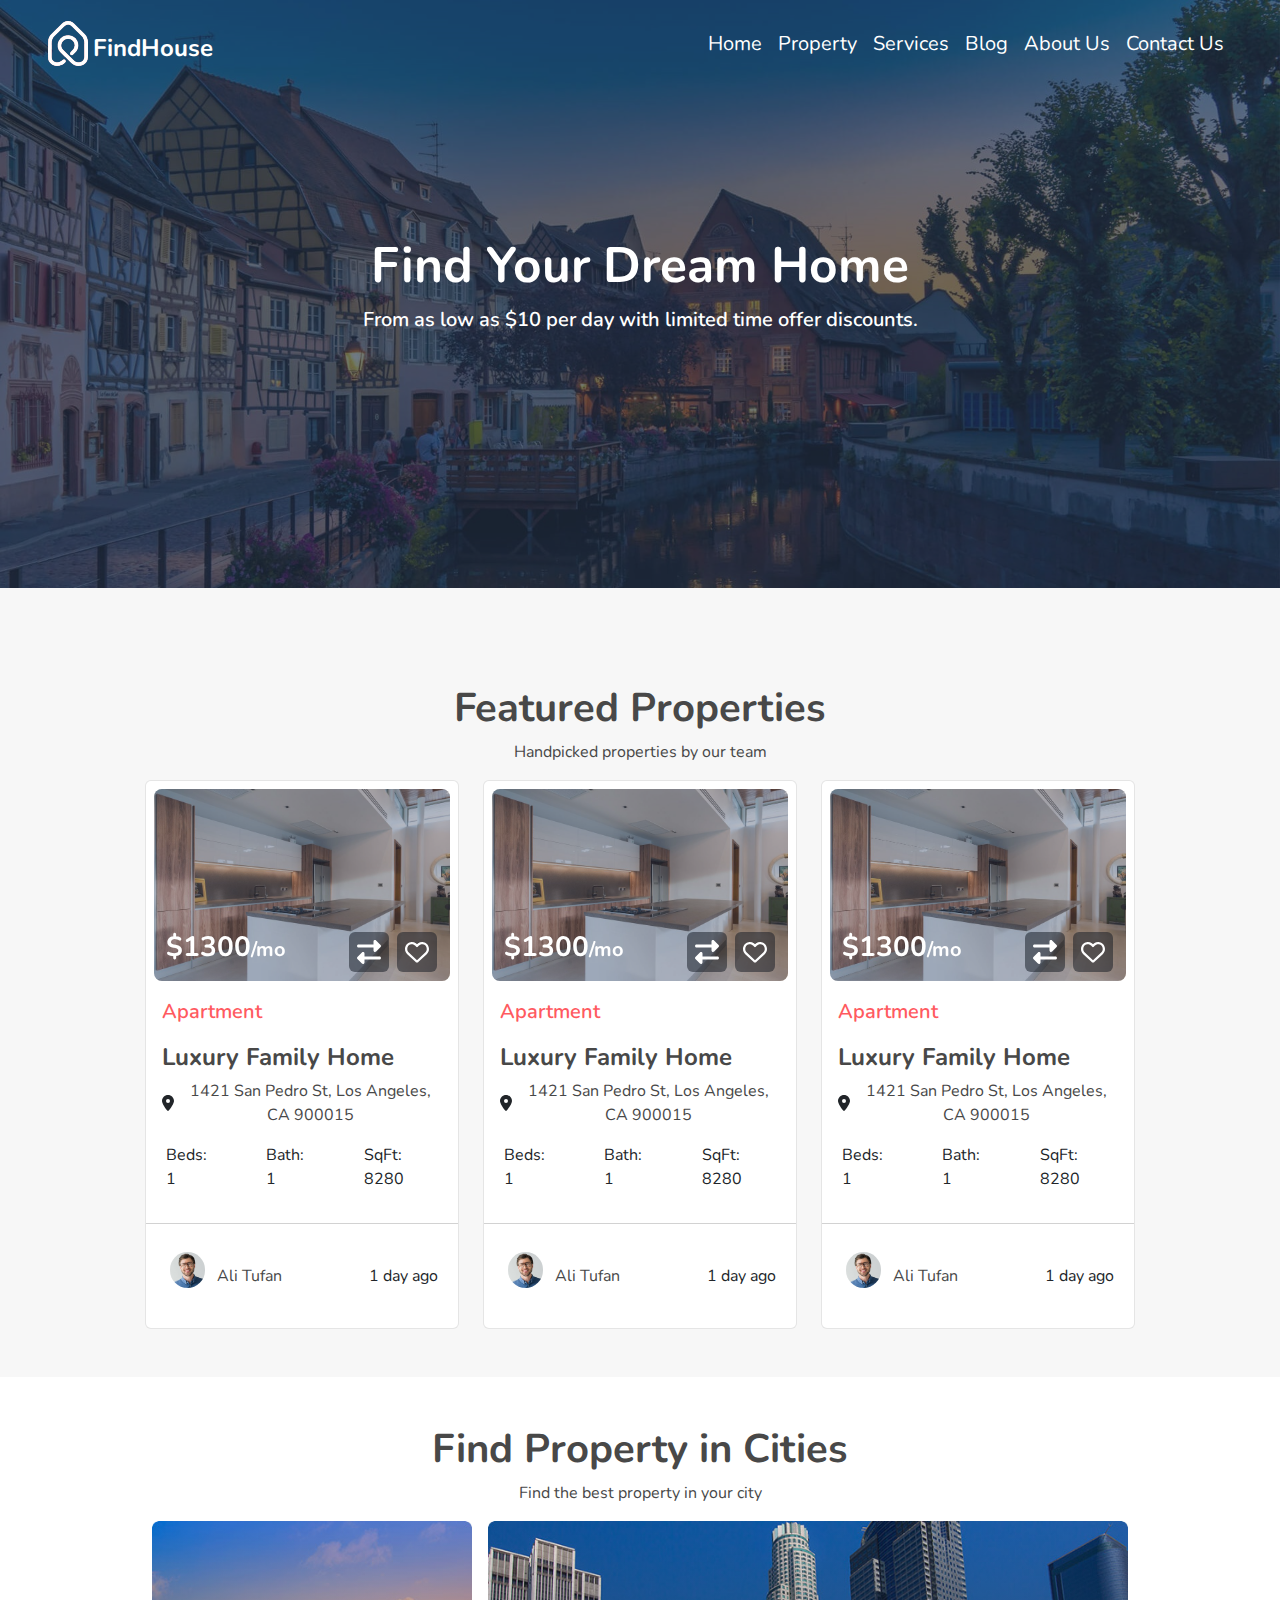
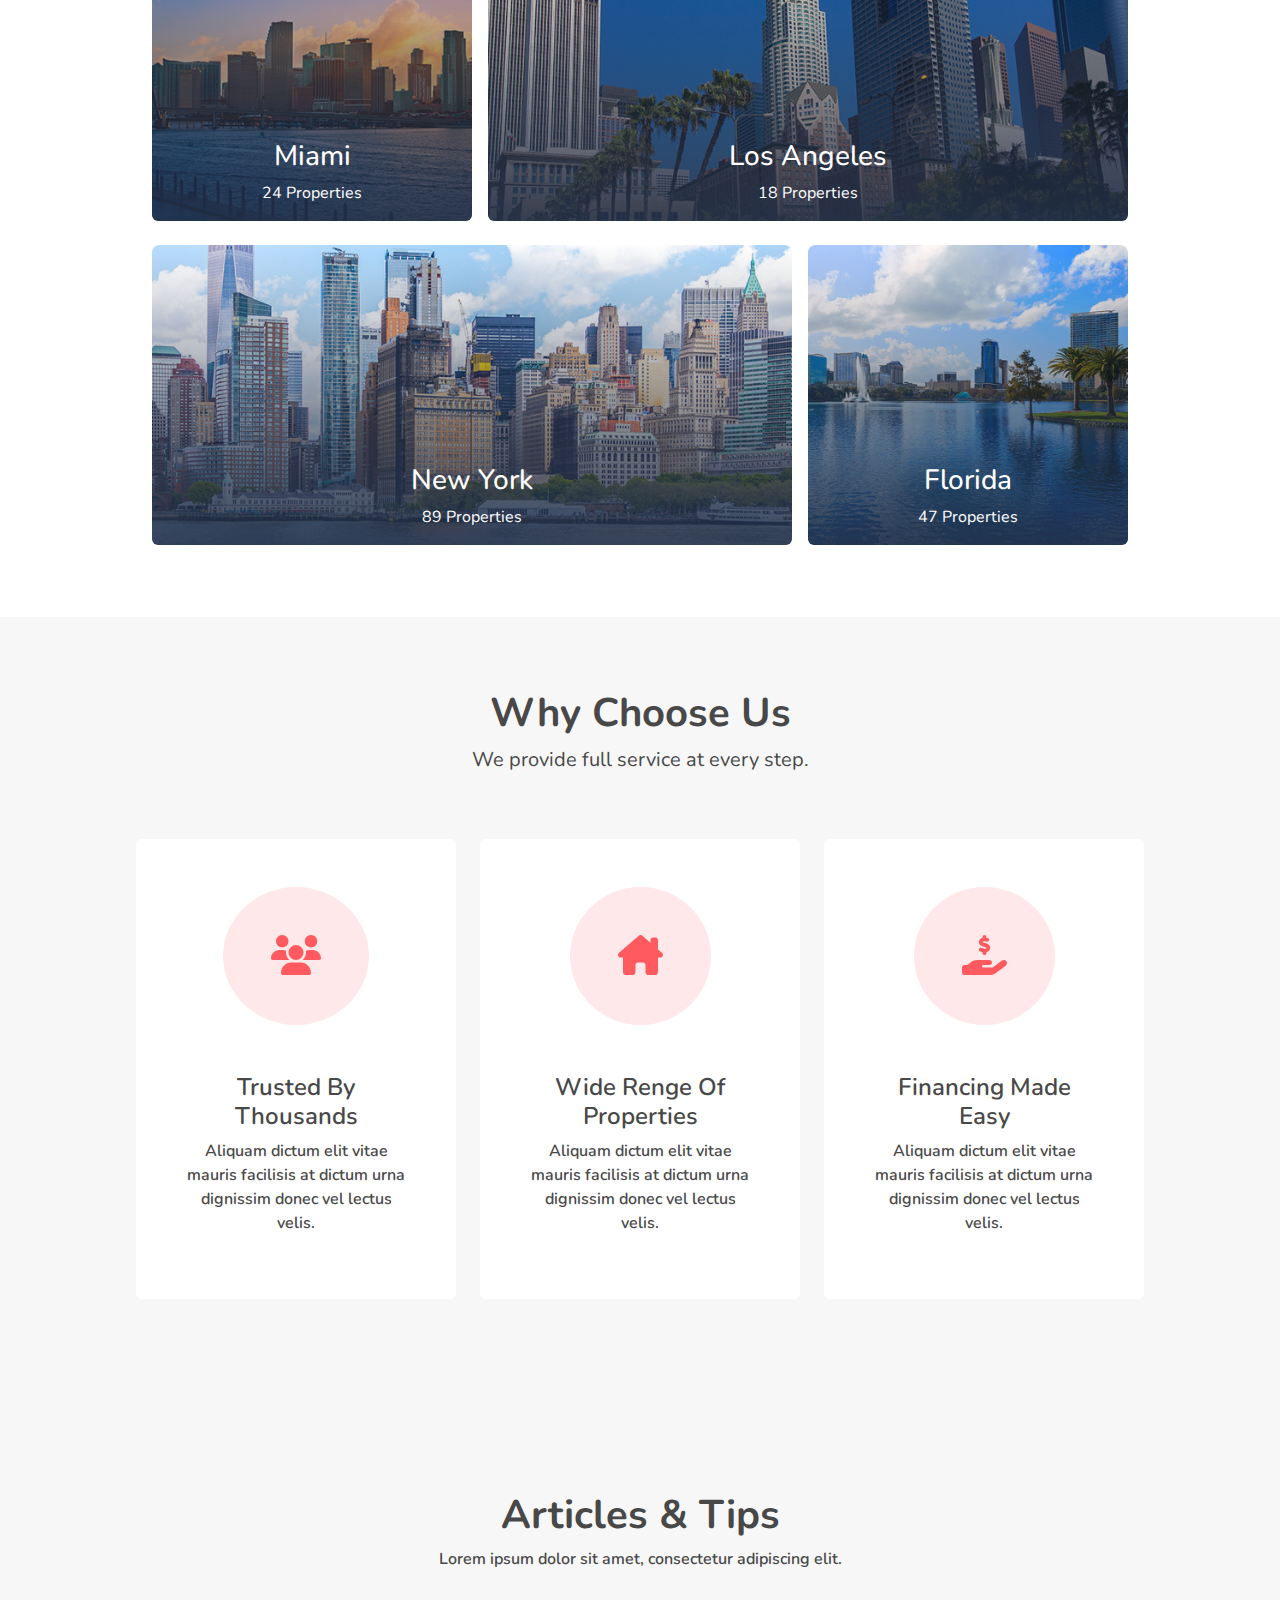
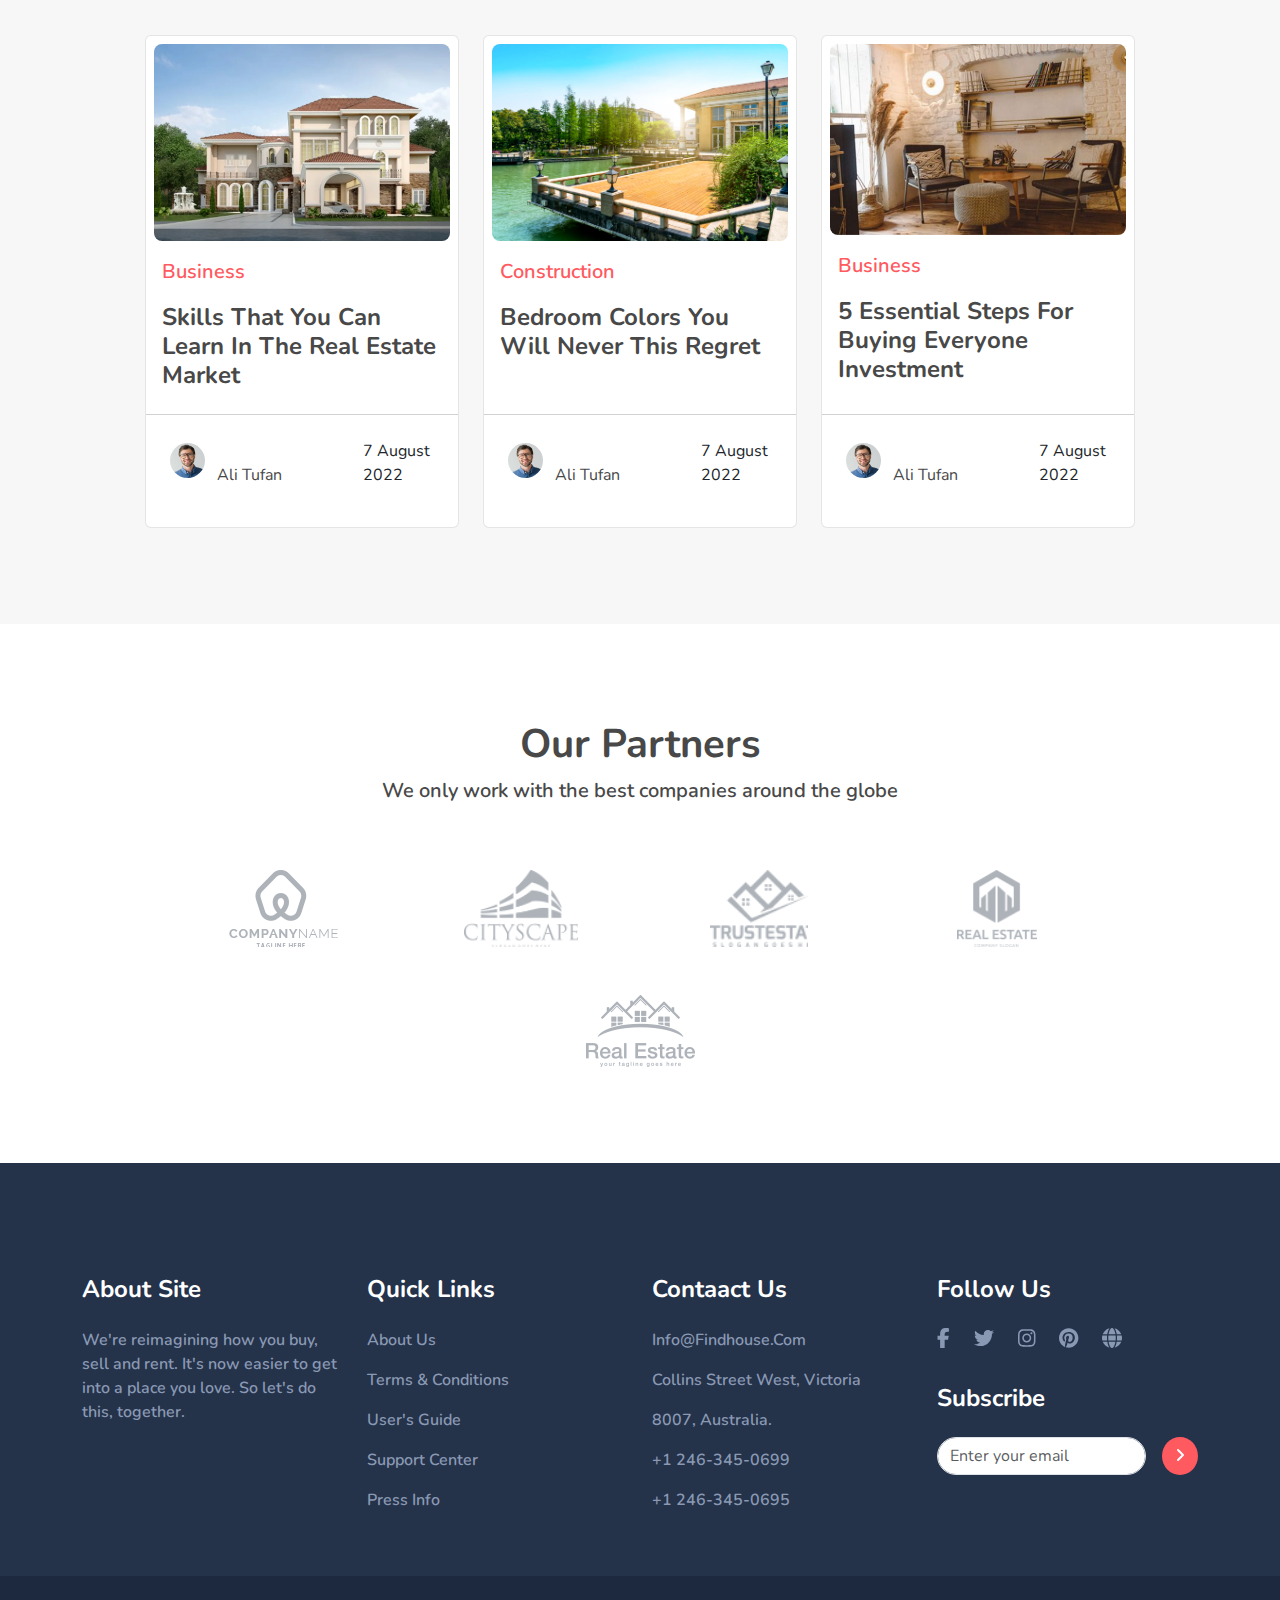
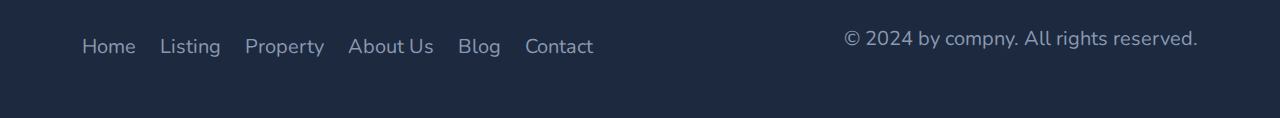
<file: index.html>
<!DOCTYPE html>
<html lang="en">
  <head>
    <!-- --------------------- meta tags --------------------- -->
    <meta charset="UTF-8" />
    <meta name="viewport" content="width=device-width, initial-scale=1.0" />

    <!-- -------------------- importing bootstrap css file --------------------- -->
    <link rel="stylesheet" href="./assets/css/bootstrap.min.css" />
    <!-- ------------------- importing fontsawesome css file ------------------- -->
    <link rel="stylesheet" href="./assets/css/all.min.css" />
    <!-- ------------------- importing custom css file ------------------- -->
    <link rel="stylesheet" href="./assets/css/style.css" />
    <!-- ------------------ importing custom layout css file ------------------- -->
    <link rel="stylesheet" href="./assets/css/custome-layout.css" />
    <!-- --------------------- importing animate css file ---------------------- -->
    <link rel="stylesheet" href="./assets/css/animation.css" />
    <!-- -------------------- importing responsive css file -------------------- -->
    <link rel="stylesheet" href="./assets/css/responsive.css" />

    <!-- --------------------------- website favicon --------------------------- -->
    <link rel="icon" href="./assets/images/logo.png" />
    <!-- ---------------------------- website title ---------------------------- -->
    <title>Real Estate</title>
  </head>
  <body>
    <!-- ------------------------------- navbar -------------------------------- -->
    <nav
      class="navbar navbar-expand-lg navbar-dark z-3 w-100 top-0 home-navbar position-sticky p-3 px-5 position-sticky top-0 bg-white"
      id="navbar"
    >
      <!-- ------------------- navbar brand for large devices -------------------- -->
      <a
        class="navbar-brand align-middle d-lg-block d-none"
        href="./index.html"
      >
        <img src="./assets/images/white-logo.png" alt="logo" />
        <span class="align-bottom fs-4 fw-bold"> FindHouse </span>
      </a>

      <!-- ------------------- navbar brand for small devices -------------------- -->
      <a class="navbar-brand align-middle d-lg-none" href="./index.html">
        <img src="./assets/images/logo.png" alt="logo" />
        <span class="align-bottom fs-4 fw-bold gray-text-color">
          FindHouse
        </span>
      </a>

      <!-- ------------------- navbar toggler button -------------------- -->
      <button
        class="navbar-toggler primary-bg primary-outline-focus"
        type="button"
        data-bs-toggle="collapse"
        data-bs-target="#navbarNav"
        aria-controls="navbarNav"
        aria-expanded="false"
        aria-label="Toggle navigation"
        id="navbarToggler"
      >
        <span class="navbar-toggler-icon"></span>
      </button>

      <!-- ------------------- navbar links -------------------- -->
      <div class="collapse navbar-collapse justify-content-end" id="navbarNav">
        <ul class="navbar-nav ml-auto text-capitalize fs-5">
          <!-- ------------------------------ nav item ------------------------------- -->
          <li class="nav-item">
            <a
              class="nav-link dark-secondary-color primary-color-hover"
              href="./index.html"
              >home</a
            >
          </li>
          <!-- ------------------------------ nav item ------------------------------- -->
          <li class="nav-item">
            <a
              class="nav-link dark-secondary-color primary-color-hover"
              href="#featuredProperties"
              >property</a
            >
          </li>
          <!-- ------------------------------ nav item ------------------------------- -->
          <li class="nav-item">
            <a
              class="nav-link dark-secondary-color primary-color-hover"
              href="#about"
              >services</a
            >
          </li>
          <!-- ------------------------------ nav item ------------------------------- -->
          <li class="nav-item">
            <a
              class="nav-link dark-secondary-color primary-color-hover"
              href="#contact"
              >blog</a
            >
          </li>
          <!-- ------------------------------ nav item ------------------------------- -->
          <li class="nav-item">
            <a
              class="nav-link dark-secondary-color primary-color-hover"
              href="./assets/html/about-us.html"
              >about us</a
            >
          </li>
          <!-- ------------------------------ nav item ------------------------------- -->
          <li class="nav-item">
            <a
              class="nav-link dark-secondary-color primary-color-hover"
              href="#contact"
              >contact us</a
            >
          </li>
        </ul>
      </div>
    </nav>

    <!-- -------------------- toast notification container --------------------- -->
    <div
      aria-live="polite"
      aria-atomic="true"
      class="position-sticky top-0 end-0 z-3"
    >
      <div class="toast-container top-0 end-0 p-3 z-3 overflow-hidden">
        <!-- ------------------------ subscribe email toast ------------------------ -->
        <div
          class="toast top-0 end-0 toast-loading"
          data-bs-delay="4550"
          role="alert"
          id="my-toast"
          aria-live="assertive"
          aria-atomic="true"
          data-autohide="false"
        >
          <div class="toast-header">
            <div class="d-flex flex-row align-items-center gap-4">
              <div>
                <i class="fa-solid fa-circle-check text-success fs-3"></i>
              </div>
              <div>
                <strong class="me-auto">Subscribed Successfully!!</strong>
              </div>
              <div class="ms-5">
                <button
                  type="button"
                  class="btn-close"
                  data-bs-dismiss="toast"
                  aria-label="Close"
                ></button>
              </div>
            </div>
          </div>
        </div>
      </div>
    </div>
    <!-- -------------------------- scroll up button --------------------------- -->
    <button
      class="btn secondary-bg rounded-circle scroll-up-btn position-fixed z-3 bottom-0 end-0 me-3 mb-3 d-none"
      id="scrollUpBtn"
    >
      <i class="fa-solid fa-arrow-up primary-color fs-3"></i>
    </button>

    <!-- ----------------------------- main image section ------------------------------ -->
    <section id="homeMainImage">
      <div class="container-fluid p-0 position-relative w-100">
        <!-- --------------------- main image div --------------------- -->
        <div class="position-relative w-100">
          <img src="./assets/images/1.jpg" alt="main-image" class="img-fluid" />
        </div>

        <!-- --------------------- overlay dark background div --------------------- -->
        <div class="overlay-dark-bg h-100 w-100 position-absolute top-0"></div>

        <!-- --------------------- main image content div --------------------- -->
        <div
          class="container position-absolute top-50 start-50 translate-middle w-100"
        >
          <div class="row text-center text-white">
            <h1 class="text-capitalize fw-bold">find your dream home</h1>
            <p class="fs-5 fw-semibold">
              From as low as $10 per day with limited time offer discounts.
            </p>
          </div>
        </div>
      </div>
    </section>

    <!-- --------------------- featured properties section --------------------- -->

    <section id="homeFeaturedProperties" class="light-gray-bg">
      <div class="container-fluid py-5">
        <!-- ----------------------------- header row ------------------------------ -->
        <div class="row text-center gray-text-color pt-5">
          <h1 class="fw-bold">Featured Properties</h1>
          <p>Handpicked properties by our team</p>
        </div>

        <!-- ----------------------------- properties row ------------------------------ -->
        <div class="row w-100 justify-content-center gap-4 mx-auto">
          <!-- ----------------------------- property card ------------------------------ -->
          <div
            class="card col-lg-3 col-sm-5 col-10 pt-2 p-0 gray-border border-0"
          >
            <!-- -------------------------- image card slider -------------------------- -->
            <div class="px-2">
              <div
                id="carouselExample"
                class="carousel slide position-relative overflow-hidden rounded-3"
              >
                <!-- ---------------------------- slider images ---------------------------- -->
                <div class="carousel-inner">
                  <!-- ---------------------------- slider image ----------------------------- -->
                  <div class="carousel-item active">
                    <img
                      src="./assets/images/8-850x550.jpg"
                      class="d-block w-100"
                      alt="property image"
                    />
                  </div>
                  <!-- ---------------------------- slider image ----------------------------- -->
                  <div class="carousel-item">
                    <img
                      src="./assets/images/9-850x550.jpg"
                      class="d-block w-100"
                      alt="property image"
                    />
                  </div>
                  <!-- ---------------------------- slider image ----------------------------- -->
                  <div class="carousel-item">
                    <img
                      src="./assets/images/12-1-850x550.jpg"
                      class="d-block w-100"
                      alt="property image"
                    />
                  </div>
                  <!-- ---------------------------- slider image ----------------------------- -->
                  <div class="carousel-item">
                    <img
                      src="./assets/images/13-850x550.jpg"
                      class="d-block w-100"
                      alt="property image"
                    />
                  </div>
                  <!-- ---------------------------- slider image ----------------------------- -->
                  <div class="carousel-item">
                    <img
                      src="./assets/images/14-850x550.jpg"
                      class="d-block w-100"
                      alt="property image"
                    />
                  </div>
                </div>

                <!-- -------------------------- slider control buttons -------------------------- -->
                <div
                  class="card-overlay container overlay-lighter-dark-bg w-100 h-100 z-1 top-0 position-absolute"
                >
                  <div class="row">
                    <!-- ----------------------------- prev button ----------------------------- -->
                    <button
                      class="carousel-control-prev"
                      type="button"
                      data-bs-target="#carouselExample"
                      data-bs-slide="prev"
                    >
                      <span
                        class="carousel-control-prev-icon"
                        aria-hidden="true"
                      ></span>
                      <span class="visually-hidden">Previous</span>
                    </button>

                    <!-- ----------------------------- next button ----------------------------- -->
                    <button
                      class="carousel-control-next"
                      type="button"
                      data-bs-target="#carouselExample"
                      data-bs-slide="next"
                    >
                      <span
                        class="carousel-control-next-icon"
                        aria-hidden="true"
                      ></span>
                      <span class="visually-hidden">Next</span>
                    </button>
                  </div>
                </div>

                <!-- --------------------- price , love , compare row ---------------------- -->

                <div class="container position-absolute bottom-0 z-1 w-100">
                  <div
                    class="row justify-content-start pb-2 gap-4 align-items-center"
                  >
                    <h3
                      class="col-5 col-sm-6 col-lg-7 text-white fw-bold align-bottom align-items-center"
                    >
                      $1300<span class="fs-5">/mo</span>
                    </h3>
                    <div
                      class="col-4 d-flex flex-row justify-content-end gap-2"
                    >
                      <i
                        class="fa-solid fa-right-left fs-4 bg-opacity-50 p-2 text-white black-50-bg rounded primary-bg-hover"
                      ></i>

                      <i
                        class="fa-regular fa-heart fs-4 bg-opacity-50 p-2 text-white black-50-bg rounded primary-bg-hover"
                      ></i>
                    </div>
                  </div>
                </div>
              </div>
            </div>

            <!-- ----------------------------- card body ----------------------------- -->
            <div class="card-body">
              <div class="card-title">
                <p class="primary-color fw-semibold fs-5">Apartment</p>
                <h4 class="gray-text-color fw-bold">Luxury Family Home</h4>
              </div>
              <div class="d-flex flex-row gap-1 align-items-center text-center">
                <i class="fa-solid fa-location-dot"></i>
                <p class="gray-text-color my-auto">
                  1421 San Pedro St, Los Angeles, CA 900015
                </p>
              </div>

              <div class="flex-row d-flex gap-5 mt-3 ps-1">
                <p>Beds: 1</p>
                <p>Bath: 1</p>
                <p>SqFt: 8280</p>
              </div>
            </div>

            <!-- ----------------------------- card footer ----------------------------- -->
            <div class="card-footer bg-transparent">
              <div class="row p-3 px-1">
                <!-- ----------------------------- profile row ----------------------------- -->
                <div class="d-flex flex-row col-8 gap-2">
                  <div class="col-3 rounded-circle p-1">
                    <img
                      src="./assets/images/5.jpg"
                      alt="profile"
                      class="rounded-circle w-100"
                    />
                  </div>
                  <div class="col-8 h-100 d-flex align-items-end pt-3">
                    <p class="text-capitalize gray-text-color">ali tufan</p>
                  </div>
                </div>
                <!-- --------------------------- posted time row --------------------------- -->
                <div class="d-flex col-4 align-items-end justify-content-end">
                  <p class="p-0">1 day ago</p>
                </div>
              </div>
            </div>
          </div>
          <!-- ----------------------------- property card ------------------------------ -->
          <div
            class="card col-lg-3 col-sm-5 col-10 pt-2 p-0 gray-border border-0"
          >
            <!-- -------------------------- image card slider -------------------------- -->
            <div class="px-2">
              <div
                id="carouselExample"
                class="carousel slide position-relative overflow-hidden rounded-3"
              >
                <!-- ---------------------------- slider images ---------------------------- -->
                <div class="carousel-inner">
                  <!-- ---------------------------- slider image ----------------------------- -->
                  <div class="carousel-item active">
                    <img
                      src="./assets/images/8-850x550.jpg"
                      class="d-block w-100"
                      alt="property image"
                    />
                  </div>
                  <!-- ---------------------------- slider image ----------------------------- -->
                  <div class="carousel-item">
                    <img
                      src="./assets/images/9-850x550.jpg"
                      class="d-block w-100"
                      alt="property image"
                    />
                  </div>
                  <!-- ---------------------------- slider image ----------------------------- -->
                  <div class="carousel-item">
                    <img
                      src="./assets/images/12-1-850x550.jpg"
                      class="d-block w-100"
                      alt="property image"
                    />
                  </div>
                  <!-- ---------------------------- slider image ----------------------------- -->
                  <div class="carousel-item">
                    <img
                      src="./assets/images/13-850x550.jpg"
                      class="d-block w-100"
                      alt="property image"
                    />
                  </div>
                  <!-- ---------------------------- slider image ----------------------------- -->
                  <div class="carousel-item">
                    <img
                      src="./assets/images/14-850x550.jpg"
                      class="d-block w-100"
                      alt="property image"
                    />
                  </div>
                </div>

                <!-- -------------------------- slider control buttons -------------------------- -->
                <div
                  class="card-overlay container overlay-lighter-dark-bg w-100 h-100 z-1 top-0 position-absolute"
                >
                  <div class="row">
                    <!-- ----------------------------- prev button ----------------------------- -->
                    <button
                      class="carousel-control-prev"
                      type="button"
                      data-bs-target="#carouselExample"
                      data-bs-slide="prev"
                    >
                      <span
                        class="carousel-control-prev-icon"
                        aria-hidden="true"
                      ></span>
                      <span class="visually-hidden">Previous</span>
                    </button>

                    <!-- ----------------------------- next button ----------------------------- -->
                    <button
                      class="carousel-control-next"
                      type="button"
                      data-bs-target="#carouselExample"
                      data-bs-slide="next"
                    >
                      <span
                        class="carousel-control-next-icon"
                        aria-hidden="true"
                      ></span>
                      <span class="visually-hidden">Next</span>
                    </button>
                  </div>
                </div>

                <!-- --------------------- price , love , compare row ---------------------- -->

                <div class="container position-absolute bottom-0 z-1 w-100">
                  <div
                    class="row justify-content-start pb-2 gap-4 align-items-center"
                  >
                    <h3
                      class="col-6 col-sm-6 col-lg-7 text-white fw-bold align-bottom align-items-center"
                    >
                      $1300<span class="fs-5">/mo</span>
                    </h3>
                    <div
                      class="col-4 d-flex flex-row justify-content-end gap-2"
                    >
                      <i
                        class="fa-solid fa-right-left fs-4 bg-opacity-50 p-2 text-white black-50-bg rounded primary-bg-hover"
                      ></i>

                      <i
                        class="fa-regular fa-heart fs-4 bg-opacity-50 p-2 text-white black-50-bg rounded primary-bg-hover"
                      ></i>
                    </div>
                  </div>
                </div>
              </div>
            </div>

            <!-- ----------------------------- card body ----------------------------- -->
            <div class="card-body">
              <div class="card-title">
                <p class="primary-color fw-semibold fs-5">Apartment</p>
                <h4 class="gray-text-color fw-bold">Luxury Family Home</h4>
              </div>
              <div class="d-flex flex-row gap-1 align-items-center text-center">
                <i class="fa-solid fa-location-dot"></i>
                <p class="gray-text-color my-auto">
                  1421 San Pedro St, Los Angeles, CA 900015
                </p>
              </div>

              <div class="flex-row d-flex gap-5 mt-3 ps-1">
                <p>Beds: 1</p>
                <p>Bath: 1</p>
                <p>SqFt: 8280</p>
              </div>
            </div>

            <!-- ----------------------------- card footer ----------------------------- -->
            <div class="card-footer bg-transparent">
              <div class="row p-3 px-1">
                <!-- ----------------------------- profile row ----------------------------- -->
                <div class="d-flex flex-row col-8 gap-2">
                  <div class="col-3 rounded-circle p-1">
                    <img
                      src="./assets/images/5.jpg"
                      alt="profile"
                      class="rounded-circle w-100"
                    />
                  </div>
                  <div class="col-8 h-100 d-flex align-items-end pt-3">
                    <p class="text-capitalize gray-text-color">ali tufan</p>
                  </div>
                </div>
                <!-- --------------------------- posted time row --------------------------- -->
                <div class="d-flex col-4 align-items-end justify-content-end">
                  <p class="p-0">1 day ago</p>
                </div>
              </div>
            </div>
          </div>
          <!-- ----------------------------- property card ------------------------------ -->
          <div
            class="card col-lg-3 col-sm-5 col-10 pt-2 p-0 gray-border border-0"
          >
            <!-- -------------------------- image card slider -------------------------- -->
            <div class="px-2">
              <div
                id="carouselExample"
                class="carousel slide position-relative overflow-hidden rounded-3"
              >
                <!-- ---------------------------- slider images ---------------------------- -->
                <div class="carousel-inner">
                  <!-- ---------------------------- slider image ----------------------------- -->
                  <div class="carousel-item active">
                    <img
                      src="./assets/images/8-850x550.jpg"
                      class="d-block w-100"
                      alt="property image"
                    />
                  </div>
                  <!-- ---------------------------- slider image ----------------------------- -->
                  <div class="carousel-item">
                    <img
                      src="./assets/images/9-850x550.jpg"
                      class="d-block w-100"
                      alt="property image"
                    />
                  </div>
                  <!-- ---------------------------- slider image ----------------------------- -->
                  <div class="carousel-item">
                    <img
                      src="./assets/images/12-1-850x550.jpg"
                      class="d-block w-100"
                      alt="property image"
                    />
                  </div>
                  <!-- ---------------------------- slider image ----------------------------- -->
                  <div class="carousel-item">
                    <img
                      src="./assets/images/13-850x550.jpg"
                      class="d-block w-100"
                      alt="property image"
                    />
                  </div>
                  <!-- ---------------------------- slider image ----------------------------- -->
                  <div class="carousel-item">
                    <img
                      src="./assets/images/14-850x550.jpg"
                      class="d-block w-100"
                      alt="property image"
                    />
                  </div>
                </div>

                <!-- -------------------------- slider control buttons -------------------------- -->
                <div
                  class="card-overlay container overlay-lighter-dark-bg w-100 h-100 z-1 top-0 position-absolute"
                >
                  <div class="row">
                    <!-- ----------------------------- prev button ----------------------------- -->
                    <button
                      class="carousel-control-prev"
                      type="button"
                      data-bs-target="#carouselExample"
                      data-bs-slide="prev"
                    >
                      <span
                        class="carousel-control-prev-icon"
                        aria-hidden="true"
                      ></span>
                      <span class="visually-hidden">Previous</span>
                    </button>

                    <!-- ----------------------------- next button ----------------------------- -->
                    <button
                      class="carousel-control-next"
                      type="button"
                      data-bs-target="#carouselExample"
                      data-bs-slide="next"
                    >
                      <span
                        class="carousel-control-next-icon"
                        aria-hidden="true"
                      ></span>
                      <span class="visually-hidden">Next</span>
                    </button>
                  </div>
                </div>

                <!-- --------------------- price , love , compare row ---------------------- -->

                <div class="container position-absolute bottom-0 z-1 w-100">
                  <div
                    class="row justify-content-start pb-2 gap-4 align-items-center"
                  >
                    <h3
                      class="col-6 col-sm-6 col-lg-7 text-white fw-bold align-bottom align-items-center"
                    >
                      $1300<span class="fs-5">/mo</span>
                    </h3>
                    <div
                      class="col-4 d-flex flex-row justify-content-end gap-2"
                    >
                      <i
                        class="fa-solid fa-right-left fs-4 bg-opacity-50 p-2 text-white black-50-bg rounded primary-bg-hover"
                      ></i>

                      <i
                        class="fa-regular fa-heart fs-4 bg-opacity-50 p-2 text-white black-50-bg rounded primary-bg-hover"
                      ></i>
                    </div>
                  </div>
                </div>
              </div>
            </div>

            <!-- ----------------------------- card body ----------------------------- -->
            <div class="card-body">
              <div class="card-title">
                <p class="primary-color fw-semibold fs-5">Apartment</p>
                <h4 class="gray-text-color fw-bold">Luxury Family Home</h4>
              </div>
              <div class="d-flex flex-row gap-1 align-items-center text-center">
                <i class="fa-solid fa-location-dot"></i>
                <p class="gray-text-color my-auto">
                  1421 San Pedro St, Los Angeles, CA 900015
                </p>
              </div>

              <div class="flex-row d-flex gap-5 mt-3 ps-1">
                <p>Beds: 1</p>
                <p>Bath: 1</p>
                <p>SqFt: 8280</p>
              </div>
            </div>

            <!-- ----------------------------- card footer ----------------------------- -->
            <div class="card-footer bg-transparent">
              <div class="row p-3 px-1">
                <!-- ----------------------------- profile row ----------------------------- -->
                <div class="d-flex flex-row col-8 gap-2">
                  <div class="col-3 rounded-circle p-1">
                    <img
                      src="./assets/images/5.jpg"
                      alt="profile"
                      class="rounded-circle w-100"
                    />
                  </div>
                  <div class="col-8 h-100 d-flex align-items-end pt-3">
                    <p class="text-capitalize gray-text-color">ali tufan</p>
                  </div>
                </div>
                <!-- --------------------------- posted time row --------------------------- -->
                <div class="d-flex col-4 align-items-end justify-content-end">
                  <p class="p-0">1 day ago</p>
                </div>
              </div>
            </div>
          </div>
        </div>
      </div>
    </section>

    <!-- ------------------- find property in cities section ------------------- -->

    <section id="homeFindPropertyInCities">
      <div class="container-fluid py-5">
        <!-- ----------------------------- header row ------------------------------ -->
        <div class="row">
          <h1 class="text-center fw-bold gray-text-color">
            Find Property in Cities
          </h1>
          <p class="text-center gray-text-color">
            Find the best property in your city
          </p>
        </div>

        <!-- ----------------------------- cities row ------------------------------ -->
        <div class="row justify-content-center gap-3 mb-4">
          <!-- ----------------------------- city card ------------------------------ -->
          <div
            class="col-10 col-lg-3 col-md-3 col-sm-11 position-relative overflow-hidden p-0 rounded city-card"
          >
            <img
              src="./assets/images/miami.jpg"
              alt="miami"
              class="w-100 h-100"
            />
            <div
              class="position-absolute bottom-0 d-flex flex-column align-items-center justify-content-end h-100 gradient-overlay w-100"
            >
              <h3 class="text-capitalize text-white text-center">miami</h3>
              <p class="text-capitalize text-white text-center">
                24 properties
              </p>
            </div>
          </div>
          <!-- ----------------------------- city card ------------------------------ -->
          <div
            class="col-10 col-lg-6 col-md-7 col-sm-11 position-relative overflow-hidden p-0 rounded city-card"
          >
            <img
              src="./assets/images/los.jpg"
              alt="miami"
              class="w-100 h-100"
            />
            <div
              class="position-absolute bottom-0 d-flex flex-column align-items-center justify-content-end h-100 gradient-overlay w-100"
            >
              <h3 class="text-capitalize text-white text-center">
                los angeles
              </h3>
              <p class="text-capitalize text-white text-center">
                18 properties
              </p>
            </div>
          </div>
        </div>

        <!-- ----------------------------- cities row ------------------------------ -->
        <div class="row justify-content-center gap-3 mb-4">
          <!-- ----------------------------- city card ------------------------------ -->
          <div
            class="col-10 col-lg-6 col-md-7 col-sm-11 position-relative overflow-hidden p-0 rounded city-card"
          >
            <img
              src="./assets/images/newyork.jpg"
              alt="miami"
              class="w-100 h-100"
            />
            <div
              class="position-absolute bottom-0 d-flex flex-column align-items-center justify-content-end h-100 gradient-overlay w-100"
            >
              <h3 class="text-capitalize text-white text-center">new york</h3>
              <p class="text-capitalize text-white text-center">
                89 properties
              </p>
            </div>
          </div>
          <!-- ----------------------------- city card ------------------------------ -->
          <div
            class="col-10 col-lg-3 col-md-3 col-sm-11 position-relative overflow-hidden p-0 rounded city-card"
          >
            <img
              src="./assets/images/florida.jpg"
              alt="miami"
              class="w-100 h-100"
            />
            <div
              class="position-absolute bottom-0 d-flex flex-column align-items-center justify-content-end h-100 gradient-overlay w-100"
            >
              <h3 class="text-capitalize text-white text-center">florida</h3>
              <p class="text-capitalize text-white text-center">
                47 properties
              </p>
            </div>
          </div>
        </div>
      </div>
    </section>

    <!-- --------------------------- why us section ---------------------------- -->
    <section id="homeWhyUs" class="light-gray-bg">
      <div class="container-fluid py-5">
        <!-- ----------------------------- header row ------------------------------ -->
        <div class="row mt-4">
          <h1 class="text-center fw-bold gray-text-color text-capitalize">
            why choose us
          </h1>
          <p class="text-center gray-text-color fs-5">
            We provide full service at every step.
          </p>
        </div>

        <!-- ----------------------------- why us row ------------------------------ -->
        <div class="row justify-content-center gap-4 py-5">
          <!-- -------------------------------- card --------------------------------- -->
          <div
            class="col-10 col-lg-3 col-sm-5 bg-white rounded d-flex flex-column justify-content-center align-items-center text-center p-5 gap-5"
          >
            <!-- ------------------------------ card top ------------------------------- -->
            <div class="rounded-circle lighter-primary-bg p-5">
              <i class="fa-solid fa-users fs-1 fw-bold primary-color"></i>
            </div>
            <!-- ------------------------------ card body ------------------------------- -->
            <div>
              <h4 class="fw-semibold gray-text-color">Trusted By Thousands</h4>
              <p class="fw-semibold gray-text-color">
                Aliquam dictum elit vitae mauris facilisis at dictum urna
                dignissim donec vel lectus velis.
              </p>
            </div>
          </div>
          <!-- -------------------------------- card --------------------------------- -->
          <div
            class="col-10 col-lg-3 col-sm-5 bg-white rounded d-flex flex-column justify-content-center align-items-center text-center p-5 gap-5"
          >
            <!-- ------------------------------ card top ------------------------------- -->
            <div class="rounded-circle lighter-primary-bg p-5">
              <i
                class="fa-solid fa-house-chimney fs-1 fw-bold primary-color"
              ></i>
            </div>
            <!-- ------------------------------ card body ------------------------------- -->
            <div>
              <h4 class="fw-semibold gray-text-color">
                Wide Renge Of Properties
              </h4>
              <p class="fw-semibold gray-text-color">
                Aliquam dictum elit vitae mauris facilisis at dictum urna
                dignissim donec vel lectus velis.
              </p>
            </div>
          </div>
          <!-- -------------------------------- card --------------------------------- -->
          <div
            class="col-10 col-lg-3 col-sm-5 bg-white rounded d-flex flex-column justify-content-center align-items-center text-center p-5 gap-5"
          >
            <!-- ------------------------------ card top ------------------------------- -->
            <div class="rounded-circle lighter-primary-bg p-5">
              <i
                class="fa-solid fa-hand-holding-dollar fs-1 fw-bold primary-color"
              ></i>
            </div>
            <!-- ------------------------------ card body ------------------------------- -->
            <div>
              <h4 class="fw-semibold gray-text-color">Financing Made Easy</h4>
              <p class="fw-semibold gray-text-color">
                Aliquam dictum elit vitae mauris facilisis at dictum urna
                dignissim donec vel lectus velis.
              </p>
            </div>
          </div>
        </div>
      </div>
    </section>

    <!-- ----------------------- Articles & Tips Section ----------------------- -->
    <section id="homeArticls" class="light-gray-bg">
      <div class="container-fluid py-5">
        <!-- ------------------------------ heder row ------------------------------ -->
        <div class="row text-center gray-text-color pt-5 mb-5">
          <h1 class="fw-bold">Articles & Tips</h1>
          <p class="fw-semibold fs-6">
            Lorem ipsum dolor sit amet, consectetur adipiscing elit.
          </p>
        </div>

        <!-- ----------------------------- Articles row ----------------------------- -->
        <div class="row justify-content-center gap-4 mx-auto mb-5">
          <!-- ----------------------------- Article card ------------------------------ -->
          <div
            class="card col-lg-3 col-sm-5 col-10 pt-2 p-0 gray-border border-0"
          >
            <!-- -------------------------- image card -------------------------- -->
            <div class="px-2">
              <div class="slide position-relative overflow-hidden rounded-3">
                <div class="carousel-item active">
                  <img
                    src="./assets/images/house-isolated-field-1.webp"
                    class="d-block w-100"
                    alt="property image"
                  />
                </div>
              </div>
            </div>

            <!-- ----------------------------- card body ----------------------------- -->
            <div class="card-body">
              <div class="card-title">
                <p class="primary-color fw-semibold fs-5 text-capitalize">
                  Business
                </p>
                <h4
                  class="gray-text-color fw-bold text-capitalize primary-color-hover"
                >
                  Skills That You Can Learn In The Real Estate Market
                </h4>
              </div>
            </div>

            <!-- ----------------------------- card footer ----------------------------- -->
            <div class="card-footer bg-transparent">
              <div class="row p-3 px-1">
                <!-- ----------------------------- profile row ----------------------------- -->
                <div class="d-flex flex-row col-8 gap-2">
                  <div class="col-3 rounded-circle p-1">
                    <img
                      src="./assets/images/5.jpg"
                      alt="profile"
                      class="rounded-circle w-100"
                    />
                  </div>
                  <div class="col-8 h-100 d-flex align-items-end pt-3">
                    <p class="text-capitalize gray-text-color">ali tufan</p>
                  </div>
                </div>
                <!-- --------------------------- posted time row --------------------------- -->
                <div class="d-flex col-4 align-items-end justify-content-end">
                  <p class="p-0">7 August 2022</p>
                </div>
              </div>
            </div>
          </div>
          <!-- ----------------------------- Article card ------------------------------ -->
          <div
            class="card col-lg-3 col-sm-5 col-10 pt-2 p-0 gray-border border-0"
          >
            <!-- -------------------------- image card -------------------------- -->
            <div class="px-2">
              <div class="slide position-relative overflow-hidden rounded-3">
                <div class="carousel-item active">
                  <img
                    src="./assets/images/9-characteristics-4.jpg"
                    class="d-block w-100"
                    alt="property image"
                  />
                </div>
              </div>
            </div>

            <!-- ----------------------------- card body ----------------------------- -->
            <div class="card-body">
              <div class="card-title">
                <p class="primary-color fw-semibold fs-5 text-capitalize">
                  Construction
                </p>
                <h4
                  class="gray-text-color fw-bold text-capitalize primary-color-hover"
                >
                  Bedroom Colors You will Never this Regret
                </h4>
              </div>
            </div>

            <!-- ----------------------------- card footer ----------------------------- -->
            <div class="card-footer bg-transparent">
              <div class="row p-3 px-1">
                <!-- ----------------------------- profile row ----------------------------- -->
                <div class="d-flex flex-row col-8 gap-2">
                  <div class="col-3 rounded-circle p-1">
                    <img
                      src="./assets/images/5.jpg"
                      alt="profile"
                      class="rounded-circle w-100"
                    />
                  </div>
                  <div class="col-8 h-100 d-flex align-items-end pt-3">
                    <p class="text-capitalize gray-text-color">ali tufan</p>
                  </div>
                </div>
                <!-- --------------------------- posted time row --------------------------- -->
                <div class="d-flex col-4 align-items-end justify-content-end">
                  <p class="p-0">7 August 2022</p>
                </div>
              </div>
            </div>
          </div>
          <!-- ----------------------------- Article card ------------------------------ -->
          <div
            class="card col-lg-3 col-sm-5 col-10 pt-2 p-0 gray-border border-0"
          >
            <!-- -------------------------- image card -------------------------- -->
            <div class="px-2">
              <div class="slide position-relative overflow-hidden rounded-3">
                <div class="carousel-item active">
                  <img
                    src="./assets/images/blog2-op5h9ukqohpvlj56kvz57kxf15eqhdeymxa36hjeck.jpg"
                    class="d-block w-100"
                    alt="property image"
                  />
                </div>
              </div>
            </div>

            <!-- ----------------------------- card body ----------------------------- -->
            <div class="card-body">
              <div class="card-title">
                <p class="primary-color fw-semibold fs-5 text-capitalize">
                  Business
                </p>
                <h4
                  class="gray-text-color fw-bold text-capitalize primary-color-hover"
                >
                  5 Essential Steps for Buying everyone Investment
                </h4>
              </div>
            </div>

            <!-- ----------------------------- card footer ----------------------------- -->
            <div class="card-footer bg-transparent">
              <div class="row p-3 px-1">
                <!-- ----------------------------- profile row ----------------------------- -->
                <div class="d-flex flex-row col-8 gap-2">
                  <div class="col-3 rounded-circle p-1">
                    <img
                      src="./assets/images/5.jpg"
                      alt="profile"
                      class="rounded-circle w-100"
                    />
                  </div>
                  <div class="col-8 h-100 d-flex align-items-end pt-3">
                    <p class="text-capitalize gray-text-color">ali tufan</p>
                  </div>
                </div>
                <!-- --------------------------- posted time row --------------------------- -->
                <div class="d-flex col-4 align-items-end justify-content-end">
                  <p class="p-0">7 August 2022</p>
                </div>
              </div>
            </div>
          </div>
        </div>
      </div>
    </section>

    <!-- ------------------------ Our Partners Section ------------------------- -->

    <section id="homeOurPartners">
      <div class="container py-5">
        <!-- ----------------------------- header row ------------------------------ -->
        <div class="row mb-5">
          <h1 class="text-center fw-bold gray-text-color pt-5">Our Partners</h1>
          <p class="text-center gray-text-color fs-5 fw-semibold">
            We only work with the best companies around the globe
          </p>
        </div>

        <!-- ----------------------------- partners row ----------------------------- -->
        <div class="row justify-content-center gap-5 mb-5">
          <!-- ----------------------------- partner card ----------------------------- -->
          <div
            class="col-5 col-sm-4 col-md-3 col-lg-2 jus d-flex justify-content-center"
          >
            <img
              src="./assets/images/brand01.png"
              alt="brand01"
              class="img-fluid"
            />
          </div>
          <!-- ----------------------------- partner card ----------------------------- -->
          <div
            class="col-5 col-sm-4 col-md-3 col-lg-2 jus d-flex justify-content-center"
          >
            <img
              src="./assets/images/brand03.png"
              alt="brand03"
              class="img-fluid"
            />
          </div>
          <!-- ----------------------------- partner card ----------------------------- -->
          <div
            class="col-5 col-sm-4 col-md-3 col-lg-2 jus d-flex justify-content-center"
          >
            <img
              src="./assets/images/brand04.png"
              alt="brand04"
              class="img-fluid"
            />
          </div>
          <!-- ----------------------------- partner card ----------------------------- -->
          <div
            class="col-5 col-sm-4 col-md-3 col-lg-2 jus d-flex justify-content-center"
          >
            <img
              src="./assets/images/brand05.png"
              alt="brand05"
              class="img-fluid"
            />
          </div>

          <!-- ----------------------------- partner card ----------------------------- -->
          <div
            class="col-5 col-sm-4 col-md-3 col-lg-2 jus d-flex justify-content-center"
          >
            <img
              src="./assets/images/brand06.png"
              alt="brand06"
              class="img-fluid"
            />
          </div>
        </div>
      </div>
    </section>

    <!-- --------------------------- footer section ---------------------------- -->
    <footer>
      <!-- ----------------------------- top footer ------------------------------ -->
      <div class="w-100 secondary-bg justify-content-center p-5">
        <div class="container pt-5">
          <div class="row pt-3">
            <!-- ----------------------------- about site ----------------------------- -->
            <div class="col-lg-3 col-sm-6 col-12">
              <h4 class="text-capitalize text-white fw-bold mb-4">
                about site
              </h4>
              <p class="light-gray-text-color fs-6 fw-semibold">
                We're reimagining how you buy, sell and rent. It's now easier to
                get into a place you love. So let's do this, together.
              </p>
            </div>

            <!-- ----------------------------- Quick Links ----------------------------- -->
            <div class="col-lg-3 col-sm-6 col-12">
              <h4 class="text-capitalize text-white fw-bold mb-4">
                Quick Links
              </h4>
              <ul class="list-unstyled">
                <li class="mb-3">
                  <a
                    href="./assets/html/about-us.html"
                    class="white-hover light-gray-text-color text-decoration-none text-capitalize fw-semibold"
                    >about us</a
                  >
                </li>
                <li class="mb-3">
                  <a
                    href="#"
                    class="white-hover light-gray-text-color text-decoration-none text-capitalize fw-semibold"
                    >terms & conditions</a
                  >
                </li>
                <li class="mb-3">
                  <a
                    href="#"
                    class="white-hover light-gray-text-color text-decoration-none text-capitalize fw-semibold"
                    >user's guide</a
                  >
                </li>
                <li class="mb-3">
                  <a
                    href="#"
                    class="white-hover light-gray-text-color text-decoration-none text-capitalize fw-semibold"
                    >support center</a
                  >
                </li>
                <li class="mb-3">
                  <a
                    href="#"
                    class="white-hover light-gray-text-color text-decoration-none text-capitalize fw-semibold"
                    >press info</a
                  >
                </li>
              </ul>
            </div>

            <!-- ----------------------------- contaact us ----------------------------- -->
            <div class="col-lg-3 col-sm-6 col-12">
              <h4 class="text-capitalize text-white fw-bold mb-4">
                contaact us
              </h4>
              <ul class="list-unstyled">
                <li class="mb-3">
                  <a
                    href="mailto:info@findhouse.com"
                    class="white-hover light-gray-text-color text-decoration-none text-capitalize fw-semibold"
                    >info@findhouse.com</a
                  >
                </li>
                <li class="mb-3">
                  <a
                    href="https://maps.app.goo.gl/Meojq2NbvPpwNX6F7"
                    class="white-hover light-gray-text-color text-decoration-none text-capitalize fw-semibold"
                    >Collins Street West, Victoria</a
                  >
                </li>
                <li class="mb-3">
                  <a
                    href="https://maps.app.goo.gl/Meojq2NbvPpwNX6F7"
                    class="white-hover light-gray-text-color text-decoration-none text-capitalize fw-semibold"
                    >8007, Australia.</a
                  >
                </li>
                <li class="mb-3">
                  <a
                    href="tel:+1 246-345-0699"
                    class="white-hover light-gray-text-color text-decoration-none text-capitalize fw-semibold"
                    >+1 246-345-0699</a
                  >
                </li>
                <li class="mb-3">
                  <a
                    href="tel:+1 246-345-0695"
                    class="white-hover light-gray-text-color text-decoration-none text-capitalize fw-semibold"
                    >+1 246-345-0695</a
                  >
                </li>
              </ul>
            </div>

            <!-- ----------------------------- social media ----------------------------- -->
            <div class="col-lg-3 col-sm-6 col-12">
              <h4 class="text-capitalize text-white fw-bold mb-4">follow us</h4>
              <ul class="list-unstyled flex-row d-flex gap-4">
                <li class="mb-3">
                  <a
                    href="mailto:info@findhouse.com"
                    class="white-hover light-gray-text-color text-decoration-none text-capitalize fw-semibold"
                  >
                    <i class="fs-5 fa-brands fa-facebook-f"></i
                  ></a>
                </li>
                <li class="mb-3">
                  <a
                    href="https://maps.app.goo.gl/Meojq2NbvPpwNX6F7"
                    class="white-hover light-gray-text-color text-decoration-none text-capitalize fw-semibold"
                    ><i class="fs-5 fa-brands fa-twitter"></i
                  ></a>
                </li>
                <li class="mb-3">
                  <a
                    href="https://maps.app.goo.gl/Meojq2NbvPpwNX6F7"
                    class="white-hover light-gray-text-color text-decoration-none text-capitalize fw-semibold"
                    ><i class="fs-5 fa-brands fa-instagram"></i
                  ></a>
                </li>
                <li class="mb-3">
                  <a
                    href="tel:+1 246-345-0699"
                    class="white-hover light-gray-text-color text-decoration-none text-capitalize fw-semibold"
                    ><i class="fs-5 fa-brands fa-pinterest"></i
                  ></a>
                </li>
                <li class="mb-3">
                  <a
                    href="tel:+1 246-345-0695"
                    class="white-hover light-gray-text-color text-decoration-none text-capitalize fw-semibold"
                    ><i class="fs-5 fa-solid fa-globe"></i
                  ></a>
                </li>
              </ul>

              <!-- ----------------------------- subscribe ----------------------------- -->
              <h4 class="text-capitalize text-white fw-bold mb-4">Subscribe</h4>
              <form
                id="subscribeForm"
                class="needs-validation d-flex f-row gap-3"
                novalidate
              >
                <div class="position-relative">
                  <input
                    type="email"
                    id="subscribeEmail"
                    class="form-control rounded-pill"
                    aria-describedby="validationServerEmailSubcribe"
                    required
                    placeholder="Enter your email"
                  />
                  <div
                    id="validationServerEmailSubcribe"
                    class="invalid-feedback position-absolute"
                  >
                    Please Enter Your Email.
                  </div>
                </div>
                <button
                  class="btn primary-bg text-white rounded-circle"
                  type="submit"
                  data-bs-target="#my-toast"
                >
                  <i class="fa-solid fa-angle-right"></i>
                </button>
              </form>
            </div>
          </div>
        </div>
      </div>

      <!-- ----------------------------- bottom footer ------------------------------ -->
      <div class="w-100 dark-secondary-bg p-5">
        <div class="container">
          <div class="row">
            <div
              class="d-flex flex-md-row flex-sm-column flex-column justify-content-between row-gap-5"
            >
              <div class="d-flex">
                <ul
                  class="list-unstyled d-flex flex-md-row flex-sm-column flex-column gap-4 my-auto"
                >
                  <li>
                    <a
                      href="./index.html"
                      class="white-hover light-gray-text-color text-decoration-none text-capitalize fs-5"
                      >home</a
                    >
                  </li>
                  <li>
                    <a
                      href="#"
                      class="white-hover light-gray-text-color text-decoration-none text-capitalize fs-5"
                      >listing</a
                    >
                  </li>
                  <li>
                    <a
                      href="#"
                      class="white-hover light-gray-text-color text-decoration-none text-capitalize fs-5"
                      >property</a
                    >
                  </li>
                  <li>
                    <a
                      href="./assets/html/about-us.html"
                      class="white-hover light-gray-text-color text-decoration-none text-capitalize fs-5"
                      >about us</a
                    >
                  </li>
                  <li>
                    <a
                      href="#"
                      class="white-hover light-gray-text-color text-decoration-none text-capitalize fs-5"
                      >blog</a
                    >
                  </li>
                  <li>
                    <a
                      href="#"
                      class="white-hover light-gray-text-color text-decoration-none text-capitalize fs-5"
                      >contact</a
                    >
                  </li>
                </ul>
              </div>
              <div>
                <p class="light-gray-text-color fs-5">
                  © 2024 by compny. All rights reserved.
                </p>
              </div>
            </div>
          </div>
        </div>
      </div>
    </footer>

    <!-- -------------------------- importing jquery --------------------------- -->
    <script src="./assets/js/jquery-3.7.1.min.js"></script>
    <!-- --------------------- importing bootstrap js file --------------------- -->
    <script src="./assets/js/bootstrap.min.js"></script>
    <!-- ------------------- importing fontsawesome js file ------------------- -->
    <script src="./assets/js/all.min.js"></script>
    <!-- ---------------------- importing custom js file ----------------------- -->
    <script src="./assets/js/index.js"></script>
  </body>
</html>
</file>
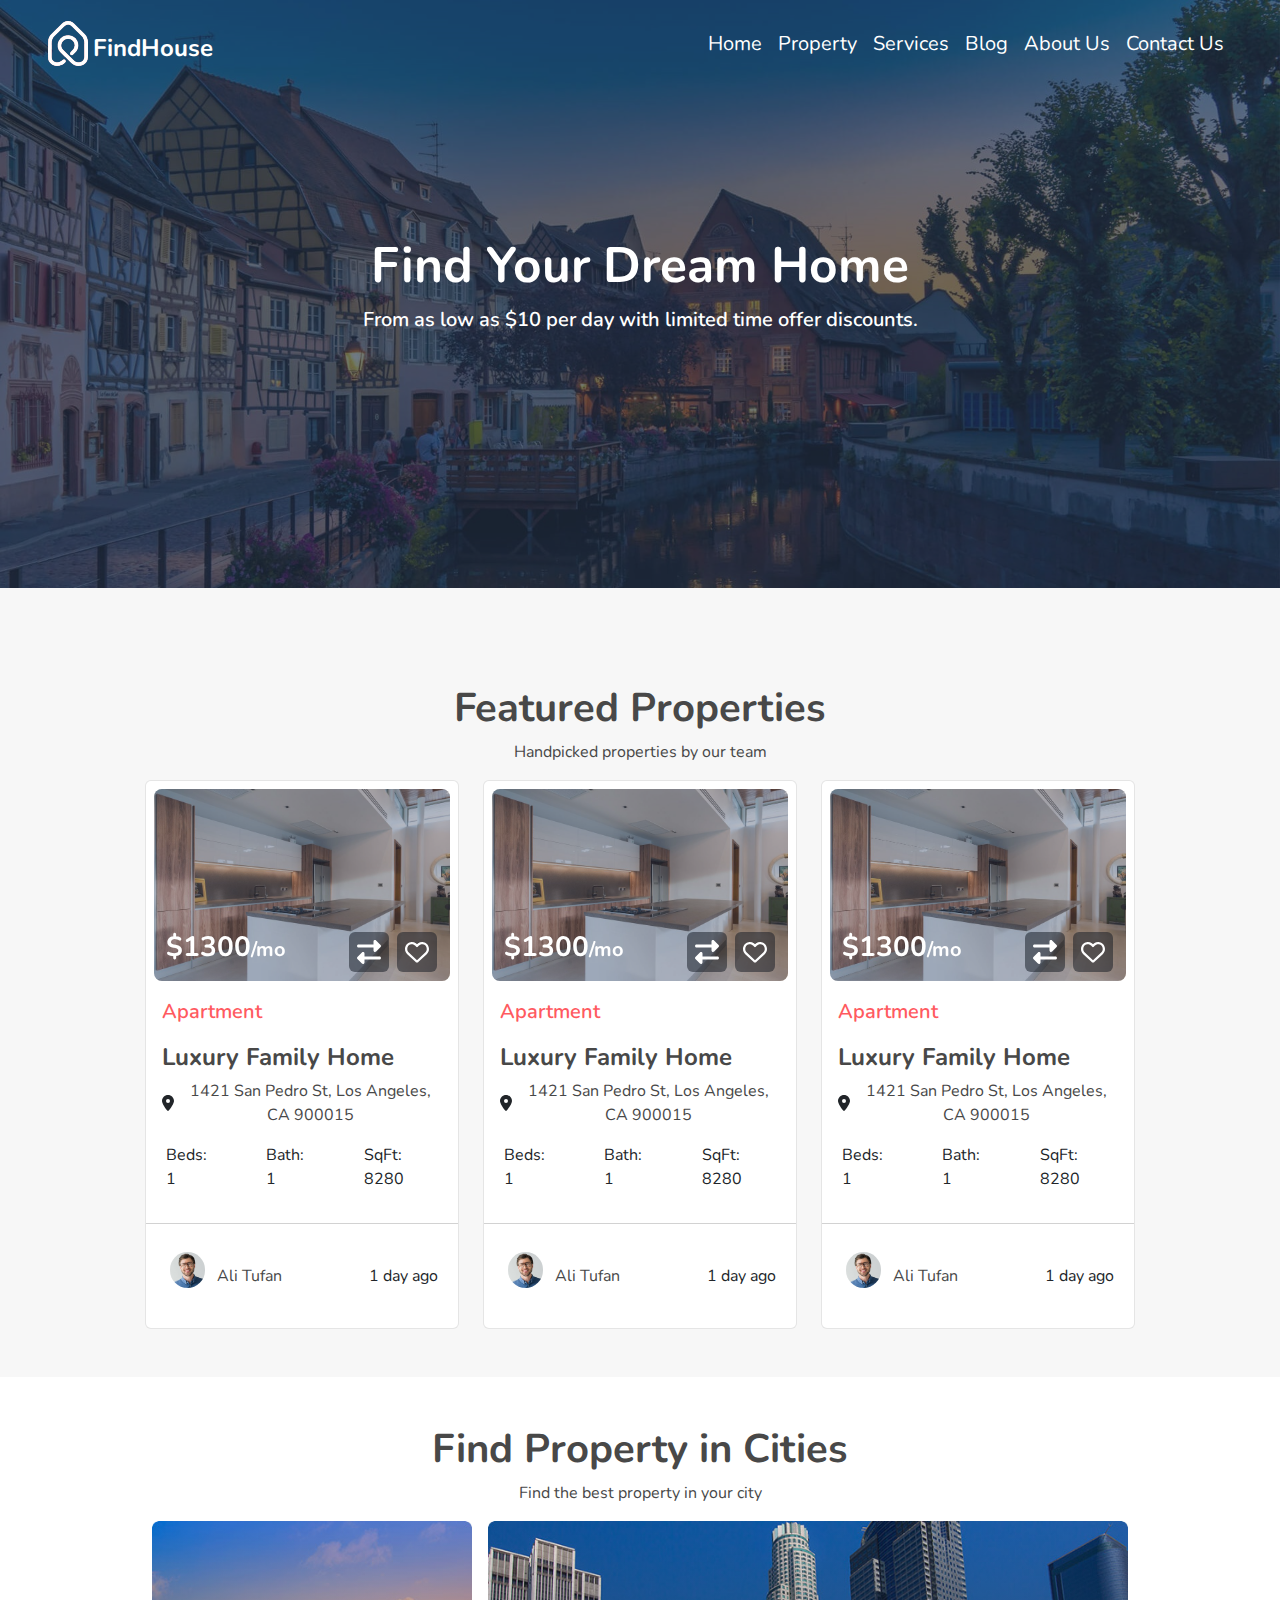
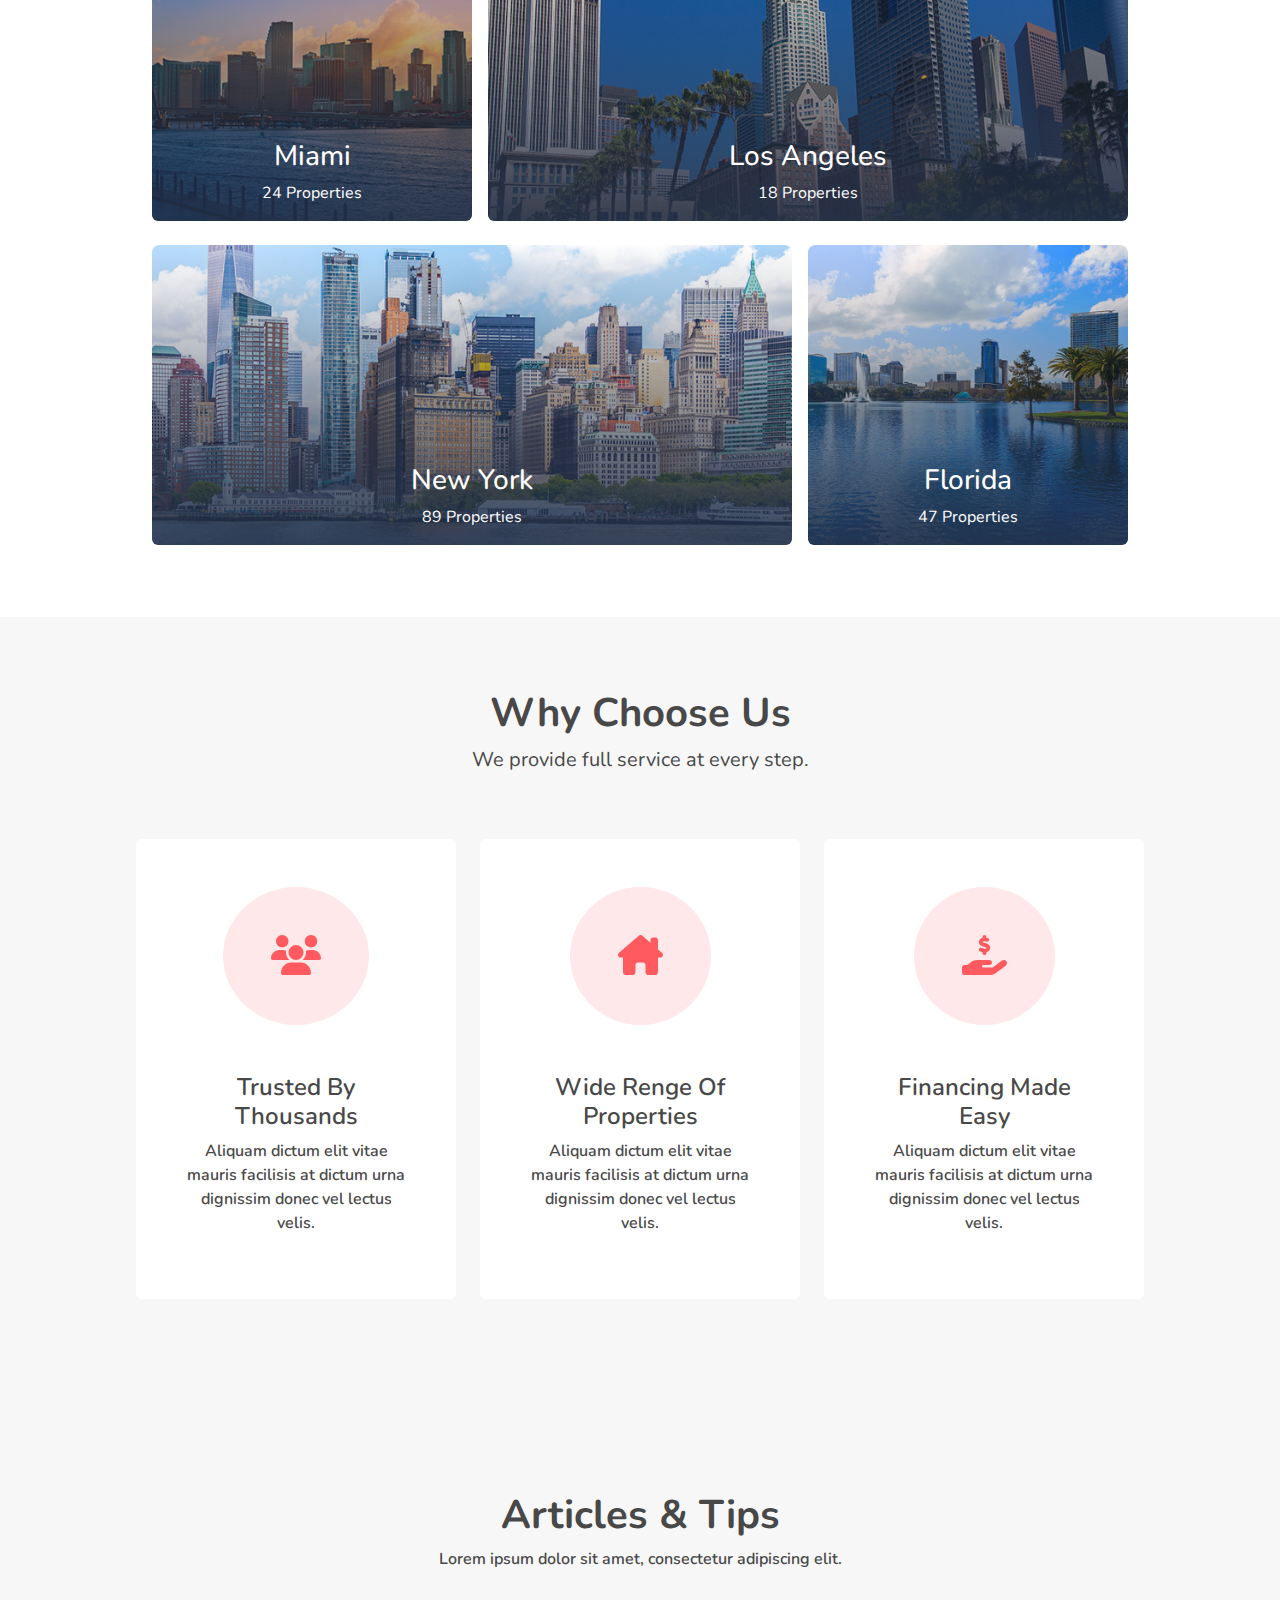
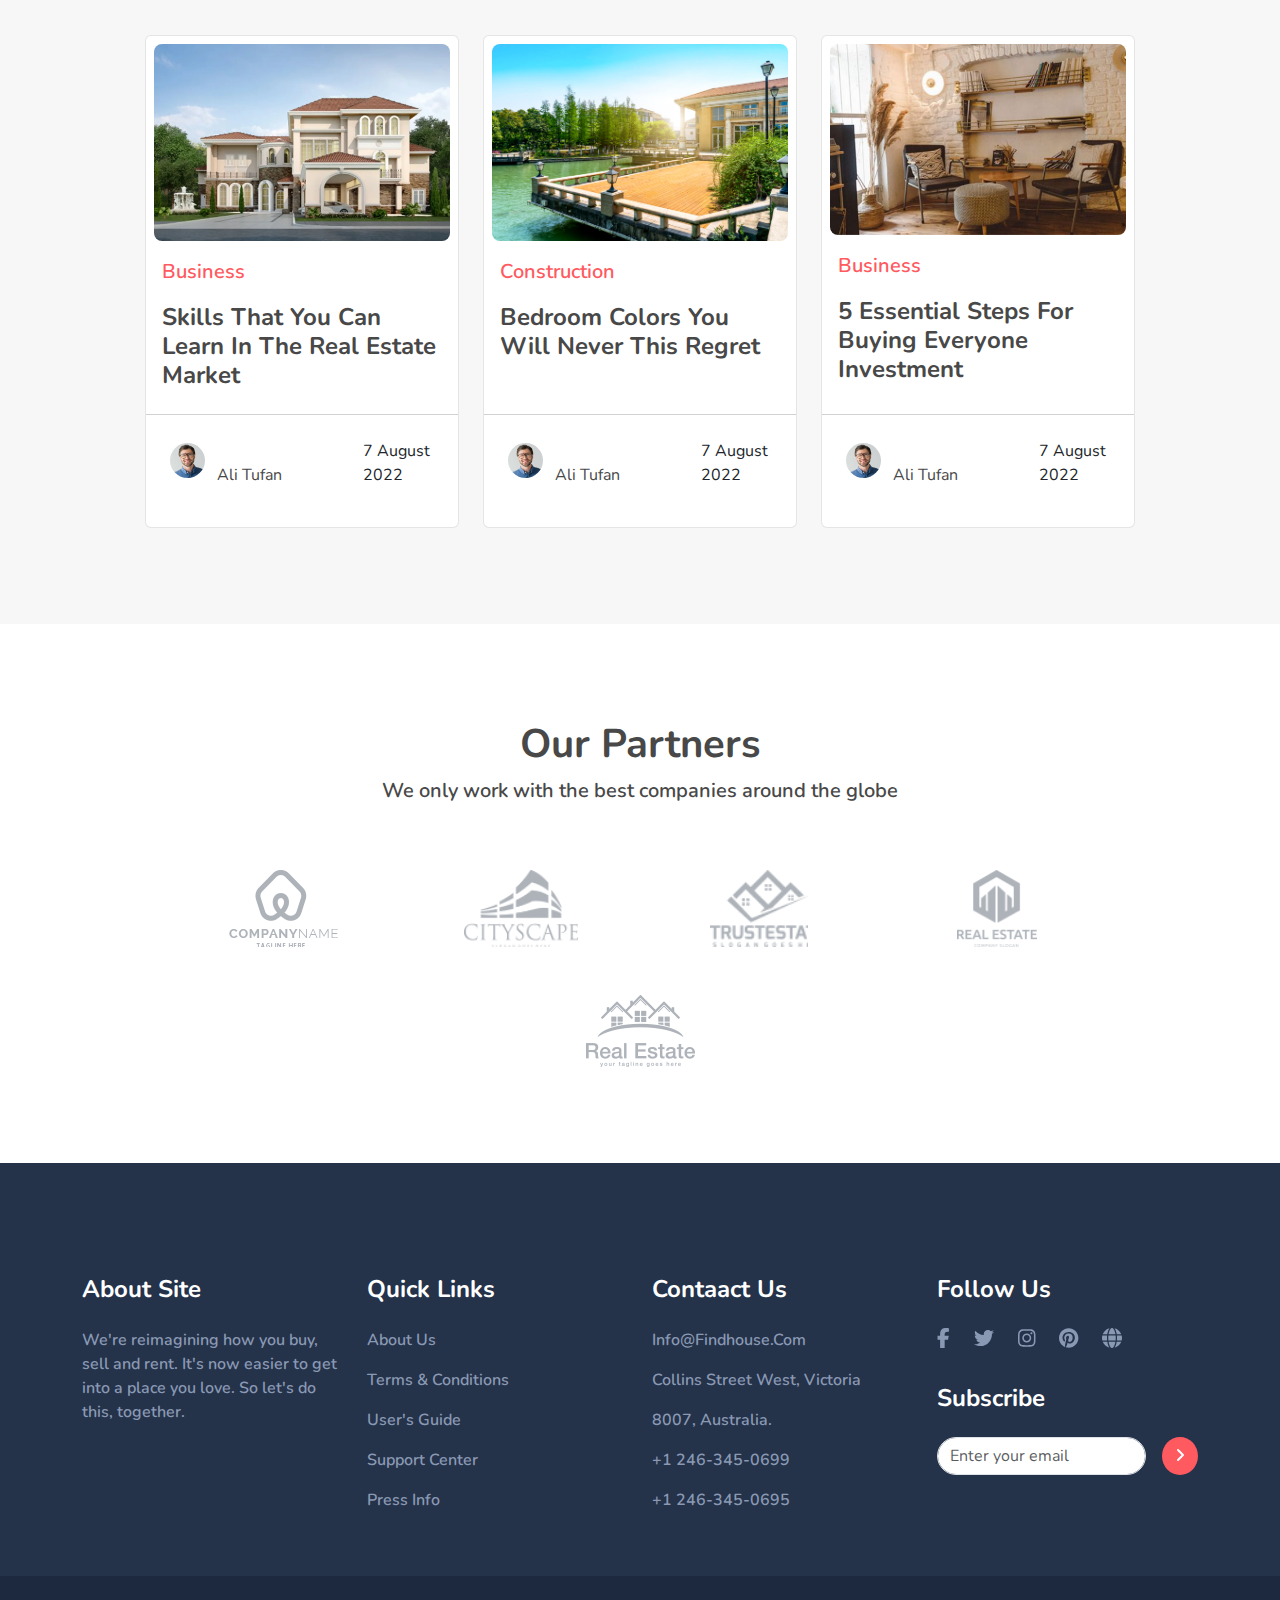
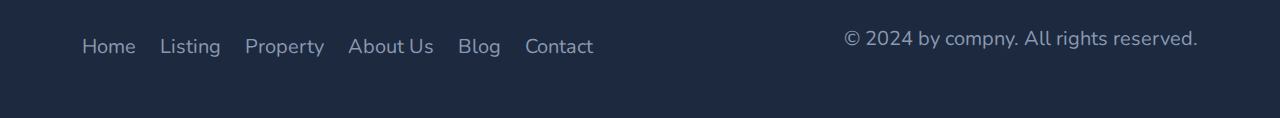
<file: DEPI-Project-Test/index.html>
<!DOCTYPE html>
<html lang="en">
  <head>
    <!-- --------------------- meta tags --------------------- -->
    <meta charset="UTF-8" />
    <meta name="viewport" content="width=device-width, initial-scale=1.0" />

    <!-- -------------------- importing bootstrap css file --------------------- -->
    <link rel="stylesheet" href="./assets/css/bootstrap.min.css" />
    <!-- ------------------- importing fontsawesome css file ------------------- -->
    <link rel="stylesheet" href="./assets/css/all.min.css" />
    <!-- ------------------- importing custom css file ------------------- -->
    <link rel="stylesheet" href="./assets/css/style.css" />
    <!-- ------------------ importing custom layout css file ------------------- -->
    <link rel="stylesheet" href="./assets/css/custome-layout.css" />
    <!-- --------------------- importing animate css file ---------------------- -->
    <link rel="stylesheet" href="./assets/css/animation.css" />
    <!-- -------------------- importing responsive css file -------------------- -->
    <link rel="stylesheet" href="./assets/css/responsive.css" />

    <!-- --------------------------- website favicon --------------------------- -->
    <link rel="icon" href="./assets/images/logo.png" />
    <!-- ---------------------------- website title ---------------------------- -->
    <title>Real Estate</title>
  </head>
  <body>
    <!-- ------------------------------- navbar -------------------------------- -->
    <nav
      class="navbar navbar-expand-lg navbar-dark z-3 w-100 top-0 home-navbar position-sticky p-3 px-5 position-sticky top-0 bg-white"
      id="navbar"
    >
      <!-- ------------------- navbar brand for large devices -------------------- -->
      <a
        class="navbar-brand align-middle d-lg-block d-none"
        href="./index.html"
      >
        <img src="./assets/images/white-logo.png" alt="logo" />
        <span class="align-bottom fs-4 fw-bold"> FindHouse </span>
      </a>

      <!-- ------------------- navbar brand for small devices -------------------- -->
      <a class="navbar-brand align-middle d-lg-none" href="./index.html">
        <img src="./assets/images/logo.png" alt="logo" />
        <span class="align-bottom fs-4 fw-bold gray-text-color">
          FindHouse
        </span>
      </a>

      <!-- ------------------- navbar toggler button -------------------- -->
      <button
        class="navbar-toggler primary-bg primary-outline-focus"
        type="button"
        data-bs-toggle="collapse"
        data-bs-target="#navbarNav"
        aria-controls="navbarNav"
        aria-expanded="false"
        aria-label="Toggle navigation"
        id="navbarToggler"
      >
        <span class="navbar-toggler-icon"></span>
      </button>

      <!-- ------------------- navbar links -------------------- -->
      <div class="collapse navbar-collapse justify-content-end" id="navbarNav">
        <ul class="navbar-nav ml-auto text-capitalize fs-5">
          <!-- ------------------------------ nav item ------------------------------- -->
          <li class="nav-item">
            <a
              class="nav-link dark-secondary-color primary-color-hover"
              href="./index.html"
              >home</a
            >
          </li>
          <!-- ------------------------------ nav item ------------------------------- -->
          <li class="nav-item">
            <a
              class="nav-link dark-secondary-color primary-color-hover"
              href="#featuredProperties"
              >property</a
            >
          </li>
          <!-- ------------------------------ nav item ------------------------------- -->
          <li class="nav-item">
            <a
              class="nav-link dark-secondary-color primary-color-hover"
              href="#about"
              >services</a
            >
          </li>
          <!-- ------------------------------ nav item ------------------------------- -->
          <li class="nav-item">
            <a
              class="nav-link dark-secondary-color primary-color-hover"
              href="#contact"
              >blog</a
            >
          </li>
          <!-- ------------------------------ nav item ------------------------------- -->
          <li class="nav-item">
            <a
              class="nav-link dark-secondary-color primary-color-hover"
              href="./assets/html/about-us.html"
              >about us</a
            >
          </li>
          <!-- ------------------------------ nav item ------------------------------- -->
          <li class="nav-item">
            <a
              class="nav-link dark-secondary-color primary-color-hover"
              href="#contact"
              >contact us</a
            >
          </li>
        </ul>
      </div>
    </nav>

    <!-- -------------------- toast notification container --------------------- -->
    <div
      aria-live="polite"
      aria-atomic="true"
      class="position-sticky top-0 end-0 z-3"
    >
      <div class="toast-container top-0 end-0 p-3 z-3 overflow-hidden">
        <!-- ------------------------ subscribe email toast ------------------------ -->
        <div
          class="toast top-0 end-0 toast-loading"
          data-bs-delay="4550"
          role="alert"
          id="my-toast"
          aria-live="assertive"
          aria-atomic="true"
          data-autohide="false"
        >
          <div class="toast-header">
            <div class="d-flex flex-row align-items-center gap-4">
              <div>
                <i class="fa-solid fa-circle-check text-success fs-3"></i>
              </div>
              <div>
                <strong class="me-auto">Subscribed Successfully!!</strong>
              </div>
              <div class="ms-5">
                <button
                  type="button"
                  class="btn-close"
                  data-bs-dismiss="toast"
                  aria-label="Close"
                ></button>
              </div>
            </div>
          </div>
        </div>
      </div>
    </div>
    <!-- -------------------------- scroll up button --------------------------- -->
    <button
      class="btn secondary-bg rounded-circle scroll-up-btn position-fixed z-3 bottom-0 end-0 me-3 mb-3 d-none"
      id="scrollUpBtn"
    >
      <i class="fa-solid fa-arrow-up primary-color fs-3"></i>
    </button>

    <!-- ----------------------------- main image section ------------------------------ -->
    <section id="homeMainImage">
      <div class="container-fluid p-0 position-relative w-100">
        <!-- --------------------- main image div --------------------- -->
        <div class="position-relative w-100">
          <img src="./assets/images/1.jpg" alt="main-image" class="img-fluid" />
        </div>

        <!-- --------------------- overlay dark background div --------------------- -->
        <div class="overlay-dark-bg h-100 w-100 position-absolute top-0"></div>

        <!-- --------------------- main image content div --------------------- -->
        <div
          class="container position-absolute top-50 start-50 translate-middle w-100"
        >
          <div class="row text-center text-white">
            <h1 class="text-capitalize fw-bold">find your dream home</h1>
            <p class="fs-5 fw-semibold">
              From as low as $10 per day with limited time offer discounts.
            </p>
          </div>
        </div>
      </div>
    </section>

    <!-- --------------------- featured properties section --------------------- -->

    <section id="homeFeaturedProperties" class="light-gray-bg">
      <div class="container-fluid py-5">
        <!-- ----------------------------- header row ------------------------------ -->
        <div class="row text-center gray-text-color pt-5">
          <h1 class="fw-bold">Featured Properties</h1>
          <p>Handpicked properties by our team</p>
        </div>

        <!-- ----------------------------- properties row ------------------------------ -->
        <div class="row w-100 justify-content-center gap-4 mx-auto">
          <!-- ----------------------------- property card ------------------------------ -->
          <div
            class="card col-lg-3 col-sm-5 col-10 pt-2 p-0 gray-border border-0"
          >
            <!-- -------------------------- image card slider -------------------------- -->
            <div class="px-2">
              <div
                id="carouselExample"
                class="carousel slide position-relative overflow-hidden rounded-3"
              >
                <!-- ---------------------------- slider images ---------------------------- -->
                <div class="carousel-inner">
                  <!-- ---------------------------- slider image ----------------------------- -->
                  <div class="carousel-item active">
                    <img
                      src="./assets/images/8-850x550.jpg"
                      class="d-block w-100"
                      alt="property image"
                    />
                  </div>
                  <!-- ---------------------------- slider image ----------------------------- -->
                  <div class="carousel-item">
                    <img
                      src="./assets/images/9-850x550.jpg"
                      class="d-block w-100"
                      alt="property image"
                    />
                  </div>
                  <!-- ---------------------------- slider image ----------------------------- -->
                  <div class="carousel-item">
                    <img
                      src="./assets/images/12-1-850x550.jpg"
                      class="d-block w-100"
                      alt="property image"
                    />
                  </div>
                  <!-- ---------------------------- slider image ----------------------------- -->
                  <div class="carousel-item">
                    <img
                      src="./assets/images/13-850x550.jpg"
                      class="d-block w-100"
                      alt="property image"
                    />
                  </div>
                  <!-- ---------------------------- slider image ----------------------------- -->
                  <div class="carousel-item">
                    <img
                      src="./assets/images/14-850x550.jpg"
                      class="d-block w-100"
                      alt="property image"
                    />
                  </div>
                </div>

                <!-- -------------------------- slider control buttons -------------------------- -->
                <div
                  class="card-overlay container overlay-lighter-dark-bg w-100 h-100 z-1 top-0 position-absolute"
                >
                  <div class="row">
                    <!-- ----------------------------- prev button ----------------------------- -->
                    <button
                      class="carousel-control-prev"
                      type="button"
                      data-bs-target="#carouselExample"
                      data-bs-slide="prev"
                    >
                      <span
                        class="carousel-control-prev-icon"
                        aria-hidden="true"
                      ></span>
                      <span class="visually-hidden">Previous</span>
                    </button>

                    <!-- ----------------------------- next button ----------------------------- -->
                    <button
                      class="carousel-control-next"
                      type="button"
                      data-bs-target="#carouselExample"
                      data-bs-slide="next"
                    >
                      <span
                        class="carousel-control-next-icon"
                        aria-hidden="true"
                      ></span>
                      <span class="visually-hidden">Next</span>
                    </button>
                  </div>
                </div>

                <!-- --------------------- price , love , compare row ---------------------- -->

                <div class="container position-absolute bottom-0 z-1 w-100">
                  <div
                    class="row justify-content-start pb-2 gap-4 align-items-center"
                  >
                    <h3
                      class="col-5 col-sm-6 col-lg-7 text-white fw-bold align-bottom align-items-center"
                    >
                      $1300<span class="fs-5">/mo</span>
                    </h3>
                    <div
                      class="col-4 d-flex flex-row justify-content-end gap-2"
                    >
                      <i
                        class="fa-solid fa-right-left fs-4 bg-opacity-50 p-2 text-white black-50-bg rounded primary-bg-hover"
                      ></i>

                      <i
                        class="fa-regular fa-heart fs-4 bg-opacity-50 p-2 text-white black-50-bg rounded primary-bg-hover"
                      ></i>
                    </div>
                  </div>
                </div>
              </div>
            </div>

            <!-- ----------------------------- card body ----------------------------- -->
            <div class="card-body">
              <div class="card-title">
                <p class="primary-color fw-semibold fs-5">Apartment</p>
                <h4 class="gray-text-color fw-bold">Luxury Family Home</h4>
              </div>
              <div class="d-flex flex-row gap-1 align-items-center text-center">
                <i class="fa-solid fa-location-dot"></i>
                <p class="gray-text-color my-auto">
                  1421 San Pedro St, Los Angeles, CA 900015
                </p>
              </div>

              <div class="flex-row d-flex gap-5 mt-3 ps-1">
                <p>Beds: 1</p>
                <p>Bath: 1</p>
                <p>SqFt: 8280</p>
              </div>
            </div>

            <!-- ----------------------------- card footer ----------------------------- -->
            <div class="card-footer bg-transparent">
              <div class="row p-3 px-1">
                <!-- ----------------------------- profile row ----------------------------- -->
                <div class="d-flex flex-row col-8 gap-2">
                  <div class="col-3 rounded-circle p-1">
                    <img
                      src="./assets/images/5.jpg"
                      alt="profile"
                      class="rounded-circle w-100"
                    />
                  </div>
                  <div class="col-8 h-100 d-flex align-items-end pt-3">
                    <p class="text-capitalize gray-text-color">ali tufan</p>
                  </div>
                </div>
                <!-- --------------------------- posted time row --------------------------- -->
                <div class="d-flex col-4 align-items-end justify-content-end">
                  <p class="p-0">1 day ago</p>
                </div>
              </div>
            </div>
          </div>
          <!-- ----------------------------- property card ------------------------------ -->
          <div
            class="card col-lg-3 col-sm-5 col-10 pt-2 p-0 gray-border border-0"
          >
            <!-- -------------------------- image card slider -------------------------- -->
            <div class="px-2">
              <div
                id="carouselExample"
                class="carousel slide position-relative overflow-hidden rounded-3"
              >
                <!-- ---------------------------- slider images ---------------------------- -->
                <div class="carousel-inner">
                  <!-- ---------------------------- slider image ----------------------------- -->
                  <div class="carousel-item active">
                    <img
                      src="./assets/images/8-850x550.jpg"
                      class="d-block w-100"
                      alt="property image"
                    />
                  </div>
                  <!-- ---------------------------- slider image ----------------------------- -->
                  <div class="carousel-item">
                    <img
                      src="./assets/images/9-850x550.jpg"
                      class="d-block w-100"
                      alt="property image"
                    />
                  </div>
                  <!-- ---------------------------- slider image ----------------------------- -->
                  <div class="carousel-item">
                    <img
                      src="./assets/images/12-1-850x550.jpg"
                      class="d-block w-100"
                      alt="property image"
                    />
                  </div>
                  <!-- ---------------------------- slider image ----------------------------- -->
                  <div class="carousel-item">
                    <img
                      src="./assets/images/13-850x550.jpg"
                      class="d-block w-100"
                      alt="property image"
                    />
                  </div>
                  <!-- ---------------------------- slider image ----------------------------- -->
                  <div class="carousel-item">
                    <img
                      src="./assets/images/14-850x550.jpg"
                      class="d-block w-100"
                      alt="property image"
                    />
                  </div>
                </div>

                <!-- -------------------------- slider control buttons -------------------------- -->
                <div
                  class="card-overlay container overlay-lighter-dark-bg w-100 h-100 z-1 top-0 position-absolute"
                >
                  <div class="row">
                    <!-- ----------------------------- prev button ----------------------------- -->
                    <button
                      class="carousel-control-prev"
                      type="button"
                      data-bs-target="#carouselExample"
                      data-bs-slide="prev"
                    >
                      <span
                        class="carousel-control-prev-icon"
                        aria-hidden="true"
                      ></span>
                      <span class="visually-hidden">Previous</span>
                    </button>

                    <!-- ----------------------------- next button ----------------------------- -->
                    <button
                      class="carousel-control-next"
                      type="button"
                      data-bs-target="#carouselExample"
                      data-bs-slide="next"
                    >
                      <span
                        class="carousel-control-next-icon"
                        aria-hidden="true"
                      ></span>
                      <span class="visually-hidden">Next</span>
                    </button>
                  </div>
                </div>

                <!-- --------------------- price , love , compare row ---------------------- -->

                <div class="container position-absolute bottom-0 z-1 w-100">
                  <div
                    class="row justify-content-start pb-2 gap-4 align-items-center"
                  >
                    <h3
                      class="col-6 col-sm-6 col-lg-7 text-white fw-bold align-bottom align-items-center"
                    >
                      $1300<span class="fs-5">/mo</span>
                    </h3>
                    <div
                      class="col-4 d-flex flex-row justify-content-end gap-2"
                    >
                      <i
                        class="fa-solid fa-right-left fs-4 bg-opacity-50 p-2 text-white black-50-bg rounded primary-bg-hover"
                      ></i>

                      <i
                        class="fa-regular fa-heart fs-4 bg-opacity-50 p-2 text-white black-50-bg rounded primary-bg-hover"
                      ></i>
                    </div>
                  </div>
                </div>
              </div>
            </div>

            <!-- ----------------------------- card body ----------------------------- -->
            <div class="card-body">
              <div class="card-title">
                <p class="primary-color fw-semibold fs-5">Apartment</p>
                <h4 class="gray-text-color fw-bold">Luxury Family Home</h4>
              </div>
              <div class="d-flex flex-row gap-1 align-items-center text-center">
                <i class="fa-solid fa-location-dot"></i>
                <p class="gray-text-color my-auto">
                  1421 San Pedro St, Los Angeles, CA 900015
                </p>
              </div>

              <div class="flex-row d-flex gap-5 mt-3 ps-1">
                <p>Beds: 1</p>
                <p>Bath: 1</p>
                <p>SqFt: 8280</p>
              </div>
            </div>

            <!-- ----------------------------- card footer ----------------------------- -->
            <div class="card-footer bg-transparent">
              <div class="row p-3 px-1">
                <!-- ----------------------------- profile row ----------------------------- -->
                <div class="d-flex flex-row col-8 gap-2">
                  <div class="col-3 rounded-circle p-1">
                    <img
                      src="./assets/images/5.jpg"
                      alt="profile"
                      class="rounded-circle w-100"
                    />
                  </div>
                  <div class="col-8 h-100 d-flex align-items-end pt-3">
                    <p class="text-capitalize gray-text-color">ali tufan</p>
                  </div>
                </div>
                <!-- --------------------------- posted time row --------------------------- -->
                <div class="d-flex col-4 align-items-end justify-content-end">
                  <p class="p-0">1 day ago</p>
                </div>
              </div>
            </div>
          </div>
          <!-- ----------------------------- property card ------------------------------ -->
          <div
            class="card col-lg-3 col-sm-5 col-10 pt-2 p-0 gray-border border-0"
          >
            <!-- -------------------------- image card slider -------------------------- -->
            <div class="px-2">
              <div
                id="carouselExample"
                class="carousel slide position-relative overflow-hidden rounded-3"
              >
                <!-- ---------------------------- slider images ---------------------------- -->
                <div class="carousel-inner">
                  <!-- ---------------------------- slider image ----------------------------- -->
                  <div class="carousel-item active">
                    <img
                      src="./assets/images/8-850x550.jpg"
                      class="d-block w-100"
                      alt="property image"
                    />
                  </div>
                  <!-- ---------------------------- slider image ----------------------------- -->
                  <div class="carousel-item">
                    <img
                      src="./assets/images/9-850x550.jpg"
                      class="d-block w-100"
                      alt="property image"
                    />
                  </div>
                  <!-- ---------------------------- slider image ----------------------------- -->
                  <div class="carousel-item">
                    <img
                      src="./assets/images/12-1-850x550.jpg"
                      class="d-block w-100"
                      alt="property image"
                    />
                  </div>
                  <!-- ---------------------------- slider image ----------------------------- -->
                  <div class="carousel-item">
                    <img
                      src="./assets/images/13-850x550.jpg"
                      class="d-block w-100"
                      alt="property image"
                    />
                  </div>
                  <!-- ---------------------------- slider image ----------------------------- -->
                  <div class="carousel-item">
                    <img
                      src="./assets/images/14-850x550.jpg"
                      class="d-block w-100"
                      alt="property image"
                    />
                  </div>
                </div>

                <!-- -------------------------- slider control buttons -------------------------- -->
                <div
                  class="card-overlay container overlay-lighter-dark-bg w-100 h-100 z-1 top-0 position-absolute"
                >
                  <div class="row">
                    <!-- ----------------------------- prev button ----------------------------- -->
                    <button
                      class="carousel-control-prev"
                      type="button"
                      data-bs-target="#carouselExample"
                      data-bs-slide="prev"
                    >
                      <span
                        class="carousel-control-prev-icon"
                        aria-hidden="true"
                      ></span>
                      <span class="visually-hidden">Previous</span>
                    </button>

                    <!-- ----------------------------- next button ----------------------------- -->
                    <button
                      class="carousel-control-next"
                      type="button"
                      data-bs-target="#carouselExample"
                      data-bs-slide="next"
                    >
                      <span
                        class="carousel-control-next-icon"
                        aria-hidden="true"
                      ></span>
                      <span class="visually-hidden">Next</span>
                    </button>
                  </div>
                </div>

                <!-- --------------------- price , love , compare row ---------------------- -->

                <div class="container position-absolute bottom-0 z-1 w-100">
                  <div
                    class="row justify-content-start pb-2 gap-4 align-items-center"
                  >
                    <h3
                      class="col-6 col-sm-6 col-lg-7 text-white fw-bold align-bottom align-items-center"
                    >
                      $1300<span class="fs-5">/mo</span>
                    </h3>
                    <div
                      class="col-4 d-flex flex-row justify-content-end gap-2"
                    >
                      <i
                        class="fa-solid fa-right-left fs-4 bg-opacity-50 p-2 text-white black-50-bg rounded primary-bg-hover"
                      ></i>

                      <i
                        class="fa-regular fa-heart fs-4 bg-opacity-50 p-2 text-white black-50-bg rounded primary-bg-hover"
                      ></i>
                    </div>
                  </div>
                </div>
              </div>
            </div>

            <!-- ----------------------------- card body ----------------------------- -->
            <div class="card-body">
              <div class="card-title">
                <p class="primary-color fw-semibold fs-5">Apartment</p>
                <h4 class="gray-text-color fw-bold">Luxury Family Home</h4>
              </div>
              <div class="d-flex flex-row gap-1 align-items-center text-center">
                <i class="fa-solid fa-location-dot"></i>
                <p class="gray-text-color my-auto">
                  1421 San Pedro St, Los Angeles, CA 900015
                </p>
              </div>

              <div class="flex-row d-flex gap-5 mt-3 ps-1">
                <p>Beds: 1</p>
                <p>Bath: 1</p>
                <p>SqFt: 8280</p>
              </div>
            </div>

            <!-- ----------------------------- card footer ----------------------------- -->
            <div class="card-footer bg-transparent">
              <div class="row p-3 px-1">
                <!-- ----------------------------- profile row ----------------------------- -->
                <div class="d-flex flex-row col-8 gap-2">
                  <div class="col-3 rounded-circle p-1">
                    <img
                      src="./assets/images/5.jpg"
                      alt="profile"
                      class="rounded-circle w-100"
                    />
                  </div>
                  <div class="col-8 h-100 d-flex align-items-end pt-3">
                    <p class="text-capitalize gray-text-color">ali tufan</p>
                  </div>
                </div>
                <!-- --------------------------- posted time row --------------------------- -->
                <div class="d-flex col-4 align-items-end justify-content-end">
                  <p class="p-0">1 day ago</p>
                </div>
              </div>
            </div>
          </div>
        </div>
      </div>
    </section>

    <!-- ------------------- find property in cities section ------------------- -->

    <section id="homeFindPropertyInCities">
      <div class="container-fluid py-5">
        <!-- ----------------------------- header row ------------------------------ -->
        <div class="row">
          <h1 class="text-center fw-bold gray-text-color">
            Find Property in Cities
          </h1>
          <p class="text-center gray-text-color">
            Find the best property in your city
          </p>
        </div>

        <!-- ----------------------------- cities row ------------------------------ -->
        <div class="row justify-content-center gap-3 mb-4">
          <!-- ----------------------------- city card ------------------------------ -->
          <div
            class="col-10 col-lg-3 col-md-3 col-sm-11 position-relative overflow-hidden p-0 rounded city-card"
          >
            <img
              src="./assets/images/miami.jpg"
              alt="miami"
              class="w-100 h-100"
            />
            <div
              class="position-absolute bottom-0 d-flex flex-column align-items-center justify-content-end h-100 gradient-overlay w-100"
            >
              <h3 class="text-capitalize text-white text-center">miami</h3>
              <p class="text-capitalize text-white text-center">
                24 properties
              </p>
            </div>
          </div>
          <!-- ----------------------------- city card ------------------------------ -->
          <div
            class="col-10 col-lg-6 col-md-7 col-sm-11 position-relative overflow-hidden p-0 rounded city-card"
          >
            <img
              src="./assets/images/los.jpg"
              alt="miami"
              class="w-100 h-100"
            />
            <div
              class="position-absolute bottom-0 d-flex flex-column align-items-center justify-content-end h-100 gradient-overlay w-100"
            >
              <h3 class="text-capitalize text-white text-center">
                los angeles
              </h3>
              <p class="text-capitalize text-white text-center">
                18 properties
              </p>
            </div>
          </div>
        </div>

        <!-- ----------------------------- cities row ------------------------------ -->
        <div class="row justify-content-center gap-3 mb-4">
          <!-- ----------------------------- city card ------------------------------ -->
          <div
            class="col-10 col-lg-6 col-md-7 col-sm-11 position-relative overflow-hidden p-0 rounded city-card"
          >
            <img
              src="./assets/images/newyork.jpg"
              alt="miami"
              class="w-100 h-100"
            />
            <div
              class="position-absolute bottom-0 d-flex flex-column align-items-center justify-content-end h-100 gradient-overlay w-100"
            >
              <h3 class="text-capitalize text-white text-center">new york</h3>
              <p class="text-capitalize text-white text-center">
                89 properties
              </p>
            </div>
          </div>
          <!-- ----------------------------- city card ------------------------------ -->
          <div
            class="col-10 col-lg-3 col-md-3 col-sm-11 position-relative overflow-hidden p-0 rounded city-card"
          >
            <img
              src="./assets/images/florida.jpg"
              alt="miami"
              class="w-100 h-100"
            />
            <div
              class="position-absolute bottom-0 d-flex flex-column align-items-center justify-content-end h-100 gradient-overlay w-100"
            >
              <h3 class="text-capitalize text-white text-center">florida</h3>
              <p class="text-capitalize text-white text-center">
                47 properties
              </p>
            </div>
          </div>
        </div>
      </div>
    </section>

    <!-- --------------------------- why us section ---------------------------- -->
    <section id="homeWhyUs" class="light-gray-bg">
      <div class="container-fluid py-5">
        <!-- ----------------------------- header row ------------------------------ -->
        <div class="row mt-4">
          <h1 class="text-center fw-bold gray-text-color text-capitalize">
            why choose us
          </h1>
          <p class="text-center gray-text-color fs-5">
            We provide full service at every step.
          </p>
        </div>

        <!-- ----------------------------- why us row ------------------------------ -->
        <div class="row justify-content-center gap-4 py-5">
          <!-- -------------------------------- card --------------------------------- -->
          <div
            class="col-10 col-lg-3 col-sm-5 bg-white rounded d-flex flex-column justify-content-center align-items-center text-center p-5 gap-5"
          >
            <!-- ------------------------------ card top ------------------------------- -->
            <div class="rounded-circle lighter-primary-bg p-5">
              <i class="fa-solid fa-users fs-1 fw-bold primary-color"></i>
            </div>
            <!-- ------------------------------ card body ------------------------------- -->
            <div>
              <h4 class="fw-semibold gray-text-color">Trusted By Thousands</h4>
              <p class="fw-semibold gray-text-color">
                Aliquam dictum elit vitae mauris facilisis at dictum urna
                dignissim donec vel lectus velis.
              </p>
            </div>
          </div>
          <!-- -------------------------------- card --------------------------------- -->
          <div
            class="col-10 col-lg-3 col-sm-5 bg-white rounded d-flex flex-column justify-content-center align-items-center text-center p-5 gap-5"
          >
            <!-- ------------------------------ card top ------------------------------- -->
            <div class="rounded-circle lighter-primary-bg p-5">
              <i
                class="fa-solid fa-house-chimney fs-1 fw-bold primary-color"
              ></i>
            </div>
            <!-- ------------------------------ card body ------------------------------- -->
            <div>
              <h4 class="fw-semibold gray-text-color">
                Wide Renge Of Properties
              </h4>
              <p class="fw-semibold gray-text-color">
                Aliquam dictum elit vitae mauris facilisis at dictum urna
                dignissim donec vel lectus velis.
              </p>
            </div>
          </div>
          <!-- -------------------------------- card --------------------------------- -->
          <div
            class="col-10 col-lg-3 col-sm-5 bg-white rounded d-flex flex-column justify-content-center align-items-center text-center p-5 gap-5"
          >
            <!-- ------------------------------ card top ------------------------------- -->
            <div class="rounded-circle lighter-primary-bg p-5">
              <i
                class="fa-solid fa-hand-holding-dollar fs-1 fw-bold primary-color"
              ></i>
            </div>
            <!-- ------------------------------ card body ------------------------------- -->
            <div>
              <h4 class="fw-semibold gray-text-color">Financing Made Easy</h4>
              <p class="fw-semibold gray-text-color">
                Aliquam dictum elit vitae mauris facilisis at dictum urna
                dignissim donec vel lectus velis.
              </p>
            </div>
          </div>
        </div>
      </div>
    </section>

    <!-- ----------------------- Articles & Tips Section ----------------------- -->
    <section id="homeArticls" class="light-gray-bg">
      <div class="container-fluid py-5">
        <!-- ------------------------------ heder row ------------------------------ -->
        <div class="row text-center gray-text-color pt-5 mb-5">
          <h1 class="fw-bold">Articles & Tips</h1>
          <p class="fw-semibold fs-6">
            Lorem ipsum dolor sit amet, consectetur adipiscing elit.
          </p>
        </div>

        <!-- ----------------------------- Articles row ----------------------------- -->
        <div class="row justify-content-center gap-4 mx-auto mb-5">
          <!-- ----------------------------- Article card ------------------------------ -->
          <div
            class="card col-lg-3 col-sm-5 col-10 pt-2 p-0 gray-border border-0"
          >
            <!-- -------------------------- image card -------------------------- -->
            <div class="px-2">
              <div class="slide position-relative overflow-hidden rounded-3">
                <div class="carousel-item active">
                  <img
                    src="./assets/images/house-isolated-field-1.webp"
                    class="d-block w-100"
                    alt="property image"
                  />
                </div>
              </div>
            </div>

            <!-- ----------------------------- card body ----------------------------- -->
            <div class="card-body">
              <div class="card-title">
                <p class="primary-color fw-semibold fs-5 text-capitalize">
                  Business
                </p>
                <h4
                  class="gray-text-color fw-bold text-capitalize primary-color-hover"
                >
                  Skills That You Can Learn In The Real Estate Market
                </h4>
              </div>
            </div>

            <!-- ----------------------------- card footer ----------------------------- -->
            <div class="card-footer bg-transparent">
              <div class="row p-3 px-1">
                <!-- ----------------------------- profile row ----------------------------- -->
                <div class="d-flex flex-row col-8 gap-2">
                  <div class="col-3 rounded-circle p-1">
                    <img
                      src="./assets/images/5.jpg"
                      alt="profile"
                      class="rounded-circle w-100"
                    />
                  </div>
                  <div class="col-8 h-100 d-flex align-items-end pt-3">
                    <p class="text-capitalize gray-text-color">ali tufan</p>
                  </div>
                </div>
                <!-- --------------------------- posted time row --------------------------- -->
                <div class="d-flex col-4 align-items-end justify-content-end">
                  <p class="p-0">7 August 2022</p>
                </div>
              </div>
            </div>
          </div>
          <!-- ----------------------------- Article card ------------------------------ -->
          <div
            class="card col-lg-3 col-sm-5 col-10 pt-2 p-0 gray-border border-0"
          >
            <!-- -------------------------- image card -------------------------- -->
            <div class="px-2">
              <div class="slide position-relative overflow-hidden rounded-3">
                <div class="carousel-item active">
                  <img
                    src="./assets/images/9-characteristics-4.jpg"
                    class="d-block w-100"
                    alt="property image"
                  />
                </div>
              </div>
            </div>

            <!-- ----------------------------- card body ----------------------------- -->
            <div class="card-body">
              <div class="card-title">
                <p class="primary-color fw-semibold fs-5 text-capitalize">
                  Construction
                </p>
                <h4
                  class="gray-text-color fw-bold text-capitalize primary-color-hover"
                >
                  Bedroom Colors You will Never this Regret
                </h4>
              </div>
            </div>

            <!-- ----------------------------- card footer ----------------------------- -->
            <div class="card-footer bg-transparent">
              <div class="row p-3 px-1">
                <!-- ----------------------------- profile row ----------------------------- -->
                <div class="d-flex flex-row col-8 gap-2">
                  <div class="col-3 rounded-circle p-1">
                    <img
                      src="./assets/images/5.jpg"
                      alt="profile"
                      class="rounded-circle w-100"
                    />
                  </div>
                  <div class="col-8 h-100 d-flex align-items-end pt-3">
                    <p class="text-capitalize gray-text-color">ali tufan</p>
                  </div>
                </div>
                <!-- --------------------------- posted time row --------------------------- -->
                <div class="d-flex col-4 align-items-end justify-content-end">
                  <p class="p-0">7 August 2022</p>
                </div>
              </div>
            </div>
          </div>
          <!-- ----------------------------- Article card ------------------------------ -->
          <div
            class="card col-lg-3 col-sm-5 col-10 pt-2 p-0 gray-border border-0"
          >
            <!-- -------------------------- image card -------------------------- -->
            <div class="px-2">
              <div class="slide position-relative overflow-hidden rounded-3">
                <div class="carousel-item active">
                  <img
                    src="./assets/images/blog2-op5h9ukqohpvlj56kvz57kxf15eqhdeymxa36hjeck.jpg"
                    class="d-block w-100"
                    alt="property image"
                  />
                </div>
              </div>
            </div>

            <!-- ----------------------------- card body ----------------------------- -->
            <div class="card-body">
              <div class="card-title">
                <p class="primary-color fw-semibold fs-5 text-capitalize">
                  Business
                </p>
                <h4
                  class="gray-text-color fw-bold text-capitalize primary-color-hover"
                >
                  5 Essential Steps for Buying everyone Investment
                </h4>
              </div>
            </div>

            <!-- ----------------------------- card footer ----------------------------- -->
            <div class="card-footer bg-transparent">
              <div class="row p-3 px-1">
                <!-- ----------------------------- profile row ----------------------------- -->
                <div class="d-flex flex-row col-8 gap-2">
                  <div class="col-3 rounded-circle p-1">
                    <img
                      src="./assets/images/5.jpg"
                      alt="profile"
                      class="rounded-circle w-100"
                    />
                  </div>
                  <div class="col-8 h-100 d-flex align-items-end pt-3">
                    <p class="text-capitalize gray-text-color">ali tufan</p>
                  </div>
                </div>
                <!-- --------------------------- posted time row --------------------------- -->
                <div class="d-flex col-4 align-items-end justify-content-end">
                  <p class="p-0">7 August 2022</p>
                </div>
              </div>
            </div>
          </div>
        </div>
      </div>
    </section>

    <!-- ------------------------ Our Partners Section ------------------------- -->

    <section id="homeOurPartners">
      <div class="container py-5">
        <!-- ----------------------------- header row ------------------------------ -->
        <div class="row mb-5">
          <h1 class="text-center fw-bold gray-text-color pt-5">Our Partners</h1>
          <p class="text-center gray-text-color fs-5 fw-semibold">
            We only work with the best companies around the globe
          </p>
        </div>

        <!-- ----------------------------- partners row ----------------------------- -->
        <div class="row justify-content-center gap-5 mb-5">
          <!-- ----------------------------- partner card ----------------------------- -->
          <div
            class="col-5 col-sm-4 col-md-3 col-lg-2 jus d-flex justify-content-center"
          >
            <img
              src="./assets/images/brand01.png"
              alt="brand01"
              class="img-fluid"
            />
          </div>
          <!-- ----------------------------- partner card ----------------------------- -->
          <div
            class="col-5 col-sm-4 col-md-3 col-lg-2 jus d-flex justify-content-center"
          >
            <img
              src="./assets/images/brand03.png"
              alt="brand03"
              class="img-fluid"
            />
          </div>
          <!-- ----------------------------- partner card ----------------------------- -->
          <div
            class="col-5 col-sm-4 col-md-3 col-lg-2 jus d-flex justify-content-center"
          >
            <img
              src="./assets/images/brand04.png"
              alt="brand04"
              class="img-fluid"
            />
          </div>
          <!-- ----------------------------- partner card ----------------------------- -->
          <div
            class="col-5 col-sm-4 col-md-3 col-lg-2 jus d-flex justify-content-center"
          >
            <img
              src="./assets/images/brand05.png"
              alt="brand05"
              class="img-fluid"
            />
          </div>

          <!-- ----------------------------- partner card ----------------------------- -->
          <div
            class="col-5 col-sm-4 col-md-3 col-lg-2 jus d-flex justify-content-center"
          >
            <img
              src="./assets/images/brand06.png"
              alt="brand06"
              class="img-fluid"
            />
          </div>
        </div>
      </div>
    </section>

    <!-- --------------------------- footer section ---------------------------- -->
    <footer>
      <!-- ----------------------------- top footer ------------------------------ -->
      <div class="w-100 secondary-bg justify-content-center p-5">
        <div class="container pt-5">
          <div class="row pt-3">
            <!-- ----------------------------- about site ----------------------------- -->
            <div class="col-lg-3 col-sm-6 col-12">
              <h4 class="text-capitalize text-white fw-bold mb-4">
                about site
              </h4>
              <p class="light-gray-text-color fs-6 fw-semibold">
                We're reimagining how you buy, sell and rent. It's now easier to
                get into a place you love. So let's do this, together.
              </p>
            </div>

            <!-- ----------------------------- Quick Links ----------------------------- -->
            <div class="col-lg-3 col-sm-6 col-12">
              <h4 class="text-capitalize text-white fw-bold mb-4">
                Quick Links
              </h4>
              <ul class="list-unstyled">
                <li class="mb-3">
                  <a
                    href="./assets/html/about-us.html"
                    class="white-hover light-gray-text-color text-decoration-none text-capitalize fw-semibold"
                    >about us</a
                  >
                </li>
                <li class="mb-3">
                  <a
                    href="#"
                    class="white-hover light-gray-text-color text-decoration-none text-capitalize fw-semibold"
                    >terms & conditions</a
                  >
                </li>
                <li class="mb-3">
                  <a
                    href="#"
                    class="white-hover light-gray-text-color text-decoration-none text-capitalize fw-semibold"
                    >user's guide</a
                  >
                </li>
                <li class="mb-3">
                  <a
                    href="#"
                    class="white-hover light-gray-text-color text-decoration-none text-capitalize fw-semibold"
                    >support center</a
                  >
                </li>
                <li class="mb-3">
                  <a
                    href="#"
                    class="white-hover light-gray-text-color text-decoration-none text-capitalize fw-semibold"
                    >press info</a
                  >
                </li>
              </ul>
            </div>

            <!-- ----------------------------- contaact us ----------------------------- -->
            <div class="col-lg-3 col-sm-6 col-12">
              <h4 class="text-capitalize text-white fw-bold mb-4">
                contaact us
              </h4>
              <ul class="list-unstyled">
                <li class="mb-3">
                  <a
                    href="mailto:info@findhouse.com"
                    class="white-hover light-gray-text-color text-decoration-none text-capitalize fw-semibold"
                    >info@findhouse.com</a
                  >
                </li>
                <li class="mb-3">
                  <a
                    href="https://maps.app.goo.gl/Meojq2NbvPpwNX6F7"
                    class="white-hover light-gray-text-color text-decoration-none text-capitalize fw-semibold"
                    >Collins Street West, Victoria</a
                  >
                </li>
                <li class="mb-3">
                  <a
                    href="https://maps.app.goo.gl/Meojq2NbvPpwNX6F7"
                    class="white-hover light-gray-text-color text-decoration-none text-capitalize fw-semibold"
                    >8007, Australia.</a
                  >
                </li>
                <li class="mb-3">
                  <a
                    href="tel:+1 246-345-0699"
                    class="white-hover light-gray-text-color text-decoration-none text-capitalize fw-semibold"
                    >+1 246-345-0699</a
                  >
                </li>
                <li class="mb-3">
                  <a
                    href="tel:+1 246-345-0695"
                    class="white-hover light-gray-text-color text-decoration-none text-capitalize fw-semibold"
                    >+1 246-345-0695</a
                  >
                </li>
              </ul>
            </div>

            <!-- ----------------------------- social media ----------------------------- -->
            <div class="col-lg-3 col-sm-6 col-12">
              <h4 class="text-capitalize text-white fw-bold mb-4">follow us</h4>
              <ul class="list-unstyled flex-row d-flex gap-4">
                <li class="mb-3">
                  <a
                    href="mailto:info@findhouse.com"
                    class="white-hover light-gray-text-color text-decoration-none text-capitalize fw-semibold"
                  >
                    <i class="fs-5 fa-brands fa-facebook-f"></i
                  ></a>
                </li>
                <li class="mb-3">
                  <a
                    href="https://maps.app.goo.gl/Meojq2NbvPpwNX6F7"
                    class="white-hover light-gray-text-color text-decoration-none text-capitalize fw-semibold"
                    ><i class="fs-5 fa-brands fa-twitter"></i
                  ></a>
                </li>
                <li class="mb-3">
                  <a
                    href="https://maps.app.goo.gl/Meojq2NbvPpwNX6F7"
                    class="white-hover light-gray-text-color text-decoration-none text-capitalize fw-semibold"
                    ><i class="fs-5 fa-brands fa-instagram"></i
                  ></a>
                </li>
                <li class="mb-3">
                  <a
                    href="tel:+1 246-345-0699"
                    class="white-hover light-gray-text-color text-decoration-none text-capitalize fw-semibold"
                    ><i class="fs-5 fa-brands fa-pinterest"></i
                  ></a>
                </li>
                <li class="mb-3">
                  <a
                    href="tel:+1 246-345-0695"
                    class="white-hover light-gray-text-color text-decoration-none text-capitalize fw-semibold"
                    ><i class="fs-5 fa-solid fa-globe"></i
                  ></a>
                </li>
              </ul>

              <!-- ----------------------------- subscribe ----------------------------- -->
              <h4 class="text-capitalize text-white fw-bold mb-4">Subscribe</h4>
              <form
                id="subscribeForm"
                class="needs-validation d-flex f-row gap-3"
                novalidate
              >
                <div class="position-relative">
                  <input
                    type="email"
                    id="subscribeEmail"
                    class="form-control rounded-pill"
                    aria-describedby="validationServerEmailSubcribe"
                    required
                    placeholder="Enter your email"
                  />
                  <div
                    id="validationServerEmailSubcribe"
                    class="invalid-feedback position-absolute"
                  >
                    Please Enter Your Email.
                  </div>
                </div>
                <button
                  class="btn primary-bg text-white rounded-circle"
                  type="submit"
                  data-bs-target="#my-toast"
                >
                  <i class="fa-solid fa-angle-right"></i>
                </button>
              </form>
            </div>
          </div>
        </div>
      </div>

      <!-- ----------------------------- bottom footer ------------------------------ -->
      <div class="w-100 dark-secondary-bg p-5">
        <div class="container">
          <div class="row">
            <div
              class="d-flex flex-md-row flex-sm-column flex-column justify-content-between row-gap-5"
            >
              <div class="d-flex">
                <ul
                  class="list-unstyled d-flex flex-md-row flex-sm-column flex-column gap-4 my-auto"
                >
                  <li>
                    <a
                      href="./index.html"
                      class="white-hover light-gray-text-color text-decoration-none text-capitalize fs-5"
                      >home</a
                    >
                  </li>
                  <li>
                    <a
                      href="#"
                      class="white-hover light-gray-text-color text-decoration-none text-capitalize fs-5"
                      >listing</a
                    >
                  </li>
                  <li>
                    <a
                      href="#"
                      class="white-hover light-gray-text-color text-decoration-none text-capitalize fs-5"
                      >property</a
                    >
                  </li>
                  <li>
                    <a
                      href="./assets/html/about-us.html"
                      class="white-hover light-gray-text-color text-decoration-none text-capitalize fs-5"
                      >about us</a
                    >
                  </li>
                  <li>
                    <a
                      href="#"
                      class="white-hover light-gray-text-color text-decoration-none text-capitalize fs-5"
                      >blog</a
                    >
                  </li>
                  <li>
                    <a
                      href="#"
                      class="white-hover light-gray-text-color text-decoration-none text-capitalize fs-5"
                      >contact</a
                    >
                  </li>
                </ul>
              </div>
              <div>
                <p class="light-gray-text-color fs-5">
                  © 2024 by compny. All rights reserved.
                </p>
              </div>
            </div>
          </div>
        </div>
      </div>
    </footer>

    <!-- -------------------------- importing jquery --------------------------- -->
    <script src="./assets/js/jquery-3.7.1.min.js"></script>
    <!-- --------------------- importing bootstrap js file --------------------- -->
    <script src="./assets/js/bootstrap.min.js"></script>
    <!-- ------------------- importing fontsawesome js file ------------------- -->
    <script src="./assets/js/all.min.js"></script>
    <!-- ---------------------- importing custom js file ----------------------- -->
    <script src="./assets/js/index.js"></script>
  </body>
</html>
</file>
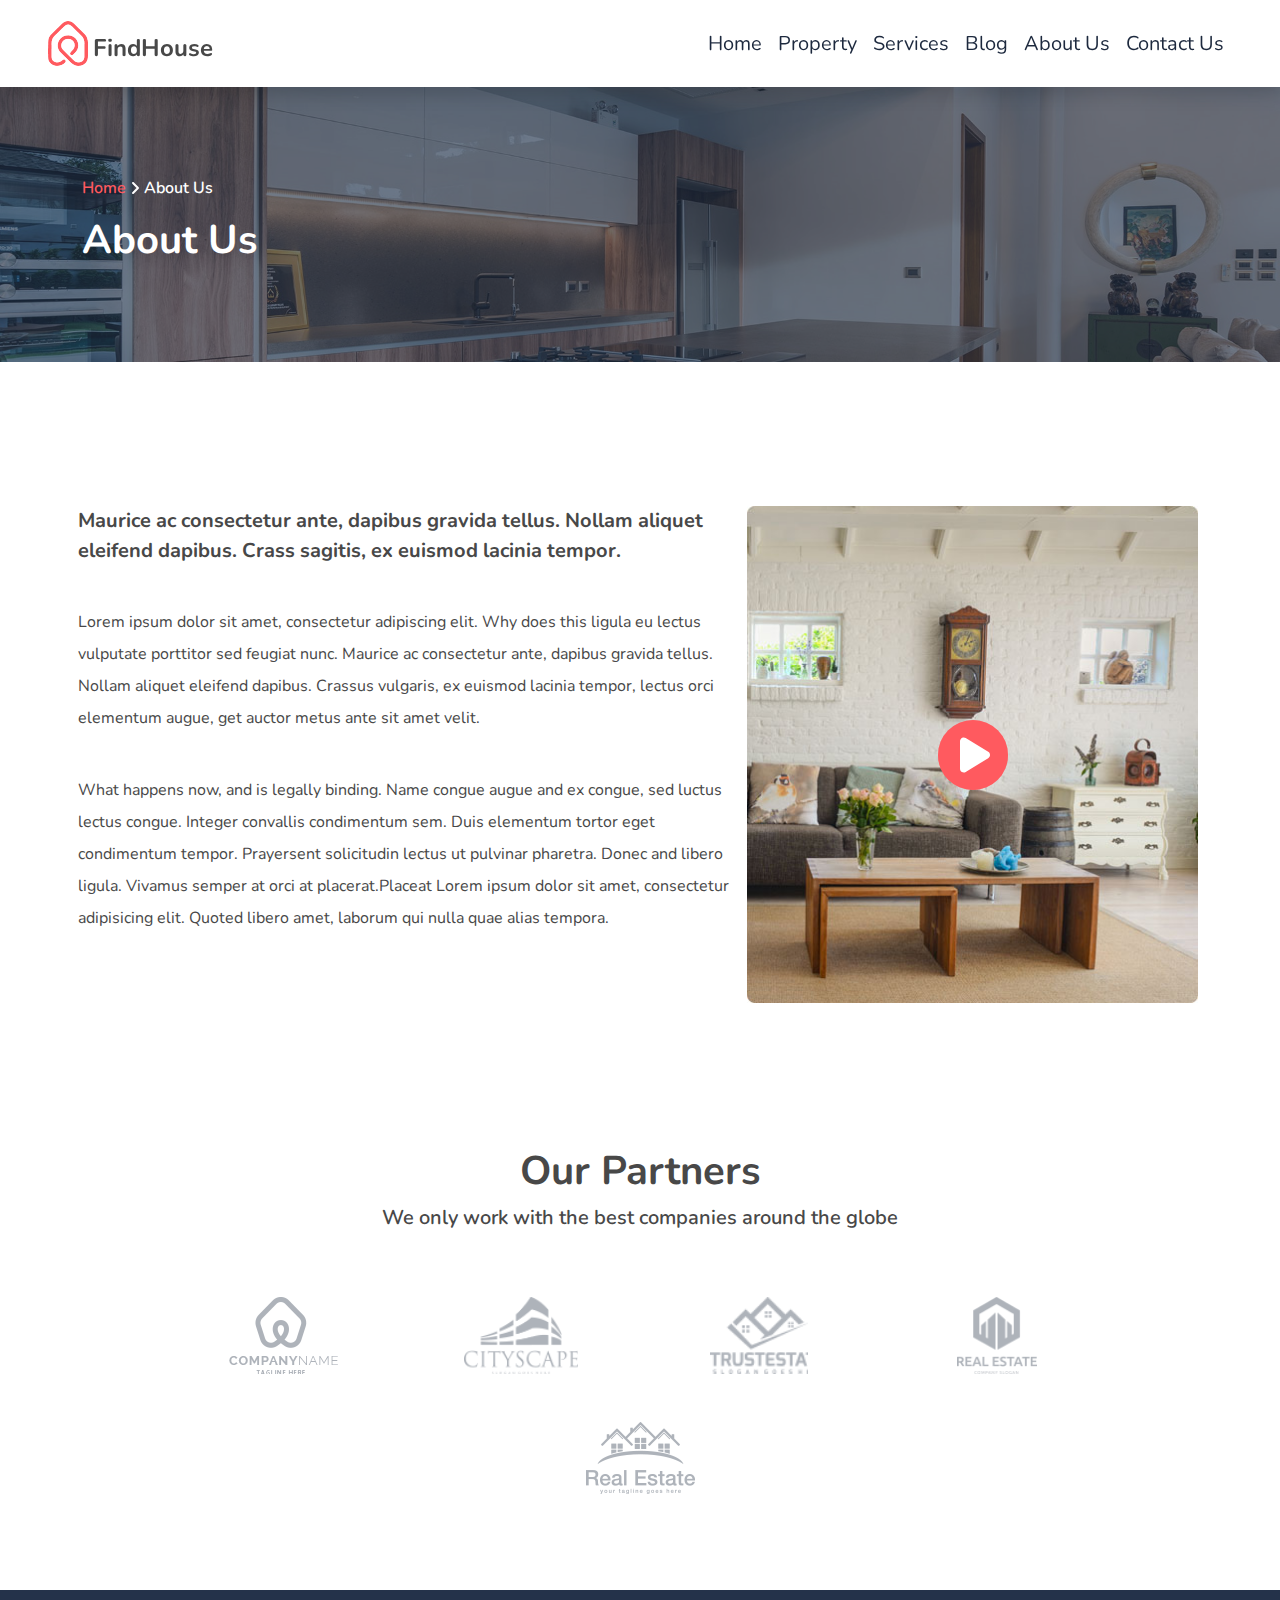
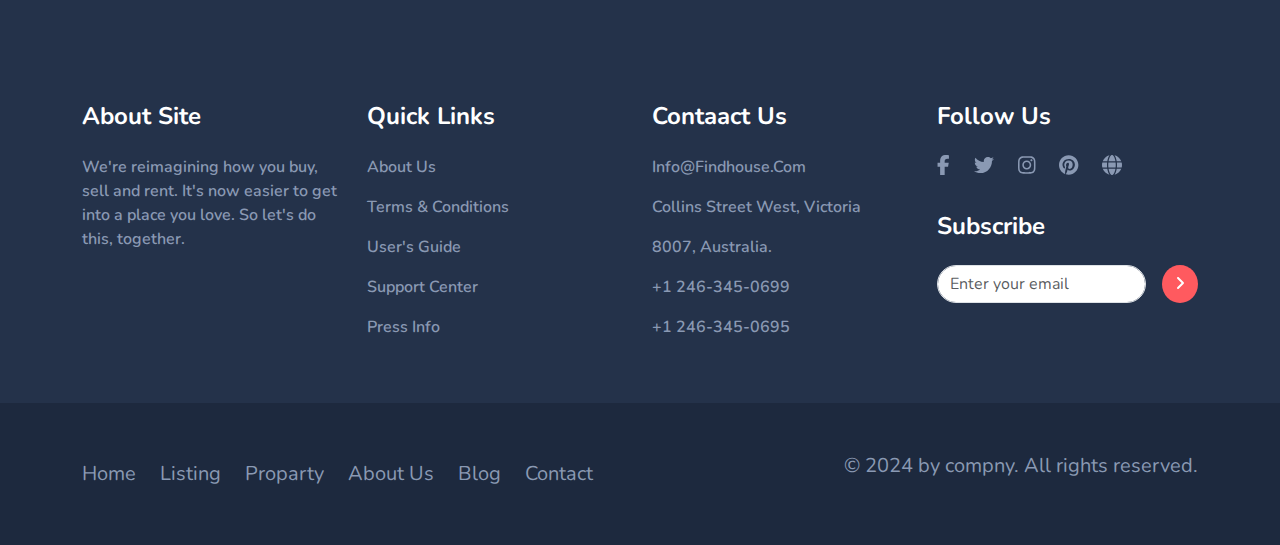
<file: assets/html/about-us.html>
<!DOCTYPE html>
<html lang="en">
  <head>
    <!-- --------------------- meta tags --------------------- -->
    <meta charset="UTF-8" />
    <meta name="viewport" content="width=device-width, initial-scale=1.0" />

    <!-- -------------------- importing bootstrap css file --------------------- -->
    <link rel="stylesheet" href="../css/bootstrap.min.css" />
    <!-- ------------------- importing fontsawesome css file ------------------- -->
    <link rel="stylesheet" href="../css/all.min.css" />
    <!-- ------------------- importing custom css file ------------------- -->
    <link rel="stylesheet" href="../css/style.css" />
    <!-- ------------------ importing custom layout css file ------------------- -->
    <link rel="stylesheet" href="../css/custome-layout.css" />
    <!-- --------------------- importing animate css file ---------------------- -->
    <link rel="stylesheet" href="../css/animation.css" />
    <!-- -------------------- importing responsive css file -------------------- -->
    <link rel="stylesheet" href="../css/responsive.css" />

    <!-- --------------------------- website favicon --------------------------- -->
    <link rel="icon" href="../images/logo.png" />
    <!-- ---------------------------- website title ---------------------------- -->
    <title>Real Estate</title>
  </head>
  <body>
    <!-- ------------------------ navbar (don't touch) ------------------------ -->
    <nav
      class="navbar navbar-expand-lg navbar-dark z-3 w-100 top-0 position-sticky p-3 px-5 position-sticky top-0 bg-white shadow"
      id="navbar"
    >
      <!-- ---------------------------- navbar brand ----------------------------- -->
      <a class="navbar-brand align-middle" href="../../index.html">
        <img src="../images/logo.png" alt="logo" />
        <span class="align-bottom fs-4 fw-bold gray-text-color">
          FindHouse
        </span>
      </a>

      <!-- ------------------- navbar toggler button -------------------- -->
      <button
        class="navbar-toggler primary-bg primary-outline-focus"
        type="button"
        data-bs-toggle="collapse"
        data-bs-target="#navbarNav"
        aria-controls="navbarNav"
        aria-expanded="false"
        aria-label="Toggle navigation"
        id="navbarToggler"
      >
        <span class="navbar-toggler-icon"></span>
      </button>

      <!-- ------------------- navbar links -------------------- -->
      <div class="collapse navbar-collapse justify-content-end" id="navbarNav">
        <ul class="navbar-nav ml-auto text-capitalize fs-5">
          <!-- ------------------------------ nav item ------------------------------- -->
          <li class="nav-item">
            <a
              class="nav-link dark-secondary-color primary-color-hover"
              href="../../index.html"
              >home</a
            >
          </li>
          <!-- ------------------------------ nav item ------------------------------- -->
          <li class="nav-item">
            <a
              class="nav-link dark-secondary-color primary-color-hover"
              href="#featuredProperties"
              >property</a
            >
          </li>
          <!-- ------------------------------ nav item ------------------------------- -->
          <li class="nav-item">
            <a
              class="nav-link dark-secondary-color primary-color-hover"
              href="#about"
              >services</a
            >
          </li>
          <!-- ------------------------------ nav item ------------------------------- -->
          <li class="nav-item">
            <a
              class="nav-link dark-secondary-color primary-color-hover"
              href="#contact"
              >blog</a
            >
          </li>
          <!-- ------------------------------ nav item ------------------------------- -->
          <li class="nav-item">
            <a
              class="nav-link dark-secondary-color primary-color-hover"
              href="#contact"
              >about us</a
            >
          </li>
          <!-- ------------------------------ nav item ------------------------------- -->
          <li class="nav-item">
            <a
              class="nav-link dark-secondary-color primary-color-hover"
              href="#contact"
              >contact us</a
            >
          </li>
        </ul>
      </div>
    </nav>

    <!-- ------------- toast notification container (don't touch) ------------- -->
    <div
      aria-live="polite"
      aria-atomic="true"
      class="position-sticky top-0 end-0 z-3"
    >
      <div class="toast-container top-0 end-0 p-3 z-3 overflow-hidden">
        <!-- ------------------------ subscribe email toast ------------------------ -->
        <div
          class="toast top-0 end-0 toast-loading"
          data-bs-delay="4550"
          role="alert"
          id="my-toast"
          aria-live="assertive"
          aria-atomic="true"
          data-autohide="false"
        >
          <div class="toast-header">
            <div class="d-flex flex-row align-items-center gap-4">
              <div>
                <i class="fa-solid fa-circle-check text-success fs-3"></i>
              </div>
              <div>
                <strong class="me-auto">Subscribed Successfully!!</strong>
              </div>
              <div class="ms-5">
                <button
                  type="button"
                  class="btn-close"
                  data-bs-dismiss="toast"
                  aria-label="Close"
                ></button>
              </div>
            </div>
          </div>
        </div>
      </div>
    </div>
    <!-- ------------------- scroll up button (don't touch) -------------------- -->
    <button
      class="btn secondary-bg rounded-circle scroll-up-btn position-fixed z-3 bottom-0 end-0 me-3 mb-3 d-none"
      id="scrollUpBtn"
    >
      <i class="fa-solid fa-arrow-up primary-color fs-3"></i>
    </button>

    <!-- ----------------------------- main image section ----------------------------- -->

    <section id="aboutUsMainImage">
      <div
        class="container-fluid p-0 position-relative w-100 justify-content-center"
      >
        <div class="position-relative overflow-hidden h-100 overflow-hidden">
          <img
            src="../images/bg-breadcrumb-min.jpg"
            alt="about us main image"
            class="img-fluid w-100"
          />
        </div>
        <div class="overlay-dark-bg h-100 w-100 position-absolute top-0"></div>
        <div
          class="position-absolute top-50 translate-middle start-50 container"
        >
          <div class="row">
            <div class="d-flex flex-row align-items-center gap-1 mb-3">
              <a
                href="../../index.html"
                class="text-decoration-none primary-color text-capitalize fw-semibold"
                >home</a
              >
              <i class="fa-solid fa-angle-right text-white"></i>
              <p
                href="#"
                class="text-decoration-none text-white text-capitalize fw-semibold m-0"
              >
                about us
              </p>
            </div>
            <h1 class="text-white fw-bold fs-1">About Us</h1>
          </div>
        </div>
      </div>
    </section>

    <!-- ----------------------------- about us section ----------------------------- -->
    <section id="aboutUs">
      <div class="container pt-5 p-0">
        <div class="row pt-5 p-0 w-100 mx-auto">
          <div class="col-lg-7 col-12 d-flex flex-column gap-4 py-5 p-0 ps-2">
            <p class="gray-text-color fs-5 fw-bold">
              Maurice ac consectetur ante, dapibus gravida tellus. Nollam
              aliquet eleifend dapibus. Crass sagitis, ex euismod lacinia
              tempor.
            </p>
            <p class="gray-text-color fs-6 lh-lg">
              Lorem ipsum dolor sit amet, consectetur adipiscing elit. Why does
              this ligula eu lectus vulputate porttitor sed feugiat nunc.
              Maurice ac consectetur ante, dapibus gravida tellus. Nollam
              aliquet eleifend dapibus. Crassus vulgaris, ex euismod lacinia
              tempor, lectus orci elementum augue, get auctor metus ante sit
              amet velit.
            </p>
            <p class="gray-text-color fs-6 lh-lg">
              What happens now, and is legally binding. Name congue augue and ex
              congue, sed luctus lectus congue. Integer convallis condimentum
              sem. Duis elementum tortor eget condimentum tempor. Prayersent
              solicitudin lectus ut pulvinar pharetra. Donec and libero ligula.
              Vivamus semper at orci at placerat.Placeat Lorem ipsum dolor sit
              amet, consectetur adipisicing elit. Quoted libero amet, laborum
              qui nulla quae alias tempora.
            </p>
          </div>
          <div class="col-lg-5 col-12 py-5 position-relative">
            <img
              src="../images/bg-video.jpg"
              alt="about us"
              class="img-fluid w-100"
            />
            <div
              class="position-absolute top-50 start-50 translate-middle popup-video"
            >
              <button
                class="btn primary-bg rounded-circle d-flex flex-row justify-content-center align-items-center w-100 h-100"
                data-bs-toggle="modal"
                data-bs-target="#videoModal"
              >
                <i class="fa-solid fa-play text-white fs-1 ps-1"></i>
              </button>
            </div>
          </div>
        </div>
        <!-- Modal -->
        <div
          class="modal fade"
          id="videoModal"
          tabindex="-1"
          aria-hidden="true"
        >
          <div class="modal-dialog modal-lg modal-dialog-centered">
            <div class="modal-content bg-transparent border-0">
              <div
                class="modal-header bg-transparent border-0 p-0 justify-content-end"
              >
                <button
                  type="button"
                  class="btn text-white fs-3"
                  data-bs-dismiss="modal"
                  aria-label="Close"
                >
                  <i class="fa-solid fa-xmark"></i>
                </button>
              </div>
              <div class="modal-body bg-transparent p-0">
                <iframe
                  width="100%"
                  height="500"
                  src="https://www.youtube.com/embed/aQlkVB9LZPk?si=HqzsfrYD8IjkEPo_"
                  id="aboutUsVideo"
                  title="YouTube video player"
                  frameborder="0"
                  allow="accelerometer; autoplay; clipboard-write; encrypted-media; gyroscope; picture-in-picture; web-share"
                  referrerpolicy="strict-origin-when-cross-origin"
                  allowfullscreen
                ></iframe>
              </div>
            </div>
          </div>
        </div>
      </div>
    </section>

    <!-- ------------------------ Our Partners Section ------------------------- -->
    <section id="aboutUsOurPartners">
      <div class="container py-5">
        <!-- ----------------------------- header row ------------------------------ -->
        <div class="row mb-5">
          <h1 class="text-center fw-bold gray-text-color pt-5">Our Partners</h1>
          <p class="text-center gray-text-color fs-5 fw-semibold">
            We only work with the best companies around the globe
          </p>
        </div>

        <!-- ----------------------------- partners row ----------------------------- -->
        <div class="row justify-content-center gap-5 mb-5">
          <!-- ----------------------------- partner card ----------------------------- -->
          <div
            class="col-5 col-sm-4 col-md-3 col-lg-2 jus d-flex justify-content-center"
          >
            <img src="../images/brand01.png" alt="brand01" class="img-fluid" />
          </div>
          <!-- ----------------------------- partner card ----------------------------- -->
          <div
            class="col-5 col-sm-4 col-md-3 col-lg-2 jus d-flex justify-content-center"
          >
            <img src="../images/brand03.png" alt="brand03" class="img-fluid" />
          </div>
          <!-- ----------------------------- partner card ----------------------------- -->
          <div
            class="col-5 col-sm-4 col-md-3 col-lg-2 jus d-flex justify-content-center"
          >
            <img src="../images/brand04.png" alt="brand04" class="img-fluid" />
          </div>
          <!-- ----------------------------- partner card ----------------------------- -->
          <div
            class="col-5 col-sm-4 col-md-3 col-lg-2 jus d-flex justify-content-center"
          >
            <img src="../images/brand05.png" alt="brand05" class="img-fluid" />
          </div>

          <!-- ----------------------------- partner card ----------------------------- -->
          <div
            class="col-5 col-sm-4 col-md-3 col-lg-2 jus d-flex justify-content-center"
          >
            <img src="../images/brand06.png" alt="brand06" class="img-fluid" />
          </div>
        </div>
      </div>
    </section>

    <!-- -------------------- footer section (don't remove) -------------------- -->
    <footer>
      <!-- ----------------------------- top footer ------------------------------ -->
      <div class="w-100 secondary-bg justify-content-center p-5">
        <div class="container pt-5">
          <div class="row pt-3">
            <!-- ----------------------------- about site ----------------------------- -->
            <div class="col-lg-3 col-sm-6 col-12">
              <h4 class="text-capitalize text-white fw-bold mb-4">
                about site
              </h4>
              <p class="light-gray-text-color fs-6 fw-semibold">
                We're reimagining how you buy, sell and rent. It's now easier to
                get into a place you love. So let's do this, together.
              </p>
            </div>

            <!-- ----------------------------- Quick Links ----------------------------- -->
            <div class="col-lg-3 col-sm-6 col-12">
              <h4 class="text-capitalize text-white fw-bold mb-4">
                Quick Links
              </h4>
              <ul class="list-unstyled">
                <li class="mb-3">
                  <a
                    href="#"
                    class="white-hover light-gray-text-color text-decoration-none text-capitalize fw-semibold"
                    >about us</a
                  >
                </li>
                <li class="mb-3">
                  <a
                    href="#"
                    class="white-hover light-gray-text-color text-decoration-none text-capitalize fw-semibold"
                    >terms & conditions</a
                  >
                </li>
                <li class="mb-3">
                  <a
                    href="#"
                    class="white-hover light-gray-text-color text-decoration-none text-capitalize fw-semibold"
                    >user's guide</a
                  >
                </li>
                <li class="mb-3">
                  <a
                    href="#"
                    class="white-hover light-gray-text-color text-decoration-none text-capitalize fw-semibold"
                    >support center</a
                  >
                </li>
                <li class="mb-3">
                  <a
                    href="#"
                    class="white-hover light-gray-text-color text-decoration-none text-capitalize fw-semibold"
                    >press info</a
                  >
                </li>
              </ul>
            </div>

            <!-- ----------------------------- contaact us ----------------------------- -->
            <div class="col-lg-3 col-sm-6 col-12">
              <h4 class="text-capitalize text-white fw-bold mb-4">
                contaact us
              </h4>
              <ul class="list-unstyled">
                <li class="mb-3">
                  <a
                    href="mailto:info@findhouse.com"
                    class="white-hover light-gray-text-color text-decoration-none text-capitalize fw-semibold"
                    >info@findhouse.com</a
                  >
                </li>
                <li class="mb-3">
                  <a
                    href="https://maps.app.goo.gl/Meojq2NbvPpwNX6F7"
                    class="white-hover light-gray-text-color text-decoration-none text-capitalize fw-semibold"
                    >Collins Street West, Victoria</a
                  >
                </li>
                <li class="mb-3">
                  <a
                    href="https://maps.app.goo.gl/Meojq2NbvPpwNX6F7"
                    class="white-hover light-gray-text-color text-decoration-none text-capitalize fw-semibold"
                    >8007, Australia.</a
                  >
                </li>
                <li class="mb-3">
                  <a
                    href="tel:+1 246-345-0699"
                    class="white-hover light-gray-text-color text-decoration-none text-capitalize fw-semibold"
                    >+1 246-345-0699</a
                  >
                </li>
                <li class="mb-3">
                  <a
                    href="tel:+1 246-345-0695"
                    class="white-hover light-gray-text-color text-decoration-none text-capitalize fw-semibold"
                    >+1 246-345-0695</a
                  >
                </li>
              </ul>
            </div>

            <!-- ----------------------------- social media ----------------------------- -->
            <div class="col-lg-3 col-sm-6 col-12">
              <h4 class="text-capitalize text-white fw-bold mb-4">follow us</h4>
              <ul class="list-unstyled flex-row d-flex gap-4">
                <li class="mb-3">
                  <a
                    href="mailto:info@findhouse.com"
                    class="white-hover light-gray-text-color text-decoration-none text-capitalize fw-semibold"
                  >
                    <i class="fs-5 fa-brands fa-facebook-f"></i
                  ></a>
                </li>
                <li class="mb-3">
                  <a
                    href="https://maps.app.goo.gl/Meojq2NbvPpwNX6F7"
                    class="white-hover light-gray-text-color text-decoration-none text-capitalize fw-semibold"
                    ><i class="fs-5 fa-brands fa-twitter"></i
                  ></a>
                </li>
                <li class="mb-3">
                  <a
                    href="https://maps.app.goo.gl/Meojq2NbvPpwNX6F7"
                    class="white-hover light-gray-text-color text-decoration-none text-capitalize fw-semibold"
                    ><i class="fs-5 fa-brands fa-instagram"></i
                  ></a>
                </li>
                <li class="mb-3">
                  <a
                    href="tel:+1 246-345-0699"
                    class="white-hover light-gray-text-color text-decoration-none text-capitalize fw-semibold"
                    ><i class="fs-5 fa-brands fa-pinterest"></i
                  ></a>
                </li>
                <li class="mb-3">
                  <a
                    href="tel:+1 246-345-0695"
                    class="white-hover light-gray-text-color text-decoration-none text-capitalize fw-semibold"
                    ><i class="fs-5 fa-solid fa-globe"></i
                  ></a>
                </li>
              </ul>

              <!-- ----------------------------- subscribe ----------------------------- -->
              <h4 class="text-capitalize text-white fw-bold mb-4">Subscribe</h4>
              <form
                id="subscribeForm"
                class="needs-validation d-flex f-row gap-3"
                novalidate
              >
                <div class="position-relative">
                  <input
                    type="email"
                    id="subscribeEmail"
                    class="form-control rounded-pill"
                    aria-describedby="validationServerEmailSubcribe"
                    required
                    placeholder="Enter your email"
                  />
                  <div
                    id="validationServerEmailSubcribe"
                    class="invalid-feedback position-absolute"
                  >
                    Please Enter Your Email.
                  </div>
                </div>
                <button
                  class="btn primary-bg text-white rounded-circle"
                  type="submit"
                  data-bs-target="#my-toast"
                >
                  <i class="fa-solid fa-angle-right"></i>
                </button>
              </form>
            </div>
          </div>
        </div>
      </div>

      <!-- ----------------------------- bottom footer ------------------------------ -->
      <div class="w-100 dark-secondary-bg p-5">
        <div class="container">
          <div class="row">
            <div
              class="d-flex flex-md-row flex-sm-column flex-column justify-content-between row-gap-5"
            >
              <div class="d-flex">
                <ul
                  class="list-unstyled d-flex flex-md-row flex-sm-column flex-column gap-4 my-auto"
                >
                  <li>
                    <a
                      href="../../index.html"
                      class="white-hover light-gray-text-color text-decoration-none text-capitalize fs-5"
                      >home</a
                    >
                  </li>
                  <li>
                    <a
                      href="#"
                      class="white-hover light-gray-text-color text-decoration-none text-capitalize fs-5"
                      >listing</a
                    >
                  </li>
                  <li>
                    <a
                      href="#"
                      class="white-hover light-gray-text-color text-decoration-none text-capitalize fs-5"
                      >proparty</a
                    >
                  </li>
                  <li>
                    <a
                      href="#"
                      class="white-hover light-gray-text-color text-decoration-none text-capitalize fs-5"
                      >about us</a
                    >
                  </li>
                  <li>
                    <a
                      href="#"
                      class="white-hover light-gray-text-color text-decoration-none text-capitalize fs-5"
                      >blog</a
                    >
                  </li>
                  <li>
                    <a
                      href="#"
                      class="white-hover light-gray-text-color text-decoration-none text-capitalize fs-5"
                      >contact</a
                    >
                  </li>
                </ul>
              </div>
              <div>
                <p class="light-gray-text-color fs-5">
                  © 2024 by compny. All rights reserved.
                </p>
              </div>
            </div>
          </div>
        </div>
      </div>
    </footer>

    <!-- -------------------------- importing jquery --------------------------- -->
    <script src="../js/jquery-3.7.1.min.js"></script>
    <!-- --------------------- importing bootstrap js file --------------------- -->
    <script src="../js/bootstrap.min.js"></script>
    <!-- ------------------- importing fontsawesome js file ------------------- -->
    <script src="../js/all.min.js"></script>
    <!-- ---------------------- importing custom js file ----------------------- -->
    <script src="../js/index.js"></script>
  </body>
</html>
</file>
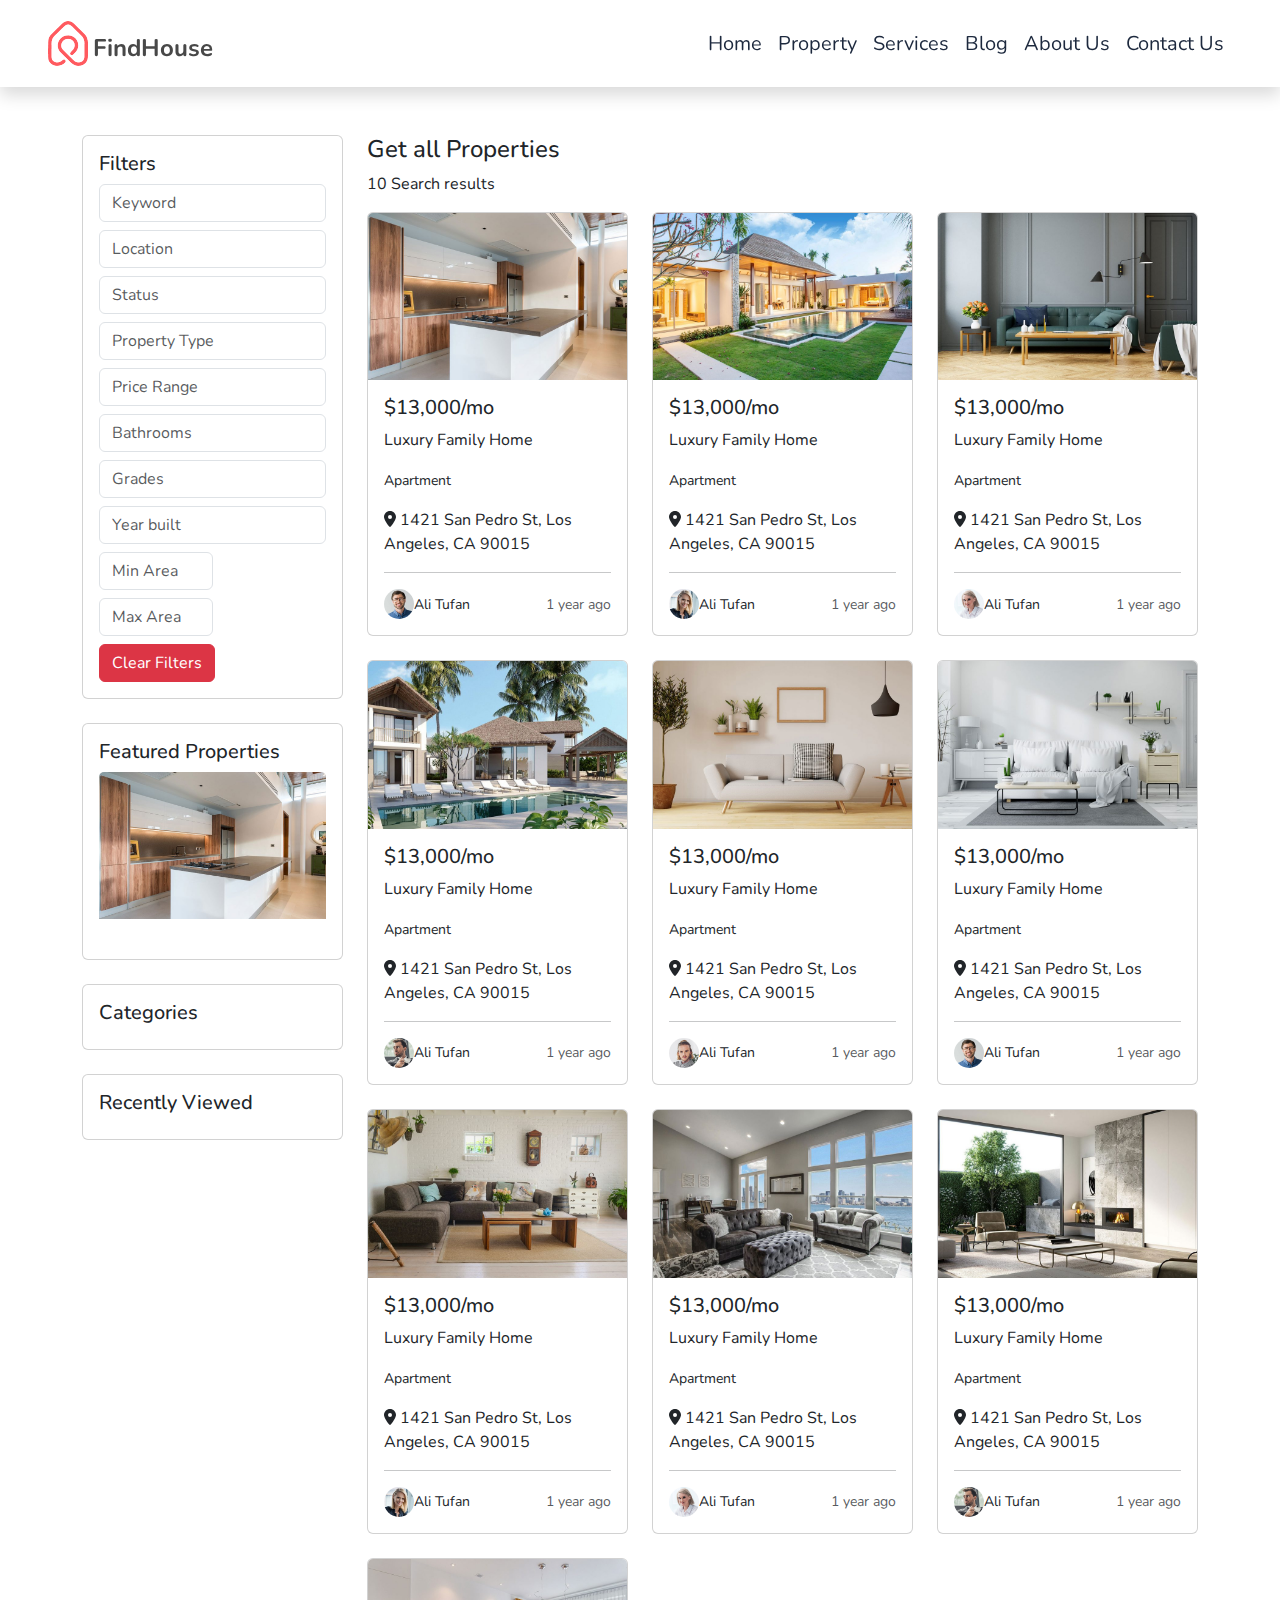
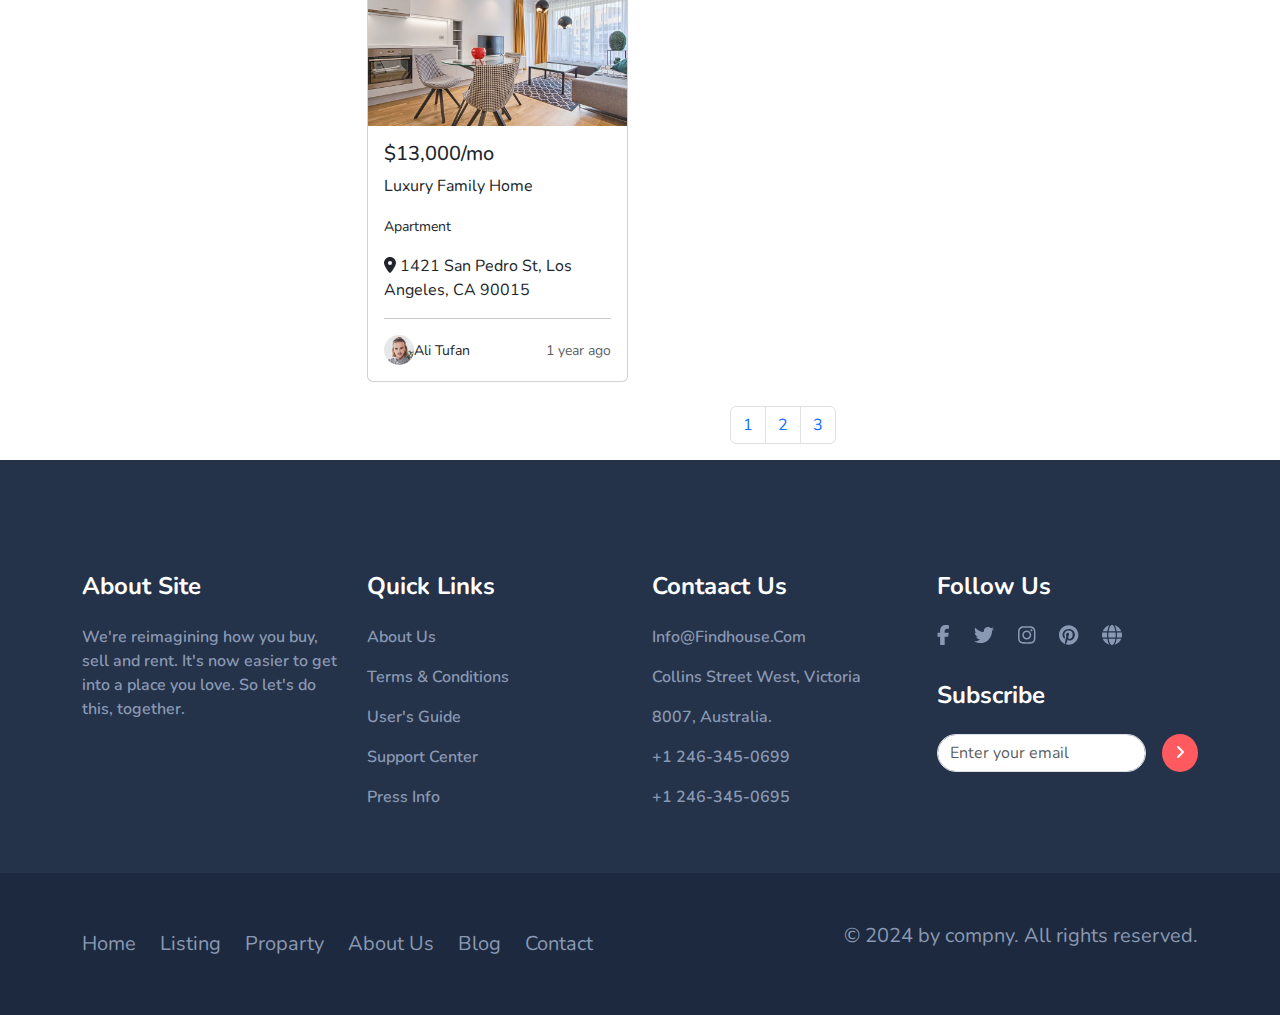
<file: assets/html/page2.html>
<!DOCTYPE html>
<html lang="en">
  <head>
    <!-- --------------------- meta tags --------------------- -->
    <meta charset="UTF-8" />
    <meta name="viewport" content="width=device-width, initial-scale=1.0" />

    <!-- -------------------- importing bootstrap css file --------------------- -->
    <link rel="stylesheet" href="../css/bootstrap.min.css" />
    <!-- ------------------- importing fontsawesome css file ------------------- -->
    <link rel="stylesheet" href="../css/all.min.css" />
    <!-- ------------------- importing custom css file ------------------- -->
    <link rel="stylesheet" href="../css/style.css" />
    <!-- ------------------ importing custom layout css file ------------------- -->
    <link rel="stylesheet" href="../css/custome-layout.css" />
    <!-- --------------------- importing animate css file ---------------------- -->
    <link rel="stylesheet" href="../css/animation.css" />
    <!-- -------------------- importing responsive css file -------------------- -->
    <link rel="stylesheet" href="../css/responsive.css" />

    <!-- --------------------------- website favicon --------------------------- -->
    <link rel="icon" href="../images/logo.png" />
    <!-- ---------------------------- website title ---------------------------- -->
    <title>Real Estate</title>
  </head>
  <body>
    <!-- ------------------------ navbar (don't touch) ------------------------ -->
    <nav
      class="navbar navbar-expand-lg navbar-dark z-3 w-100 top-0 position-sticky p-3 px-5 position-sticky top-0 bg-white shadow"
      id="navbar"
    >
      <!-- ---------------------------- navbar brand ----------------------------- -->
      <a class="navbar-brand align-middle" href="../../index.html">
        <img src="../images/logo.png" alt="logo" />
        <span class="align-bottom fs-4 fw-bold gray-text-color">
          FindHouse
        </span>
      </a>

      <!-- ------------------- navbar toggler button -------------------- -->
      <button
        class="navbar-toggler primary-bg primary-outline-focus"
        type="button"
        data-bs-toggle="collapse"
        data-bs-target="#navbarNav"
        aria-controls="navbarNav"
        aria-expanded="false"
        aria-label="Toggle navigation"
        id="navbarToggler"
      >
        <span class="navbar-toggler-icon"></span>
      </button>

      <!-- ------------------- navbar links -------------------- -->
      <div class="collapse navbar-collapse justify-content-end" id="navbarNav">
        <ul class="navbar-nav ml-auto text-capitalize fs-5">
          <!-- ------------------------------ nav item ------------------------------- -->
          <li class="nav-item">
            <a
              class="nav-link dark-secondary-color primary-color-hover"
              href="../../index.html"
              >home</a
            >
          </li>
          <!-- ------------------------------ nav item ------------------------------- -->
          <li class="nav-item">
            <a
              class="nav-link dark-secondary-color primary-color-hover"
              href="#featuredProperties"
              >property</a
            >
          </li>
          <!-- ------------------------------ nav item ------------------------------- -->
          <li class="nav-item">
            <a
              class="nav-link dark-secondary-color primary-color-hover"
              href="#about"
              >services</a
            >
          </li>
          <!-- ------------------------------ nav item ------------------------------- -->
          <li class="nav-item">
            <a
              class="nav-link dark-secondary-color primary-color-hover"
              href="#contact"
              >blog</a
            >
          </li>
          <!-- ------------------------------ nav item ------------------------------- -->
          <li class="nav-item">
            <a
              class="nav-link dark-secondary-color primary-color-hover"
              href="#contact"
              >about us</a
            >
          </li>
          <!-- ------------------------------ nav item ------------------------------- -->
          <li class="nav-item">
            <a
              class="nav-link dark-secondary-color primary-color-hover"
              href="#contact"
              >contact us</a
            >
          </li>
        </ul>
      </div>
    </nav>

    <!-- ------------- toast notification container (don't touch) ------------- -->
    <div
      aria-live="polite"
      aria-atomic="true"
      class="position-sticky top-0 end-0 z-3"
    >
      <div class="toast-container top-0 end-0 p-3 z-3 overflow-hidden">
        <!-- ------------------------ subscribe email toast ------------------------ -->
        <div
          class="toast top-0 end-0 toast-loading"
          data-bs-delay="4550"
          role="alert"
          id="my-toast"
          aria-live="assertive"
          aria-atomic="true"
          data-autohide="false"
        >
          <div class="toast-header">
            <div class="d-flex flex-row align-items-center gap-4">
              <div>
                <i class="fa-solid fa-circle-check text-success fs-3"></i>
              </div>
              <div>
                <strong class="me-auto">Subscribed Successfully!!</strong>
              </div>
              <div class="ms-5">
                <button
                  type="button"
                  class="btn-close"
                  data-bs-dismiss="toast"
                  aria-label="Close"
                ></button>
              </div>
            </div>
          </div>
        </div>
      </div>
    </div>
    <!-- -------------------------- scroll up button --------------------------- -->
    <button
      class="btn secondary-bg rounded-circle scroll-up-btn position-fixed z-3 bottom-0 end-0 me-3 mb-3 d-none"
      id="scrollUpBtn"
    >
      <i class="fa-solid fa-arrow-up primary-color fs-3"></i>
    </button>

    <!-- ----------------------------- main section ----------------------------- -->

    <div class="container mt-5">
        <div class="row">
            <!-- Sidebar -->
            <div class="col-lg-3">
                <!-- Search Filters -->
                <div class="card mb-4">
                    <div class="card-body">
                        <h5 class="card-title">Filters</h5>
                        <form>
                            <div class="form-group mb-2">
                                <input type="text" class="form-control" placeholder="Keyword">
                            </div>
                            <div class="form-group mb-2">
                                <input type="text" class="form-control" placeholder="Location">
                            </div>
                            <div class="form-group mb-2">
                                <input type="text" class="form-control" placeholder="Status">
                            </div>
                            <div class="form-group mb-2">
                                <input type="text" class="form-control" placeholder="Property Type">
                            </div>
                            <div class="form-group mb-2">
                                <input type="text" class="form-control" placeholder="Price Range">
                            </div>
                            <div class="form-group mb-2">
                                <input type="text" class="form-control" placeholder="Bathrooms">
                            </div>
                            <div class="form-group mb-2">
                                <input type="text" class="form-control" placeholder="Grades">
                            </div>
                            <div class="form-group mb-2">
                                <input type="text" class="form-control" placeholder="Year built">
                            </div>
                            <div class="form-group mb-2 col-lg-6">
                                <input type="text" class="form-control" placeholder="Min Area">
                            </div>
                            <div class="form-group mb-2 col-lg-6">
                                <input type="text" class="form-control" placeholder="Max Area">
                            </div>
                            <!-- Add more filter fields as needed -->
                            <button type="submit" class="btn btn-danger btn-block">Clear Filters</button>
                        </form>
                    </div>
                </div>

                <!-- Featured Properties -->
                <div class="card mb-4">
                    <div class="card-body mb-4">
                        <h5 class="card-title">Featured Properties</h5>
                        <img src="../images/8-850x550.jpg" class="card-img-top" alt="Property Image">
                        <!-- Featured properties list -->
                    </div>
                </div>

                <!-- Categories -->
                <div class="card mb-4">
                    <div class="card-body">
                        <h5 class="card-title">Categories</h5>
                        <!-- Categories list -->
                    </div>
                </div>
                <!-- Categories -->
                <div class="card mb-4">
                    <div class="card-body">
                        <h5 class="card-title">Recently Viewed</h5>
                        <!-- Categories list -->
                    </div>
                </div>
            </div>

            <!-- Main Property Listing -->
            <div class="col-lg-9">
                <h4>Get all Properties</h4>
                <p>10 Search results</p>

                <div class="row">
                    <!-- Property Card -->
                    <div class="col-md-6 col-lg-4">
                        <div class="card mb-4">
                            <img src="../images/8-850x550.jpg" class="card-img-top" alt="Property Image">
                            <div class="card-body">
                                <h5 class="card-title">$13,000/mo</h5>
                                <p class="card-text">Luxury Family Home</p>
                                <p class="card-text"><small>Apartment</small></p>
                                <p class="card-text"><i class="fas fa-map-marker-alt"></i> 1421 San Pedro St, Los Angeles, CA 90015</p>
                                <hr>
                                <div class="d-flex justify-content-between align-items-center mt-3">
                                    <div class="profile d-flex align-items-center">
                                        <img src="../images/5.jpg" alt="User Image" class="rounded-circle" style="width: 30px;">
                                        <small class="ml-2">Ali Tufan</small>
                                    </div>
                                    <small class="text-muted">1 year ago</small>
                                </div>
                            </div>
                        </div>
                    </div>
                    <!-- Property Card -->
                    <div class="col-md-6 col-lg-4">
                        <div class="card mb-4">
                            <img src="../images/5-850x550.jpg" class="card-img-top" alt="Property Image">
                            <div class="card-body ">
                                <h5 class="card-title">$13,000/mo</h5>
                                <p class="card-text">Luxury Family Home</p>
                                <p class="card-text"><small>Apartment</small></p>
                                <p class="card-text"><i class="fas fa-map-marker-alt"></i> 1421 San Pedro St, Los Angeles, CA 90015</p>
                                <hr>
                                <div class="d-flex justify-content-between align-items-center mt-3">
                                    <div class="profile d-flex align-items-center">
                                        <img src="../images/6.jpg" alt="User Image" class="rounded-circle" style="width: 30px;">
                                        <small class="ml-2">Ali Tufan</small>
                                    </div>
                                    <small class="text-muted">1 year ago</small>
                                </div>
                            </div>
                        </div>
                    </div>
                    <!-- Property Card -->
                    <div class="col-md-6 col-lg-4">
                        <div class="card mb-4">
                            <img src="../images/11-850x550.jpg" class="card-img-top" alt="Property Image">
                            <div class="card-body">
                                <h5 class="card-title">$13,000/mo</h5>
                                <p class="card-text">Luxury Family Home</p>
                                <p class="card-text"><small>Apartment</small></p>
                                <p class="card-text"><i class="fas fa-map-marker-alt"></i> 1421 San Pedro St, Los Angeles, CA 90015</p>
                                <hr>
                                <div class="d-flex justify-content-between align-items-center mt-3">
                                    <div class="profile d-flex align-items-center">
                                        <img src="../images/7.jpg" alt="User Image" class="rounded-circle" style="width: 30px;">
                                        <small class="ml-2">Ali Tufan</small>
                                    </div>
                                    <small class="text-muted">1 year ago</small>
                                </div>
                            </div>
                        </div>
                    </div>
                    <!-- Property Card -->
                    <div class="col-md-6 col-lg-4">
                        <div class="card mb-4">
                            <img src="../images/17-850x550.jpg" class="card-img-top" alt="Property Image">
                            <div class="card-body">
                                <h5 class="card-title">$13,000/mo</h5>
                                <p class="card-text">Luxury Family Home</p>
                                <p class="card-text"><small>Apartment</small></p>
                                <p class="card-text"><i class="fas fa-map-marker-alt"></i> 1421 San Pedro St, Los Angeles, CA 90015</p>
                                <hr>
                                <div class="d-flex justify-content-between align-items-center mt-3">
                                    <div class="profile d-flex align-items-center">
                                        <img src="../images/8.jpg" alt="User Image" class="rounded-circle" style="width: 30px;">
                                        <small class="ml-2">Ali Tufan</small>
                                    </div>
                                    <small class="text-muted">1 year ago</small>
                                </div>
                            </div>
                        </div>
                    </div>
                    <!-- Property Card -->
                    <div class="col-md-6 col-lg-4">
                        <div class="card mb-4">
                            <img src="../images/12-1-850x550.jpg" class="card-img-top" alt="Property Image">
                            <div class="card-body">
                                <h5 class="card-title">$13,000/mo</h5>
                                <p class="card-text">Luxury Family Home</p>
                                <p class="card-text"><small>Apartment</small></p>
                                <p class="card-text"><i class="fas fa-map-marker-alt"></i> 1421 San Pedro St, Los Angeles, CA 90015</p>
                                <hr>
                                <div class="d-flex justify-content-between align-items-center mt-3">
                                    <div class="profile d-flex align-items-center">
                                        <img src="../images/9.jpg" alt="User Image" class="rounded-circle" style="width: 30px;">
                                        <small class="ml-2">Ali Tufan</small>
                                    </div>
                                    <small class="text-muted">1 year ago</small>
                                </div>
                            </div>
                        </div>
                    </div>
                    <!-- Property Card -->
                    <div class="col-md-6 col-lg-4">
                        <div class="card mb-4">
                            <img src="../images/9-850x550.jpg" class="card-img-top" alt="Property Image">
                            <div class="card-body">
                                <h5 class="card-title">$13,000/mo</h5>
                                <p class="card-text">Luxury Family Home</p>
                                <p class="card-text"><small>Apartment</small></p>
                                <p class="card-text"><i class="fas fa-map-marker-alt"></i> 1421 San Pedro St, Los Angeles, CA 90015</p>
                                <hr>
                                <div class="d-flex justify-content-between align-items-center mt-3">
                                    <div class="profile d-flex align-items-center">
                                        <img src="../images/5.jpg" alt="User Image" class="rounded-circle" style="width: 30px;">
                                        <small class="ml-2">Ali Tufan</small>
                                    </div>
                                    <small class="text-muted">1 year ago</small>
                                </div>
                            </div>
                        </div>
                    </div>
                    <!-- Property Card -->
                    <div class="col-md-6 col-lg-4">
                        <div class="card mb-4">
                            <img src="../images/16-850x550.jpg" class="card-img-top" alt="Property Image">
                            <div class="card-body">
                                <h5 class="card-title">$13,000/mo</h5>
                                <p class="card-text">Luxury Family Home</p>
                                <p class="card-text"><small>Apartment</small></p>
                                <p class="card-text"><i class="fas fa-map-marker-alt"></i> 1421 San Pedro St, Los Angeles, CA 90015</p>
                                <hr>
                                <div class="d-flex justify-content-between align-items-center mt-3">
                                    <div class="profile d-flex align-items-center">
                                        <img src="../images/6.jpg" alt="User Image" class="rounded-circle" style="width: 30px;">
                                        <small class="ml-2">Ali Tufan</small>
                                    </div>
                                    <small class="text-muted">1 year ago</small>
                                </div>
                            </div>
                        </div>
                    </div>
                    <div class="col-md-6 col-lg-4">
                        <div class="card mb-4">
                            <img src="../images/22-850x550.jpg" class="card-img-top" alt="Property Image">
                            <div class="card-body">
                                <h5 class="card-title">$13,000/mo</h5>
                                <p class="card-text">Luxury Family Home</p>
                                <p class="card-text"><small>Apartment</small></p>
                                <p class="card-text"><i class="fas fa-map-marker-alt"></i> 1421 San Pedro St, Los Angeles, CA 90015</p>
                                <hr>                                
                                <div class="d-flex justify-content-between align-items-center mt-3">
                                    <div class="profile d-flex align-items-center">
                                        <img src="../images/7.jpg" alt="User Image" class="rounded-circle" style="width: 30px;">
                                        <small class="ml-2">Ali Tufan</small>
                                    </div>
                                    <small class="text-muted">1 year ago</small>
                                </div>
                            </div>
                        </div>
                    </div>
                    <div class="col-md-6 col-lg-4">
                        <div class="card mb-4">
                            <img src="../images/18-850x550.jpg" class="card-img-top" alt="Property Image">
                            <div class="card-body">
                                <h5 class="card-title">$13,000/mo</h5>
                                <p class="card-text">Luxury Family Home</p>
                                <p class="card-text"><small>Apartment</small></p>
                                <p class="card-text"><i class="fas fa-map-marker-alt"></i> 1421 San Pedro St, Los Angeles, CA 90015</p>
                                <hr>
                                <div class="d-flex justify-content-between align-items-center mt-3">
                                    <div class="profile d-flex align-items-center">
                                        <img src="../images/8.jpg" alt="User Image" class="rounded-circle" style="width: 30px;">
                                        <small class="ml-2">Ali Tufan</small>
                                    </div>
                                    <small class="text-muted">1 year ago</small>
                                </div>
                            </div>
                        </div>
                    </div>
                    <div class="col-md-6 col-lg-4">
                        <div class="card mb-4">
                            <img src="../images/20-850x550.jpg" class="card-img-top" alt="Property Image">
                            <div class="card-body">
                                <h5 class="card-title">$13,000/mo</h5>
                                <p class="card-text">Luxury Family Home</p>
                                <p class="card-text"><small>Apartment</small></p>
                                <p class="card-text"><i class="fas fa-map-marker-alt"></i> 1421 San Pedro St, Los Angeles, CA 90015</p>
                                <hr>
                                <div class="d-flex justify-content-between align-items-center mt-3">
                                    <div class="profile d-flex align-items-center">
                                        <img src="../images/9.jpg" alt="User Image" class="rounded-circle" style="width: 30px;">
                                        <small class="ml-2">Ali Tufan</small>
                                    </div>
                                    <small class="text-muted">1 year ago</small>
                                </div>
                            </div>
                        </div>
                    </div>
                    <!-- Repeat similar cards for other properties -->
                </div>

                <!-- Pagination -->
                <nav aria-label="Page navigation example">
                    <ul class="pagination justify-content-center">
                        <li class="page-item"><a class="page-link" href="#">1</a></li>
                        <li class="page-item"><a class="page-link" href="#">2</a></li>
                        <li class="page-item"><a class="page-link" href="#">3</a></li>
                    </ul>
                </nav>
            </div>
        </div>
    </div>

    <!-- -------------------- footer section (don't remove) -------------------- -->
    <footer>
      <!-- ----------------------------- top footer ------------------------------ -->
      <div class="w-100 secondary-bg justify-content-center p-5">
        <div class="container pt-5">
          <div class="row pt-3">
            <!-- ----------------------------- about site ----------------------------- -->
            <div class="col-lg-3 col-sm-6 col-12">
              <h4 class="text-capitalize text-white fw-bold mb-4">
                about site
              </h4>
              <p class="light-gray-text-color fs-6 fw-semibold">
                We're reimagining how you buy, sell and rent. It's now easier to
                get into a place you love. So let's do this, together.
              </p>
            </div>

            <!-- ----------------------------- Quick Links ----------------------------- -->
            <div class="col-lg-3 col-sm-6 col-12">
              <h4 class="text-capitalize text-white fw-bold mb-4">
                Quick Links
              </h4>
              <ul class="list-unstyled">
                <li class="mb-3">
                  <a
                    href="#"
                    class="white-hover light-gray-text-color text-decoration-none text-capitalize fw-semibold"
                    >about us</a
                  >
                </li>
                <li class="mb-3">
                  <a
                    href="#"
                    class="white-hover light-gray-text-color text-decoration-none text-capitalize fw-semibold"
                    >terms & conditions</a
                  >
                </li>
                <li class="mb-3">
                  <a
                    href="#"
                    class="white-hover light-gray-text-color text-decoration-none text-capitalize fw-semibold"
                    >user's guide</a
                  >
                </li>
                <li class="mb-3">
                  <a
                    href="#"
                    class="white-hover light-gray-text-color text-decoration-none text-capitalize fw-semibold"
                    >support center</a
                  >
                </li>
                <li class="mb-3">
                  <a
                    href="#"
                    class="white-hover light-gray-text-color text-decoration-none text-capitalize fw-semibold"
                    >press info</a
                  >
                </li>
              </ul>
            </div>

            <!-- ----------------------------- contaact us ----------------------------- -->
            <div class="col-lg-3 col-sm-6 col-12">
              <h4 class="text-capitalize text-white fw-bold mb-4">
                contaact us
              </h4>
              <ul class="list-unstyled">
                <li class="mb-3">
                  <a
                    href="mailto:info@findhouse.com"
                    class="white-hover light-gray-text-color text-decoration-none text-capitalize fw-semibold"
                    >info@findhouse.com</a
                  >
                </li>
                <li class="mb-3">
                  <a
                    href="https://maps.app.goo.gl/Meojq2NbvPpwNX6F7"
                    class="white-hover light-gray-text-color text-decoration-none text-capitalize fw-semibold"
                    >Collins Street West, Victoria</a
                  >
                </li>
                <li class="mb-3">
                  <a
                    href="https://maps.app.goo.gl/Meojq2NbvPpwNX6F7"
                    class="white-hover light-gray-text-color text-decoration-none text-capitalize fw-semibold"
                    >8007, Australia.</a
                  >
                </li>
                <li class="mb-3">
                  <a
                    href="tel:+1 246-345-0699"
                    class="white-hover light-gray-text-color text-decoration-none text-capitalize fw-semibold"
                    >+1 246-345-0699</a
                  >
                </li>
                <li class="mb-3">
                  <a
                    href="tel:+1 246-345-0695"
                    class="white-hover light-gray-text-color text-decoration-none text-capitalize fw-semibold"
                    >+1 246-345-0695</a
                  >
                </li>
              </ul>
            </div>

            <!-- ----------------------------- social media ----------------------------- -->
            <div class="col-lg-3 col-sm-6 col-12">
              <h4 class="text-capitalize text-white fw-bold mb-4">follow us</h4>
              <ul class="list-unstyled flex-row d-flex gap-4">
                <li class="mb-3">
                  <a
                    href="mailto:info@findhouse.com"
                    class="white-hover light-gray-text-color text-decoration-none text-capitalize fw-semibold"
                  >
                    <i class="fs-5 fa-brands fa-facebook-f"></i
                  ></a>
                </li>
                <li class="mb-3">
                  <a
                    href="https://maps.app.goo.gl/Meojq2NbvPpwNX6F7"
                    class="white-hover light-gray-text-color text-decoration-none text-capitalize fw-semibold"
                    ><i class="fs-5 fa-brands fa-twitter"></i
                  ></a>
                </li>
                <li class="mb-3">
                  <a
                    href="https://maps.app.goo.gl/Meojq2NbvPpwNX6F7"
                    class="white-hover light-gray-text-color text-decoration-none text-capitalize fw-semibold"
                    ><i class="fs-5 fa-brands fa-instagram"></i
                  ></a>
                </li>
                <li class="mb-3">
                  <a
                    href="tel:+1 246-345-0699"
                    class="white-hover light-gray-text-color text-decoration-none text-capitalize fw-semibold"
                    ><i class="fs-5 fa-brands fa-pinterest"></i
                  ></a>
                </li>
                <li class="mb-3">
                  <a
                    href="tel:+1 246-345-0695"
                    class="white-hover light-gray-text-color text-decoration-none text-capitalize fw-semibold"
                    ><i class="fs-5 fa-solid fa-globe"></i
                  ></a>
                </li>
              </ul>

              <!-- ----------------------------- subscribe ----------------------------- -->
              <h4 class="text-capitalize text-white fw-bold mb-4">Subscribe</h4>
              <form
                id="subscribeForm"
                class="needs-validation d-flex f-row gap-3"
                novalidate
              >
                <div class="position-relative">
                  <input
                    type="email"
                    id="subscribeEmail"
                    class="form-control rounded-pill"
                    aria-describedby="validationServerEmailSubcribe"
                    required
                    placeholder="Enter your email"
                  />
                  <div
                    id="validationServerEmailSubcribe"
                    class="invalid-feedback position-absolute"
                  >
                    Please Enter Your Email.
                  </div>
                </div>
                <button
                  class="btn primary-bg text-white rounded-circle"
                  type="submit"
                  data-bs-target="#my-toast"
                >
                  <i class="fa-solid fa-angle-right"></i>
                </button>
              </form>
            </div>
          </div>
        </div>
      </div>

      <!-- ----------------------------- bottom footer ------------------------------ -->
      <div class="w-100 dark-secondary-bg p-5">
        <div class="container">
          <div class="row">
            <div
              class="d-flex flex-md-row flex-sm-column flex-column justify-content-between row-gap-5"
            >
              <div class="d-flex">
                <ul
                  class="list-unstyled d-flex flex-md-row flex-sm-column flex-column gap-4 my-auto"
                >
                  <li>
                    <a
                      href="../../index.html"
                      class="white-hover light-gray-text-color text-decoration-none text-capitalize fs-5"
                      >home</a
                    >
                  </li>
                  <li>
                    <a
                      href="#"
                      class="white-hover light-gray-text-color text-decoration-none text-capitalize fs-5"
                      >listing</a
                    >
                  </li>
                  <li>
                    <a
                      href="#"
                      class="white-hover light-gray-text-color text-decoration-none text-capitalize fs-5"
                      >proparty</a
                    >
                  </li>
                  <li>
                    <a
                      href="#"
                      class="white-hover light-gray-text-color text-decoration-none text-capitalize fs-5"
                      >about us</a
                    >
                  </li>
                  <li>
                    <a
                      href="#"
                      class="white-hover light-gray-text-color text-decoration-none text-capitalize fs-5"
                      >blog</a
                    >
                  </li>
                  <li>
                    <a
                      href="#"
                      class="white-hover light-gray-text-color text-decoration-none text-capitalize fs-5"
                      >contact</a
                    >
                  </li>
                </ul>
              </div>
              <div>
                <p class="light-gray-text-color fs-5">
                  © 2024 by compny. All rights reserved.
                </p>
              </div>
            </div>
          </div>
        </div>
      </div>
    </footer>

    <!-- -------------------------- importing jquery --------------------------- -->
    <script src="../js/jquery-3.7.1.min.js"></script>
    <!-- --------------------- importing bootstrap js file --------------------- -->
    <script src="../js/bootstrap.min.js"></script>
    <!-- ------------------- importing fontsawesome js file ------------------- -->
    <script src="../js/all.min.js"></script>
    <!-- ---------------------- importing custom js file ----------------------- -->
    <script src="../js/index.js"></script>
  </body>
</html>
</file>
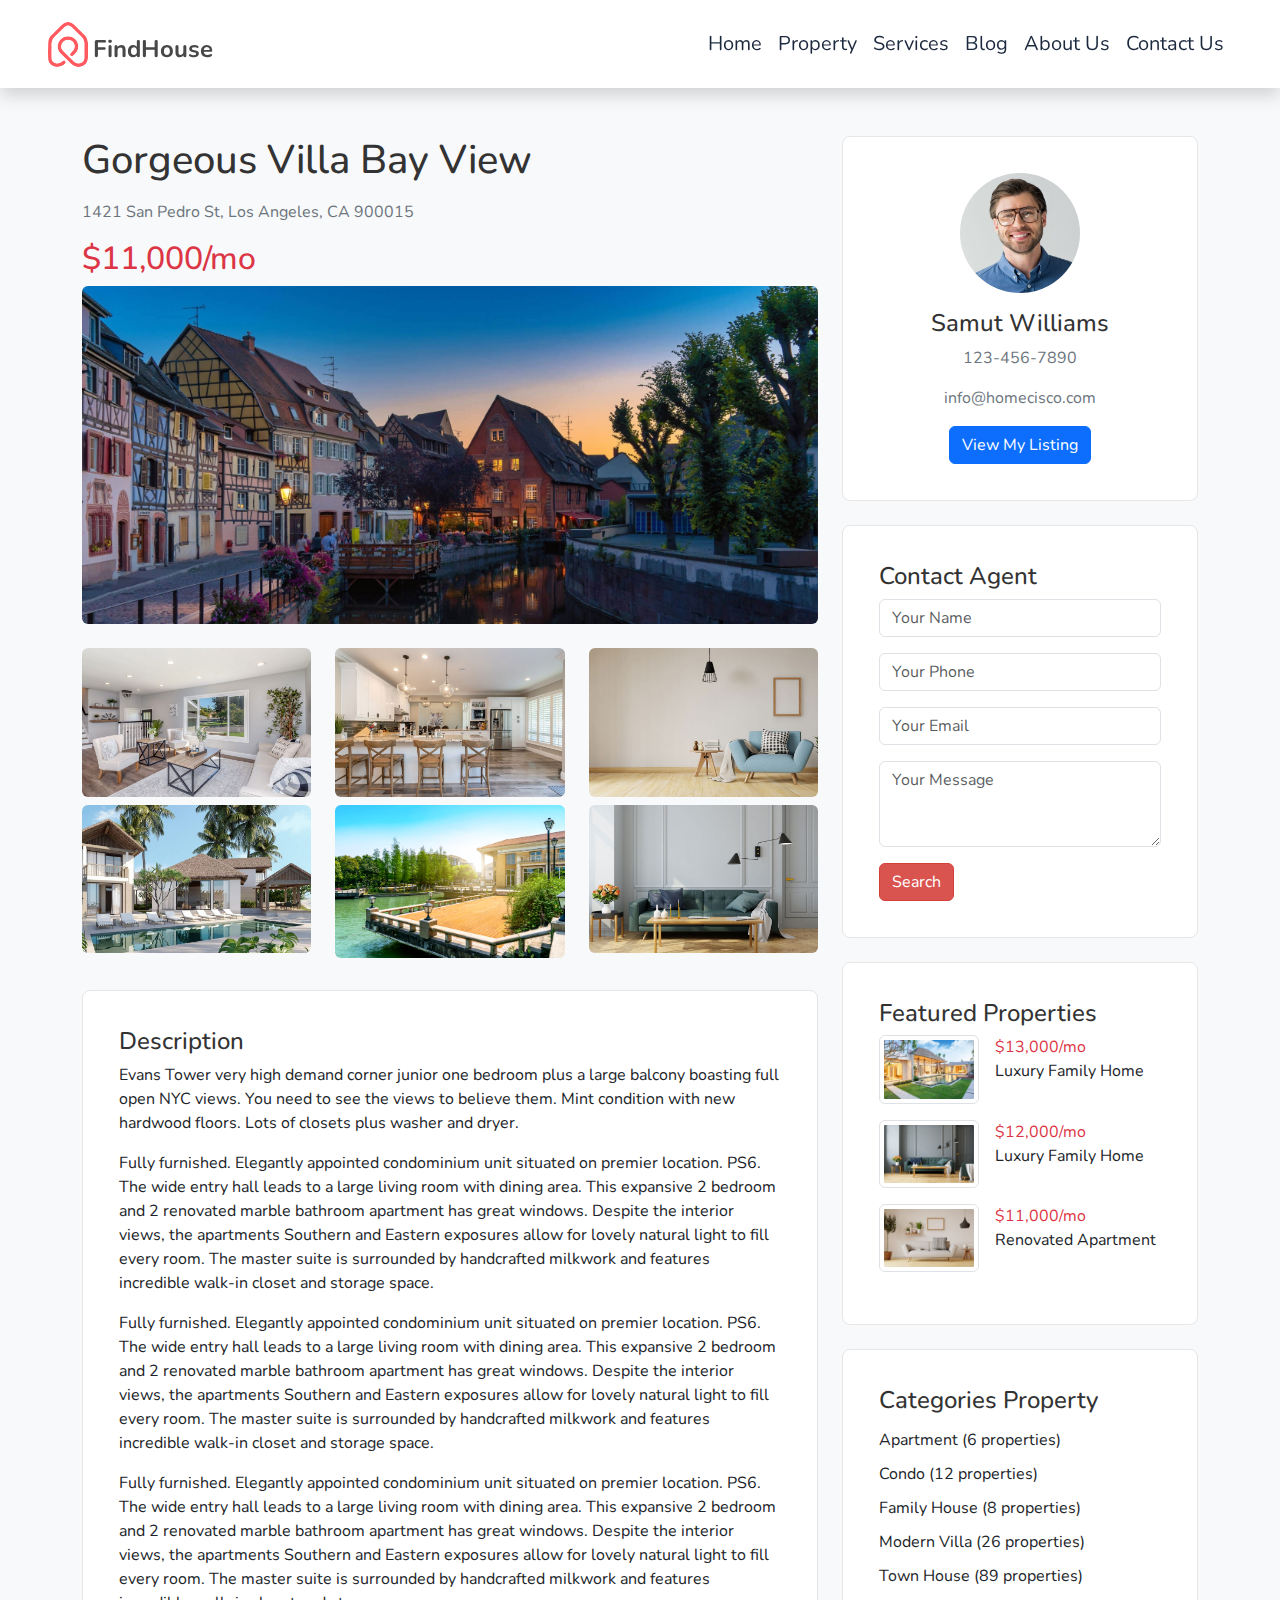
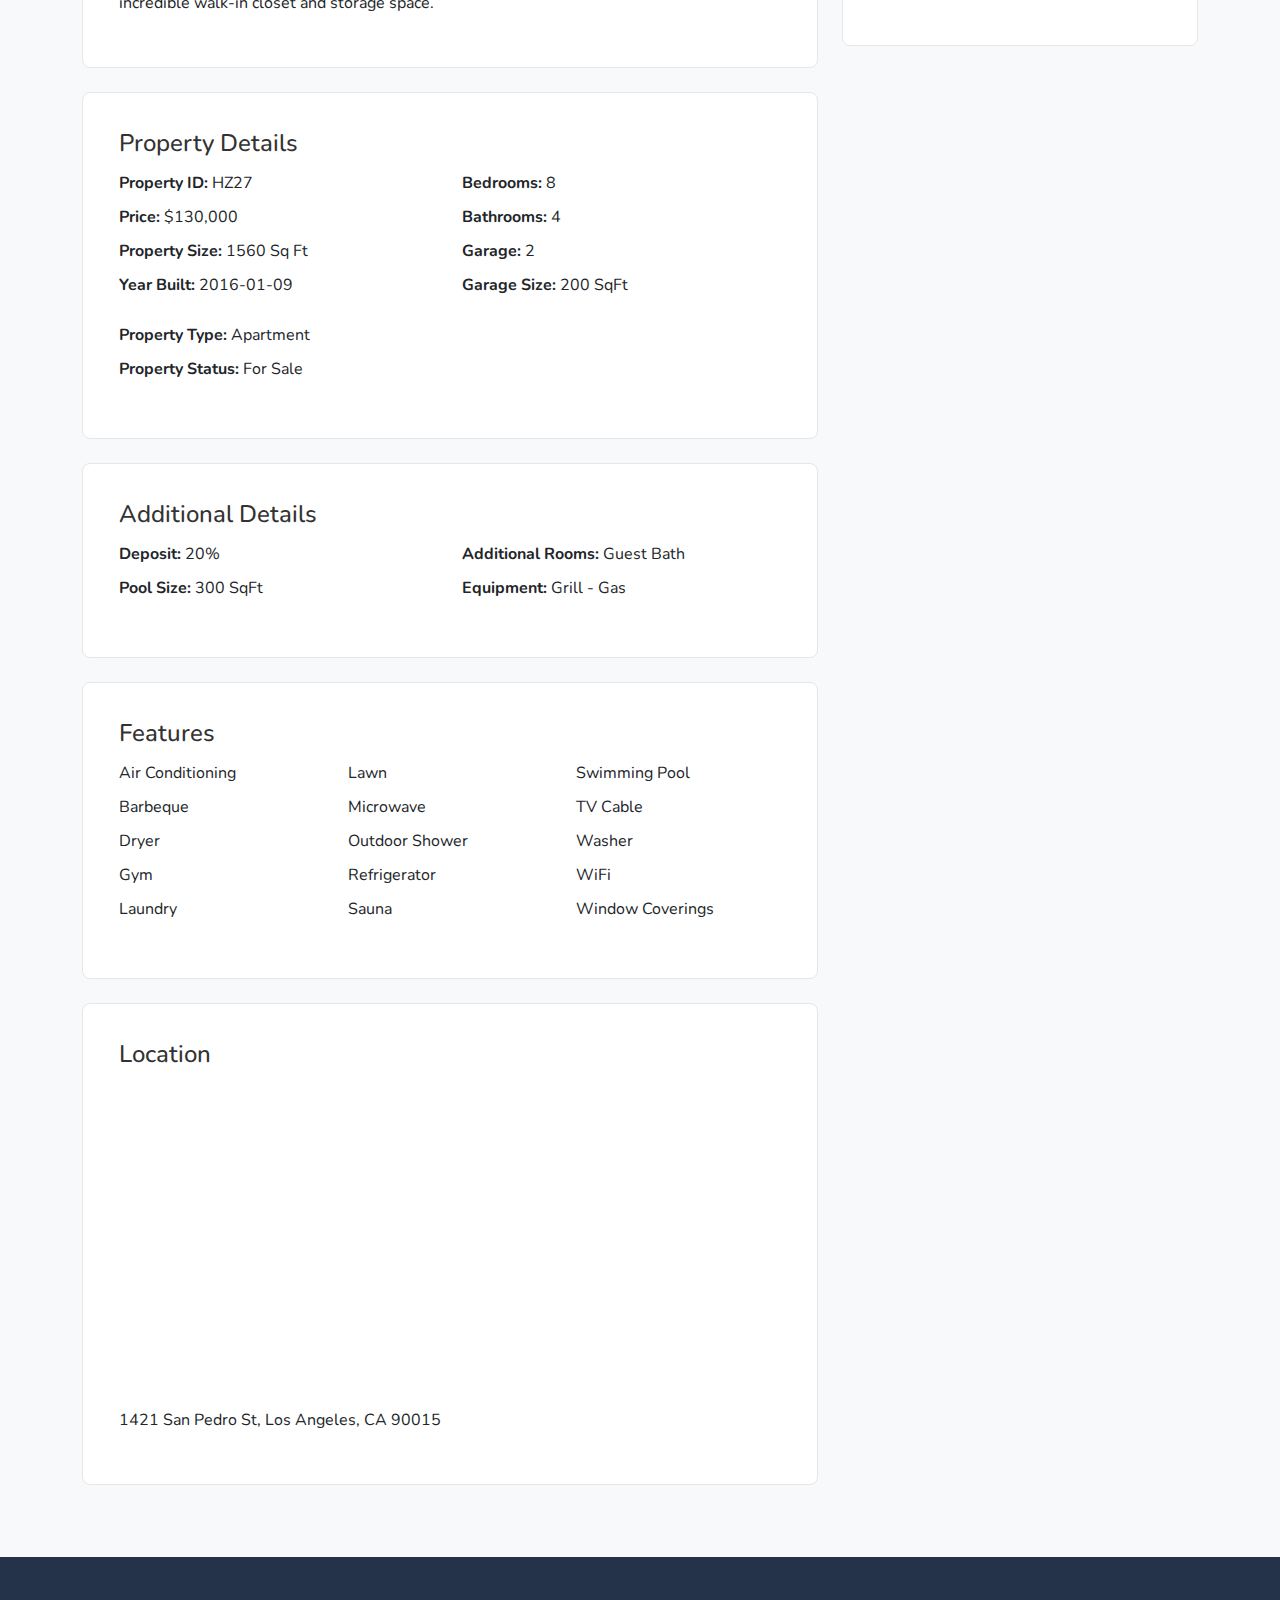
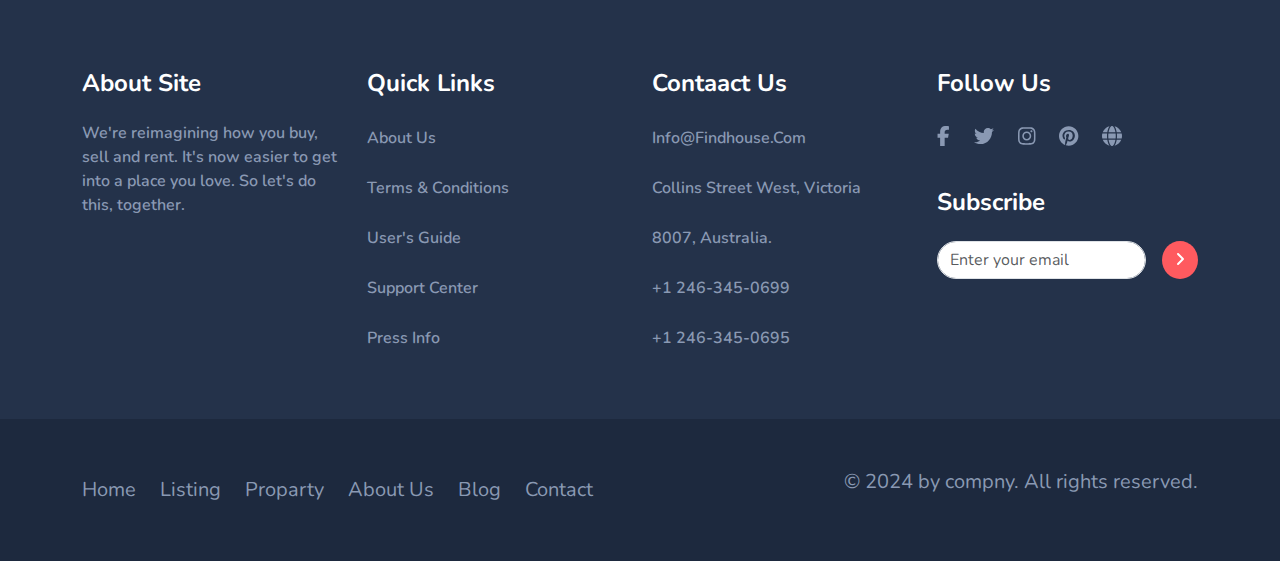
<file: assets/html/page3.html>
<!DOCTYPE html>
<html lang="en">
  <head>
    <!-- --------------------- meta tags --------------------- -->
    <meta charset="UTF-8" />
    <meta name="viewport" content="width=device-width, initial-scale=1.0" />

    <!-- -------------------- importing bootstrap css file --------------------- -->
    <link rel="stylesheet" href="../css/bootstrap.min.css" />
    <!-- ------------------- importing fontsawesome css file ------------------- -->
    <link rel="stylesheet" href="../css/all.min.css" />
    <!-- ------------------- importing custom css file ------------------- -->
    <link rel="stylesheet" href="../css/page3.css" />
    <!-- ------------------ importing custom layout css file ------------------- -->
    <link rel="stylesheet" href="../css/custome-layout.css" />
    <!-- --------------------- importing animate css file ---------------------- -->
    <link rel="stylesheet" href="../css/animation.css" />
    <!-- -------------------- importing responsive css file -------------------- -->
    <link rel="stylesheet" href="../css/responsive.css" />

    <!-- --------------------------- website favicon --------------------------- -->
    <link rel="icon" href="../images/logo.png" />
    <!-- ---------------------------- website title ---------------------------- -->
    <title>Real Estate</title>
  </head>
  <body>
    <!-- ------------------------ navbar (don't touch) ------------------------ -->
    <nav
      class="navbar navbar-expand-lg navbar-dark z-3 w-100 top-0 position-sticky p-3 px-5 position-sticky top-0 bg-white shadow"
      id="navbar"
    >
      <!-- ---------------------------- navbar brand ----------------------------- -->
      <a class="navbar-brand align-middle" href="../../index.html">
        <img src="../images/logo.png" alt="logo" />
        <span class="align-bottom fs-4 fw-bold gray-text-color">
          FindHouse
        </span>
      </a>

      <!-- ------------------- navbar toggler button -------------------- -->
      <button
        class="navbar-toggler primary-bg primary-outline-focus"
        type="button"
        data-bs-toggle="collapse"
        data-bs-target="#navbarNav"
        aria-controls="navbarNav"
        aria-expanded="false"
        aria-label="Toggle navigation"
        id="navbarToggler"
      >
        <span class="navbar-toggler-icon"></span>
      </button>

      <!-- ------------------- navbar links -------------------- -->
      <div class="collapse navbar-collapse justify-content-end" id="navbarNav">
        <ul class="navbar-nav ml-auto text-capitalize fs-5">
          <!-- ------------------------------ nav item ------------------------------- -->
          <li class="nav-item">
            <a
              class="nav-link dark-secondary-color primary-color-hover"
              href="../../index.html"
              >home</a
            >
          </li>
          <!-- ------------------------------ nav item ------------------------------- -->
          <li class="nav-item">
            <a
              class="nav-link dark-secondary-color primary-color-hover"
              href="#featuredProperties"
              >property</a
            >
          </li>
          <!-- ------------------------------ nav item ------------------------------- -->
          <li class="nav-item">
            <a
              class="nav-link dark-secondary-color primary-color-hover"
              href="#about"
              >services</a
            >
          </li>
          <!-- ------------------------------ nav item ------------------------------- -->
          <li class="nav-item">
            <a
              class="nav-link dark-secondary-color primary-color-hover"
              href="#contact"
              >blog</a
            >
          </li>
          <!-- ------------------------------ nav item ------------------------------- -->
          <li class="nav-item">
            <a
              class="nav-link dark-secondary-color primary-color-hover"
              href="#contact"
              >about us</a
            >
          </li>
          <!-- ------------------------------ nav item ------------------------------- -->
          <li class="nav-item">
            <a
              class="nav-link dark-secondary-color primary-color-hover"
              href="#contact"
              >contact us</a
            >
          </li>
        </ul>
      </div>
    </nav>

    <!-- ------------- toast notification container (don't touch) ------------- -->
    <div
      aria-live="polite"
      aria-atomic="true"
      class="position-sticky top-0 end-0 z-3"
    >
      <div class="toast-container top-0 end-0 p-3 z-3 overflow-hidden">
        <!-- ------------------------ subscribe email toast ------------------------ -->
        <div
          class="toast top-0 end-0 toast-loading"
          data-bs-delay="4550"
          role="alert"
          id="my-toast"
          aria-live="assertive"
          aria-atomic="true"
          data-autohide="false"
        >
          <div class="toast-header">
            <div class="d-flex flex-row align-items-center gap-4">
              <div>
                <i class="fa-solid fa-circle-check text-success fs-3"></i>
              </div>
              <div>
                <strong class="me-auto">Subscribed Successfully!!</strong>
              </div>
              <div class="ms-5">
                <button
                  type="button"
                  class="btn-close"
                  data-bs-dismiss="toast"
                  aria-label="Close"
                ></button>
              </div>
            </div>
          </div>
        </div>
      </div>
    </div>
    <!-- -------------------------- scroll up button --------------------------- -->
    <button
      class="btn secondary-bg rounded-circle scroll-up-btn position-fixed z-3 bottom-0 end-0 me-3 mb-3 d-none"
      id="scrollUpBtn"
    >
      <i class="fa-solid fa-arrow-up primary-color fs-3"></i>
    </button>

    <!-- ----------------------------- main section ----------------------------- -->
    <div class="container my-5">
        <div class="row">
            <!-- Main content -->
            <div class="col-lg-8">
                <h1 class="mb-3">Gorgeous Villa Bay View</h1>
                <p class="text-muted">1421 San Pedro St, Los Angeles, CA 900015</p>
                <h2 class="text-danger">$11,000/mo</h2>

                <!-- Main Image -->
                <img src="../images/1.jpg" class="img-fluid rounded mb-4" alt="Main Image">

                <!-- Additional Images -->
                <div class="row mb-4">
                    <div class="col-4"><img src="../images/24-850x550.jpg" class="img-fluid rounded mb-2" alt="Image 1"></div>
                    <div class="col-4"><img src="../images/23-850x550.jpg" class="img-fluid rounded mb-2" alt="Image 2"></div>
                    <div class="col-4"><img src="../images/13-850x550.jpg" class="img-fluid rounded mb-2" alt="Image 3"></div>
                    <div class="col-4"><img src="../images/17-850x550.jpg" class="img-fluid rounded mb-2" alt="Image 4"></div>
                    <div class="col-4"><img src="../images/9-characteristics-4.jpg" class="img-fluid rounded mb-2" alt="Image 5"></div>
                    <div class="col-4"><img src="../images/10-850x550.jpg" class="img-fluid rounded mb-2" alt="Image 5"></div>
                </div>

                <!-- Description Section -->
                <div class="card mb-4">
                    <div class="card-body">
                        <h4>Description</h4>
                        <p>Evans Tower very high demand corner junior one bedroom plus a large balcony boasting full open NYC views.
                            You need to see the views to believe them. Mint condition with new hardwood floors. Lots of closets plus
                            washer and dryer.</p>
                        <p>Fully furnished. Elegantly appointed condominium unit situated on premier location. PS6. The wide entry hall
                            leads to a large living room with dining area. This expansive 2 bedroom and 2 renovated marble bathroom
                            apartment has great windows. Despite the interior views, the apartments Southern and Eastern exposures
                            allow for lovely natural light to fill every room. The master suite is surrounded by handcrafted milkwork and
                            features incredible walk-in closet and storage space.</p>
                        <p>Fully furnished. Elegantly appointed condominium unit situated on premier location. PS6. The wide entry hall
                            leads to a large living room with dining area. This expansive 2 bedroom and 2 renovated marble bathroom
                            apartment has great windows. Despite the interior views, the apartments Southern and Eastern exposures
                            allow for lovely natural light to fill every room. The master suite is surrounded by handcrafted milkwork and
                            features incredible walk-in closet and storage space.</p>
                        <p>Fully furnished. Elegantly appointed condominium unit situated on premier location. PS6. The wide entry hall
                            leads to a large living room with dining area. This expansive 2 bedroom and 2 renovated marble bathroom
                            apartment has great windows. Despite the interior views, the apartments Southern and Eastern exposures
                            allow for lovely natural light to fill every room. The master suite is surrounded by handcrafted milkwork and
                            features incredible walk-in closet and storage space.</p>
                        <!-- Additional repeated text omitted for brevity -->
                    </div>
                </div>

                <!-- Property Details Section -->
                <div class="card mb-4">
                    <div class="card-body">
                        <h4>Property Details</h4>
                        <div class="row">
                            <div class="col-md-6">
                                <ul>
                                    <li><strong>Property ID:</strong> HZ27</li>
                                    <li><strong>Price:</strong> $130,000</li>
                                    <li><strong>Property Size:</strong> 1560 Sq Ft</li>
                                    <li><strong>Year Built:</strong> 2016-01-09</li>
                                </ul>
                            </div>
                            <div class="col-md-6">
                                <ul>
                                    <li><strong>Bedrooms:</strong> 8</li>
                                    <li><strong>Bathrooms:</strong> 4</li>
                                    <li><strong>Garage:</strong> 2</li>
                                    <li><strong>Garage Size:</strong> 200 SqFt</li>
                                </ul>
                            </div>
                            <div class="col-md-6">
                                <ul>
                                    <li><strong>Property Type:</strong> Apartment</li>
                                    <li><strong>Property Status:</strong> For Sale</li>
                                </ul>
                            </div>
                        </div>
                    </div>
                </div>

                <!-- Additional Details Section -->
                <div class="card mb-4">
                    <div class="card-body">
                        <h4>Additional Details</h4>
                        <div class="row">
                            <div class="col-md-6">
                                <ul>
                                    <li><strong>Deposit:</strong> 20%</li>
                                    <li><strong>Pool Size:</strong> 300 SqFt</li>
                                </ul>
                            </div>
                            <div class="col-md-6">
                                <ul>
                                    <li><strong>Additional Rooms:</strong> Guest Bath</li>
                                    <li><strong>Equipment:</strong> Grill - Gas</li>
                                </ul>
                            </div>
                        </div>
                    </div>
                </div>

                <!-- Features Section -->
                <div class="card mb-4">
                    <div class="card-body">
                        <h4>Features</h4>
                        <div class="row">
                            <div class="col-md-4">
                                <ul>
                                    <li>Air Conditioning</li>
                                    <li>Barbeque</li>
                                    <li>Dryer</li>
                                    <li>Gym</li>
                                    <li>Laundry</li>
                                </ul>
                            </div>
                            <div class="col-md-4">
                                <ul>
                                    <li>Lawn</li>
                                    <li>Microwave</li>
                                    <li>Outdoor Shower</li>
                                    <li>Refrigerator</li>
                                    <li>Sauna</li>
                                </ul>
                            </div>
                            <div class="col-md-4">
                                <ul>
                                    <li>Swimming Pool</li>
                                    <li>TV Cable</li>
                                    <li>Washer</li>
                                    <li>WiFi</li>
                                    <li>Window Coverings</li>
                                </ul>
                            </div>
                        </div>
                    </div>
                </div>

                <!-- Location Section -->
                <div class="card mb-4">
                    <div class="card-body">
                        <h4>Location</h4>
                        <div class="google-map">
                            <iframe src="https://www.google.com/maps/embed?pb=!1m18!1m12!1m3!1d6021.474367375896!2d-0.1318403506259366!3d51.505171852183864!2m3!1f0!2f0!3f0!3m2!1i1024!2i768!4f13.1!3m3!1m2!1s0x47d8a00baf21de75%3A0x52963a5addd52a99!2z2YTZhtiv2YbYjCDYp9mE2YXZhdmE2YPYqSDYp9mE2YXYqtit2K_YqQ!5e0!3m2!1sar!2seg!4v1725243317070!5m2!1sar!2seg"width="600" height="450" style="border:0;" allowfullscreen="" loading="lazy" referrerpolicy="no-referrer-when-downgrade"></iframe>
                       </div>
                        
                        <p>1421 San Pedro St, Los Angeles, CA 90015</p>
                        
                    </div>
                </div>
            </div>

            <!-- Sidebar content -->
            <div class="col-lg-4">
                <!-- Agent Contact -->
                <div class="card mb-4 text-center">
                    <div class="card-body">
                        <img src="../images/5.jpg" class="rounded-circle mb-3" alt="Agent" style="width: 120px; height: 120px;">
                        <h4>Samut Williams</h4>
                        <p class="text-muted">123-456-7890</p>
                        <p class="text-muted">info@homecisco.com</p>
                        <a href="#" class="btn btn-primary">View My Listing</a>
                    </div>
                </div>

                <!-- Contact Form -->
                <div class="card mb-4">
                    <div class="card-body">
                        <h4>Contact Agent</h4>
                        <form>
                            <div class="mb-3">
                                <input type="text" class="form-control" placeholder="Your Name">
                            </div>
                            <div class="mb-3">
                                <input type="phone" class="form-control" placeholder="Your Phone">
                            </div>
                            <div class="mb-3">
                                <input type="email" class="form-control" placeholder="Your Email">
                            </div>
                            <div class="mb-3">
                                <textarea class="form-control" rows="3" placeholder="Your Message"></textarea>
                            </div>
                            <button type="submit" class="btn btn-danger">Search</button>
                        </form>
                    </div>
                </div>

                <!-- Featured Properties -->
                <div class="card mb-4">
                    <div class="card-body">
                        <h4>Featured Properties</h4>
                        <div class="d-flex mb-3">
                            <img src="../images/5-850x550.jpg" class="img-thumbnail" alt="Featured Property 1">
                            <div class="ms-3">
                                <p class="mb-0 text-danger">$13,000/mo</p>
                                <p>Luxury Family Home</p>
                            </div>
                        </div>
                        <div class="d-flex mb-3">
                            <img src="../images/11-850x550.jpg" class="img-thumbnail" alt="Featured Property 2">
                            <div class="ms-3">
                                <p class="mb-0 text-danger">$12,000/mo</p>
                                <p>Luxury Family Home</p>
                            </div>
                        </div>
                        <div class="d-flex mb-3">
                            <img src="../images/12-1-850x550.jpg" class="img-thumbnail" alt="Featured Property 3">
                            <div class="ms-3">
                                <p class="mb-0 text-danger">$11,000/mo</p>
                                <p>Renovated Apartment</p>
                            </div>
                        </div>
                    </div>
                </div>

                <!-- Categories -->
                <div class="card mb-4">
                    <div class="card-body">
                        <h4>Categories Property</h4>
                        <ul>
                            <li>Apartment (6 properties)</li>
                            <li>Condo (12 properties)</li>
                            <li>Family House (8 properties)</li>
                            <li>Modern Villa (26 properties)</li>
                            <li>Town House (89 properties)</li>
                       
                        </ul>
                    </div>
                </div>
            </div>
        </div>
    </div>
    
    <!-- Bootstrap JS -->
    <script src="https://cdn.jsdelivr.net/npm/bootstrap@5.3.0/dist/js/bootstrap.bundle.min.js"></script>
    
    <!-- -------------------- footer section (don't remove) -------------------- -->
    <footer>
      <!-- ----------------------------- top footer ------------------------------ -->
      <div class="w-100 secondary-bg justify-content-center p-5">
        <div class="container pt-5">
          <div class="row pt-3">
            <!-- ----------------------------- about site ----------------------------- -->
            <div class="col-lg-3 col-sm-6 col-12">
              <h4 class="text-capitalize text-white fw-bold mb-4">
                about site
              </h4>
              <p class="light-gray-text-color fs-6 fw-semibold">
                We're reimagining how you buy, sell and rent. It's now easier to
                get into a place you love. So let's do this, together.
              </p>
            </div>

            <!-- ----------------------------- Quick Links ----------------------------- -->
            <div class="col-lg-3 col-sm-6 col-12">
              <h4 class="text-capitalize text-white fw-bold mb-4">
                Quick Links
              </h4>
              <ul class="list-unstyled">
                <li class="mb-3">
                  <a
                    href="#"
                    class="white-hover light-gray-text-color text-decoration-none text-capitalize fw-semibold"
                    >about us</a
                  >
                </li>
                <li class="mb-3">
                  <a
                    href="#"
                    class="white-hover light-gray-text-color text-decoration-none text-capitalize fw-semibold"
                    >terms & conditions</a
                  >
                </li>
                <li class="mb-3">
                  <a
                    href="#"
                    class="white-hover light-gray-text-color text-decoration-none text-capitalize fw-semibold"
                    >user's guide</a
                  >
                </li>
                <li class="mb-3">
                  <a
                    href="#"
                    class="white-hover light-gray-text-color text-decoration-none text-capitalize fw-semibold"
                    >support center</a
                  >
                </li>
                <li class="mb-3">
                  <a
                    href="#"
                    class="white-hover light-gray-text-color text-decoration-none text-capitalize fw-semibold"
                    >press info</a
                  >
                </li>
              </ul>
            </div>

            <!-- ----------------------------- contaact us ----------------------------- -->
            <div class="col-lg-3 col-sm-6 col-12">
              <h4 class="text-capitalize text-white fw-bold mb-4">
                contaact us
              </h4>
              <ul class="list-unstyled">
                <li class="mb-3">
                  <a
                    href="mailto:info@findhouse.com"
                    class="white-hover light-gray-text-color text-decoration-none text-capitalize fw-semibold"
                    >info@findhouse.com</a
                  >
                </li>
                <li class="mb-3">
                  <a
                    href="https://maps.app.goo.gl/Meojq2NbvPpwNX6F7"
                    class="white-hover light-gray-text-color text-decoration-none text-capitalize fw-semibold"
                    >Collins Street West, Victoria</a
                  >
                </li>
                <li class="mb-3">
                  <a
                    href="https://maps.app.goo.gl/Meojq2NbvPpwNX6F7"
                    class="white-hover light-gray-text-color text-decoration-none text-capitalize fw-semibold"
                    >8007, Australia.</a
                  >
                </li>
                <li class="mb-3">
                  <a
                    href="tel:+1 246-345-0699"
                    class="white-hover light-gray-text-color text-decoration-none text-capitalize fw-semibold"
                    >+1 246-345-0699</a
                  >
                </li>
                <li class="mb-3">
                  <a
                    href="tel:+1 246-345-0695"
                    class="white-hover light-gray-text-color text-decoration-none text-capitalize fw-semibold"
                    >+1 246-345-0695</a
                  >
                </li>
              </ul>
            </div>

            <!-- ----------------------------- social media ----------------------------- -->
            <div class="col-lg-3 col-sm-6 col-12">
              <h4 class="text-capitalize text-white fw-bold mb-4">follow us</h4>
              <ul class="list-unstyled flex-row d-flex gap-4">
                <li class="mb-3">
                  <a
                    href="mailto:info@findhouse.com"
                    class="white-hover light-gray-text-color text-decoration-none text-capitalize fw-semibold"
                  >
                    <i class="fs-5 fa-brands fa-facebook-f"></i
                  ></a>
                </li>
                <li class="mb-3">
                  <a
                    href="https://maps.app.goo.gl/Meojq2NbvPpwNX6F7"
                    class="white-hover light-gray-text-color text-decoration-none text-capitalize fw-semibold"
                    ><i class="fs-5 fa-brands fa-twitter"></i
                  ></a>
                </li>
                <li class="mb-3">
                  <a
                    href="https://maps.app.goo.gl/Meojq2NbvPpwNX6F7"
                    class="white-hover light-gray-text-color text-decoration-none text-capitalize fw-semibold"
                    ><i class="fs-5 fa-brands fa-instagram"></i
                  ></a>
                </li>
                <li class="mb-3">
                  <a
                    href="tel:+1 246-345-0699"
                    class="white-hover light-gray-text-color text-decoration-none text-capitalize fw-semibold"
                    ><i class="fs-5 fa-brands fa-pinterest"></i
                  ></a>
                </li>
                <li class="mb-3">
                  <a
                    href="tel:+1 246-345-0695"
                    class="white-hover light-gray-text-color text-decoration-none text-capitalize fw-semibold"
                    ><i class="fs-5 fa-solid fa-globe"></i
                  ></a>
                </li>
              </ul>

              <!-- ----------------------------- subscribe ----------------------------- -->
              <h4 class="text-capitalize text-white fw-bold mb-4">Subscribe</h4>
              <form
                id="subscribeForm"
                class="needs-validation d-flex f-row gap-3"
                novalidate
              >
                <div class="position-relative">
                  <input
                    type="email"
                    id="subscribeEmail"
                    class="form-control rounded-pill"
                    aria-describedby="validationServerEmailSubcribe"
                    required
                    placeholder="Enter your email"
                  />
                  <div
                    id="validationServerEmailSubcribe"
                    class="invalid-feedback position-absolute"
                  >
                    Please Enter Your Email.
                  </div>
                </div>
                <button
                  class="btn primary-bg text-white rounded-circle"
                  type="submit"
                  data-bs-target="#my-toast"
                >
                  <i class="fa-solid fa-angle-right"></i>
                </button>
              </form>
            </div>
          </div>
        </div>
      </div>

      <!-- ----------------------------- bottom footer ------------------------------ -->
      <div class="w-100 dark-secondary-bg p-5">
        <div class="container">
          <div class="row">
            <div
              class="d-flex flex-md-row flex-sm-column flex-column justify-content-between row-gap-5"
            >
              <div class="d-flex">
                <ul
                  class="list-unstyled d-flex flex-md-row flex-sm-column flex-column gap-4 my-auto"
                >
                  <li>
                    <a
                      href="../../index.html"
                      class="white-hover light-gray-text-color text-decoration-none text-capitalize fs-5"
                      >home</a
                    >
                  </li>
                  <li>
                    <a
                      href="#"
                      class="white-hover light-gray-text-color text-decoration-none text-capitalize fs-5"
                      >listing</a
                    >
                  </li>
                  <li>
                    <a
                      href="#"
                      class="white-hover light-gray-text-color text-decoration-none text-capitalize fs-5"
                      >proparty</a
                    >
                  </li>
                  <li>
                    <a
                      href="#"
                      class="white-hover light-gray-text-color text-decoration-none text-capitalize fs-5"
                      >about us</a
                    >
                  </li>
                  <li>
                    <a
                      href="#"
                      class="white-hover light-gray-text-color text-decoration-none text-capitalize fs-5"
                      >blog</a
                    >
                  </li>
                  <li>
                    <a
                      href="#"
                      class="white-hover light-gray-text-color text-decoration-none text-capitalize fs-5"
                      >contact</a
                    >
                  </li>
                </ul>
              </div>
              <div>
                <p class="light-gray-text-color fs-5">
                  © 2024 by compny. All rights reserved.
                </p>
              </div>
            </div>
          </div>
        </div>
      </div>
    </footer>

    <!-- -------------------------- importing jquery --------------------------- -->
    <script src="../js/jquery-3.7.1.min.js"></script>
    <!-- --------------------- importing bootstrap js file --------------------- -->
    <script src="../js/bootstrap.min.js"></script>
    <!-- ------------------- importing fontsawesome js file ------------------- -->
    <script src="../js/all.min.js"></script>
    <!-- ---------------------- importing custom js file ----------------------- -->
    <script src="../js/index.js"></script>
  </body>
</html>
</file>
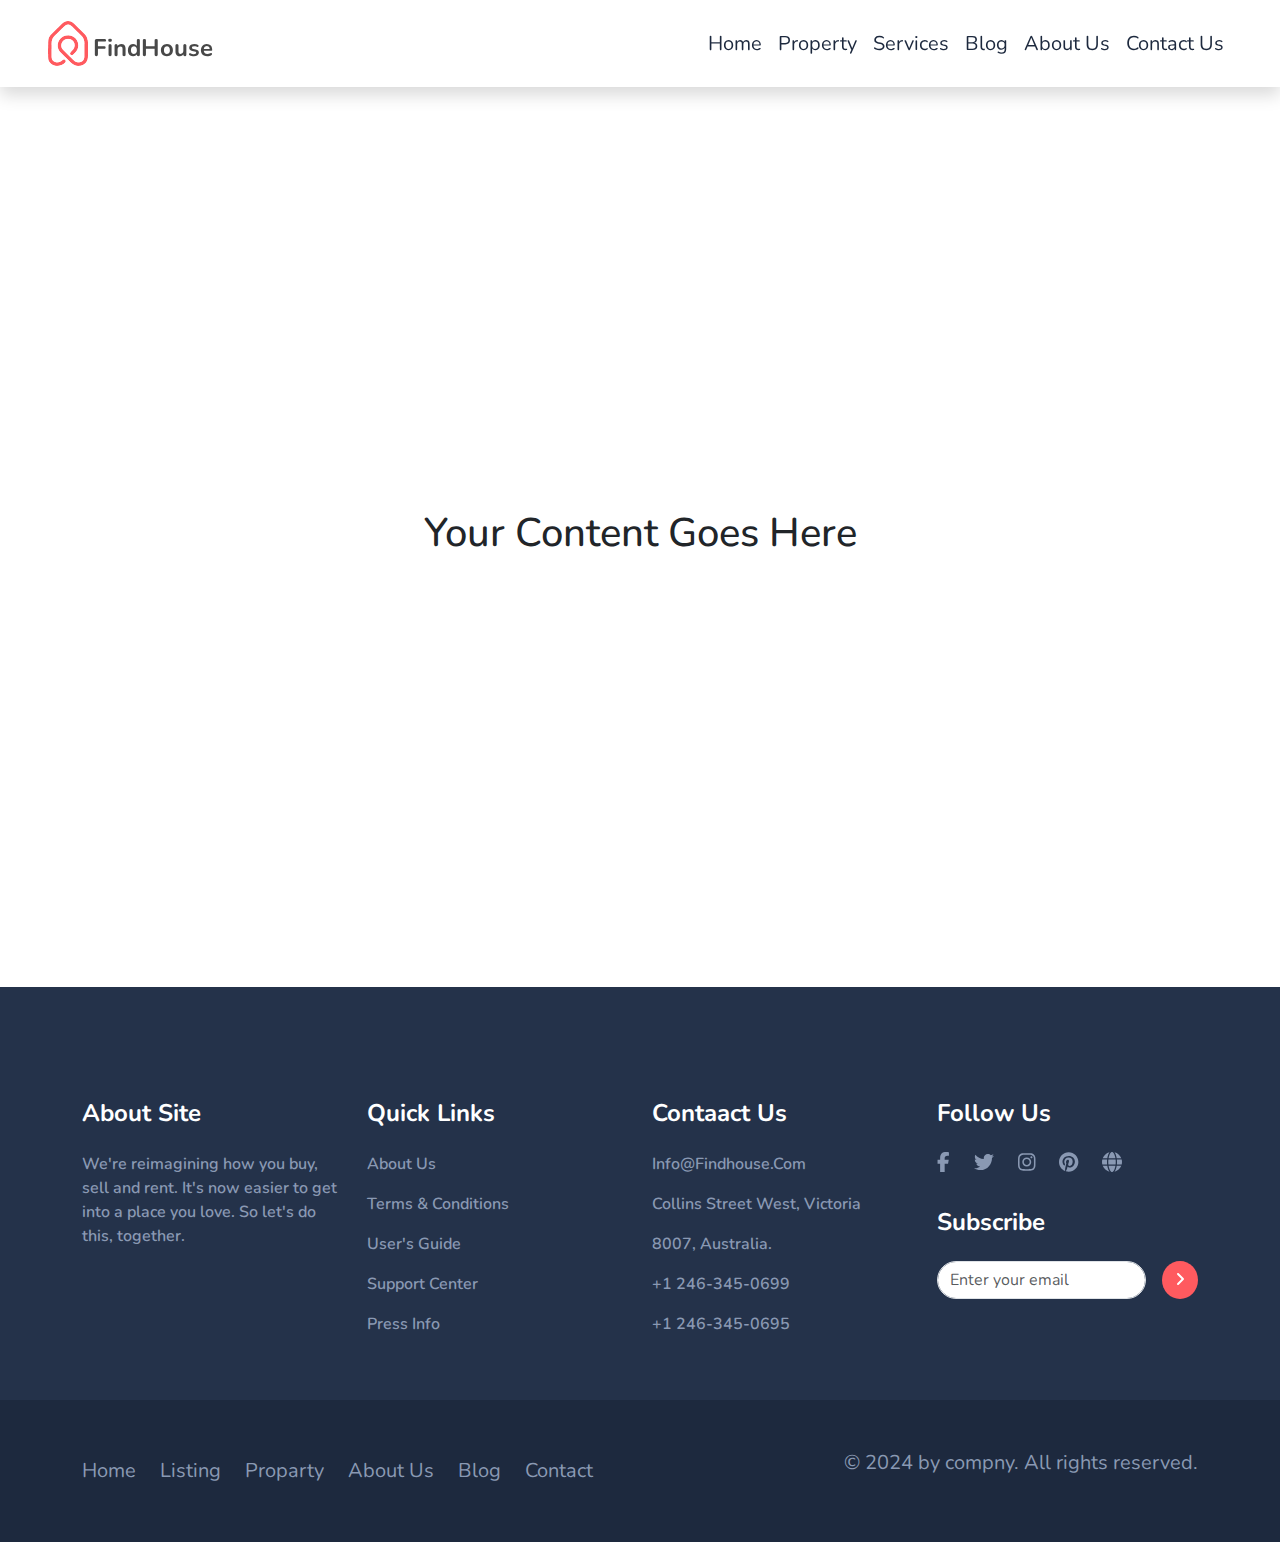
<file: assets/html/templet.html>
<!DOCTYPE html>
<html lang="en">
  <head>
    <!-- --------------------- meta tags --------------------- -->
    <meta charset="UTF-8" />
    <meta name="viewport" content="width=device-width, initial-scale=1.0" />

    <!-- -------------------- importing bootstrap css file --------------------- -->
    <link rel="stylesheet" href="../css/bootstrap.min.css" />
    <!-- ------------------- importing fontsawesome css file ------------------- -->
    <link rel="stylesheet" href="../css/all.min.css" />
    <!-- ------------------- importing custom css file ------------------- -->
    <link rel="stylesheet" href="../css/style.css" />
    <!-- ------------------ importing custom layout css file ------------------- -->
    <link rel="stylesheet" href="../css/custome-layout.css" />
    <!-- --------------------- importing animate css file ---------------------- -->
    <link rel="stylesheet" href="../css/animation.css" />
    <!-- -------------------- importing responsive css file -------------------- -->
    <link rel="stylesheet" href="../css/responsive.css" />

    <!-- --------------------------- website favicon --------------------------- -->
    <link rel="icon" href="../images/logo.png" />
    <!-- ---------------------------- website title ---------------------------- -->
    <title>Real Estate</title>
  </head>
  <body>
    <!-- ------------------------ navbar (don't touch) ------------------------ -->
    <nav
      class="navbar navbar-expand-lg navbar-dark z-3 w-100 top-0 position-sticky p-3 px-5 position-sticky top-0 bg-white shadow"
      id="navbar"
    >
      <!-- ---------------------------- navbar brand ----------------------------- -->
      <a class="navbar-brand align-middle" href="../../index.html">
        <img src="../images/logo.png" alt="logo" />
        <span class="align-bottom fs-4 fw-bold gray-text-color">
          FindHouse
        </span>
      </a>

      <!-- ------------------- navbar toggler button -------------------- -->
      <button
        class="navbar-toggler primary-bg primary-outline-focus"
        type="button"
        data-bs-toggle="collapse"
        data-bs-target="#navbarNav"
        aria-controls="navbarNav"
        aria-expanded="false"
        aria-label="Toggle navigation"
        id="navbarToggler"
      >
        <span class="navbar-toggler-icon"></span>
      </button>

      <!-- ------------------- navbar links -------------------- -->
      <div class="collapse navbar-collapse justify-content-end" id="navbarNav">
        <ul class="navbar-nav ml-auto text-capitalize fs-5">
          <!-- ------------------------------ nav item ------------------------------- -->
          <li class="nav-item">
            <a
              class="nav-link dark-secondary-color primary-color-hover"
              href="../../index.html"
              >home</a
            >
          </li>
          <!-- ------------------------------ nav item ------------------------------- -->
          <li class="nav-item">
            <a
              class="nav-link dark-secondary-color primary-color-hover"
              href="#featuredProperties"
              >property</a
            >
          </li>
          <!-- ------------------------------ nav item ------------------------------- -->
          <li class="nav-item">
            <a
              class="nav-link dark-secondary-color primary-color-hover"
              href="#about"
              >services</a
            >
          </li>
          <!-- ------------------------------ nav item ------------------------------- -->
          <li class="nav-item">
            <a
              class="nav-link dark-secondary-color primary-color-hover"
              href="#contact"
              >blog</a
            >
          </li>
          <!-- ------------------------------ nav item ------------------------------- -->
          <li class="nav-item">
            <a
              class="nav-link dark-secondary-color primary-color-hover"
              href="#contact"
              >about us</a
            >
          </li>
          <!-- ------------------------------ nav item ------------------------------- -->
          <li class="nav-item">
            <a
              class="nav-link dark-secondary-color primary-color-hover"
              href="#contact"
              >contact us</a
            >
          </li>
        </ul>
      </div>
    </nav>

    <!-- ------------- toast notification container (don't touch) ------------- -->
    <div
      aria-live="polite"
      aria-atomic="true"
      class="position-sticky top-0 end-0 z-3"
    >
      <div class="toast-container top-0 end-0 p-3 z-3 overflow-hidden">
        <!-- ------------------------ subscribe email toast ------------------------ -->
        <div
          class="toast top-0 end-0 toast-loading"
          data-bs-delay="4550"
          role="alert"
          id="my-toast"
          aria-live="assertive"
          aria-atomic="true"
          data-autohide="false"
        >
          <div class="toast-header">
            <div class="d-flex flex-row align-items-center gap-4">
              <div>
                <i class="fa-solid fa-circle-check text-success fs-3"></i>
              </div>
              <div>
                <strong class="me-auto">Subscribed Successfully!!</strong>
              </div>
              <div class="ms-5">
                <button
                  type="button"
                  class="btn-close"
                  data-bs-dismiss="toast"
                  aria-label="Close"
                ></button>
              </div>
            </div>
          </div>
        </div>
      </div>
    </div>
    <!-- -------------------------- scroll up button --------------------------- -->
    <button
      class="btn secondary-bg rounded-circle scroll-up-btn position-fixed z-3 bottom-0 end-0 me-3 mb-3 d-none"
      id="scrollUpBtn"
    >
      <i class="fa-solid fa-arrow-up primary-color fs-3"></i>
    </button>

    <!-- ----------------------------- main section ----------------------------- -->

    <section style="height: 100vh">
      <div class="container h-100">
        <div
          class="row justify-content-center align-items-center h-100 text-center"
        >
          <div class="col-12">
            <h1>Your Content Goes Here</h1>
          </div>
        </div>
      </div>
    </section>

    <!-- -------------------- footer section (don't remove) -------------------- -->
    <footer>
      <!-- ----------------------------- top footer ------------------------------ -->
      <div class="w-100 secondary-bg justify-content-center p-5">
        <div class="container pt-5">
          <div class="row pt-3">
            <!-- ----------------------------- about site ----------------------------- -->
            <div class="col-lg-3 col-sm-6 col-12">
              <h4 class="text-capitalize text-white fw-bold mb-4">
                about site
              </h4>
              <p class="light-gray-text-color fs-6 fw-semibold">
                We're reimagining how you buy, sell and rent. It's now easier to
                get into a place you love. So let's do this, together.
              </p>
            </div>

            <!-- ----------------------------- Quick Links ----------------------------- -->
            <div class="col-lg-3 col-sm-6 col-12">
              <h4 class="text-capitalize text-white fw-bold mb-4">
                Quick Links
              </h4>
              <ul class="list-unstyled">
                <li class="mb-3">
                  <a
                    href="#"
                    class="white-hover light-gray-text-color text-decoration-none text-capitalize fw-semibold"
                    >about us</a
                  >
                </li>
                <li class="mb-3">
                  <a
                    href="#"
                    class="white-hover light-gray-text-color text-decoration-none text-capitalize fw-semibold"
                    >terms & conditions</a
                  >
                </li>
                <li class="mb-3">
                  <a
                    href="#"
                    class="white-hover light-gray-text-color text-decoration-none text-capitalize fw-semibold"
                    >user's guide</a
                  >
                </li>
                <li class="mb-3">
                  <a
                    href="#"
                    class="white-hover light-gray-text-color text-decoration-none text-capitalize fw-semibold"
                    >support center</a
                  >
                </li>
                <li class="mb-3">
                  <a
                    href="#"
                    class="white-hover light-gray-text-color text-decoration-none text-capitalize fw-semibold"
                    >press info</a
                  >
                </li>
              </ul>
            </div>

            <!-- ----------------------------- contaact us ----------------------------- -->
            <div class="col-lg-3 col-sm-6 col-12">
              <h4 class="text-capitalize text-white fw-bold mb-4">
                contaact us
              </h4>
              <ul class="list-unstyled">
                <li class="mb-3">
                  <a
                    href="mailto:info@findhouse.com"
                    class="white-hover light-gray-text-color text-decoration-none text-capitalize fw-semibold"
                    >info@findhouse.com</a
                  >
                </li>
                <li class="mb-3">
                  <a
                    href="https://maps.app.goo.gl/Meojq2NbvPpwNX6F7"
                    class="white-hover light-gray-text-color text-decoration-none text-capitalize fw-semibold"
                    >Collins Street West, Victoria</a
                  >
                </li>
                <li class="mb-3">
                  <a
                    href="https://maps.app.goo.gl/Meojq2NbvPpwNX6F7"
                    class="white-hover light-gray-text-color text-decoration-none text-capitalize fw-semibold"
                    >8007, Australia.</a
                  >
                </li>
                <li class="mb-3">
                  <a
                    href="tel:+1 246-345-0699"
                    class="white-hover light-gray-text-color text-decoration-none text-capitalize fw-semibold"
                    >+1 246-345-0699</a
                  >
                </li>
                <li class="mb-3">
                  <a
                    href="tel:+1 246-345-0695"
                    class="white-hover light-gray-text-color text-decoration-none text-capitalize fw-semibold"
                    >+1 246-345-0695</a
                  >
                </li>
              </ul>
            </div>

            <!-- ----------------------------- social media ----------------------------- -->
            <div class="col-lg-3 col-sm-6 col-12">
              <h4 class="text-capitalize text-white fw-bold mb-4">follow us</h4>
              <ul class="list-unstyled flex-row d-flex gap-4">
                <li class="mb-3">
                  <a
                    href="mailto:info@findhouse.com"
                    class="white-hover light-gray-text-color text-decoration-none text-capitalize fw-semibold"
                  >
                    <i class="fs-5 fa-brands fa-facebook-f"></i
                  ></a>
                </li>
                <li class="mb-3">
                  <a
                    href="https://maps.app.goo.gl/Meojq2NbvPpwNX6F7"
                    class="white-hover light-gray-text-color text-decoration-none text-capitalize fw-semibold"
                    ><i class="fs-5 fa-brands fa-twitter"></i
                  ></a>
                </li>
                <li class="mb-3">
                  <a
                    href="https://maps.app.goo.gl/Meojq2NbvPpwNX6F7"
                    class="white-hover light-gray-text-color text-decoration-none text-capitalize fw-semibold"
                    ><i class="fs-5 fa-brands fa-instagram"></i
                  ></a>
                </li>
                <li class="mb-3">
                  <a
                    href="tel:+1 246-345-0699"
                    class="white-hover light-gray-text-color text-decoration-none text-capitalize fw-semibold"
                    ><i class="fs-5 fa-brands fa-pinterest"></i
                  ></a>
                </li>
                <li class="mb-3">
                  <a
                    href="tel:+1 246-345-0695"
                    class="white-hover light-gray-text-color text-decoration-none text-capitalize fw-semibold"
                    ><i class="fs-5 fa-solid fa-globe"></i
                  ></a>
                </li>
              </ul>

              <!-- ----------------------------- subscribe ----------------------------- -->
              <h4 class="text-capitalize text-white fw-bold mb-4">Subscribe</h4>
              <form
                id="subscribeForm"
                class="needs-validation d-flex f-row gap-3"
                novalidate
              >
                <div class="position-relative">
                  <input
                    type="email"
                    id="subscribeEmail"
                    class="form-control rounded-pill"
                    aria-describedby="validationServerEmailSubcribe"
                    required
                    placeholder="Enter your email"
                  />
                  <div
                    id="validationServerEmailSubcribe"
                    class="invalid-feedback position-absolute"
                  >
                    Please Enter Your Email.
                  </div>
                </div>
                <button
                  class="btn primary-bg text-white rounded-circle"
                  type="submit"
                  data-bs-target="#my-toast"
                >
                  <i class="fa-solid fa-angle-right"></i>
                </button>
              </form>
            </div>
          </div>
        </div>
      </div>

      <!-- ----------------------------- bottom footer ------------------------------ -->
      <div class="w-100 dark-secondary-bg p-5">
        <div class="container">
          <div class="row">
            <div
              class="d-flex flex-md-row flex-sm-column flex-column justify-content-between row-gap-5"
            >
              <div class="d-flex">
                <ul
                  class="list-unstyled d-flex flex-md-row flex-sm-column flex-column gap-4 my-auto"
                >
                  <li>
                    <a
                      href="../../index.html"
                      class="white-hover light-gray-text-color text-decoration-none text-capitalize fs-5"
                      >home</a
                    >
                  </li>
                  <li>
                    <a
                      href="#"
                      class="white-hover light-gray-text-color text-decoration-none text-capitalize fs-5"
                      >listing</a
                    >
                  </li>
                  <li>
                    <a
                      href="#"
                      class="white-hover light-gray-text-color text-decoration-none text-capitalize fs-5"
                      >proparty</a
                    >
                  </li>
                  <li>
                    <a
                      href="#"
                      class="white-hover light-gray-text-color text-decoration-none text-capitalize fs-5"
                      >about us</a
                    >
                  </li>
                  <li>
                    <a
                      href="#"
                      class="white-hover light-gray-text-color text-decoration-none text-capitalize fs-5"
                      >blog</a
                    >
                  </li>
                  <li>
                    <a
                      href="#"
                      class="white-hover light-gray-text-color text-decoration-none text-capitalize fs-5"
                      >contact</a
                    >
                  </li>
                </ul>
              </div>
              <div>
                <p class="light-gray-text-color fs-5">
                  © 2024 by compny. All rights reserved.
                </p>
              </div>
            </div>
          </div>
        </div>
      </div>
    </footer>

    <!-- -------------------------- importing jquery --------------------------- -->
    <script src="../js/jquery-3.7.1.min.js"></script>
    <!-- --------------------- importing bootstrap js file --------------------- -->
    <script src="../js/bootstrap.min.js"></script>
    <!-- ------------------- importing fontsawesome js file ------------------- -->
    <script src="../js/all.min.js"></script>
    <!-- ---------------------- importing custom js file ----------------------- -->
    <script src="../js/index.js"></script>
  </body>
</html>
</file>
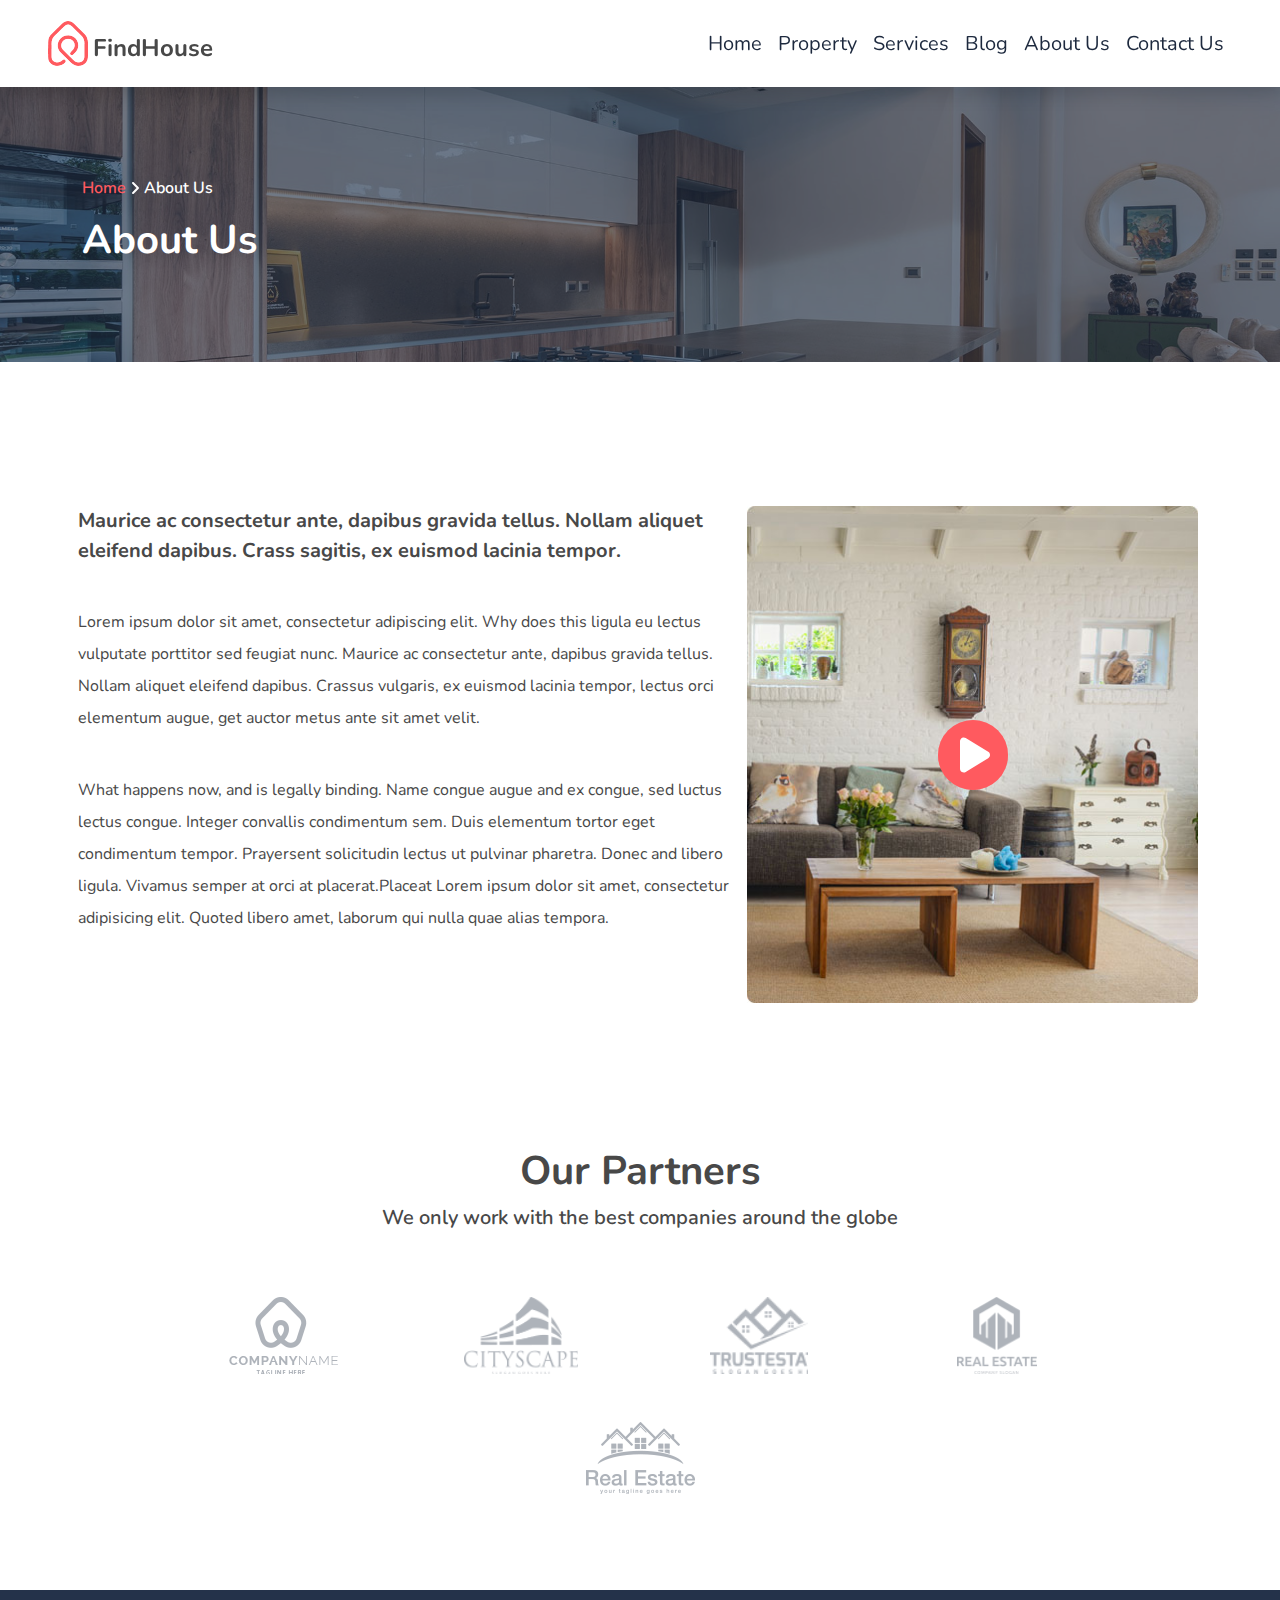
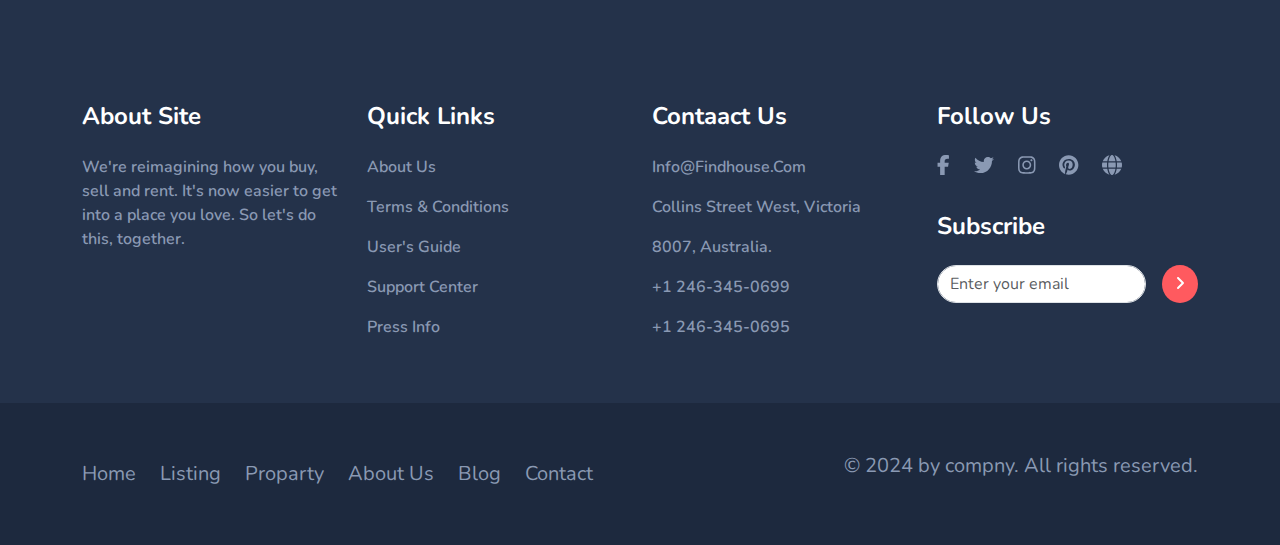
<file: DEPI-Project-Test/assets/html/about-us.html>
<!DOCTYPE html>
<html lang="en">
  <head>
    <!-- --------------------- meta tags --------------------- -->
    <meta charset="UTF-8" />
    <meta name="viewport" content="width=device-width, initial-scale=1.0" />

    <!-- -------------------- importing bootstrap css file --------------------- -->
    <link rel="stylesheet" href="../css/bootstrap.min.css" />
    <!-- ------------------- importing fontsawesome css file ------------------- -->
    <link rel="stylesheet" href="../css/all.min.css" />
    <!-- ------------------- importing custom css file ------------------- -->
    <link rel="stylesheet" href="../css/style.css" />
    <!-- ------------------ importing custom layout css file ------------------- -->
    <link rel="stylesheet" href="../css/custome-layout.css" />
    <!-- --------------------- importing animate css file ---------------------- -->
    <link rel="stylesheet" href="../css/animation.css" />
    <!-- -------------------- importing responsive css file -------------------- -->
    <link rel="stylesheet" href="../css/responsive.css" />

    <!-- --------------------------- website favicon --------------------------- -->
    <link rel="icon" href="../images/logo.png" />
    <!-- ---------------------------- website title ---------------------------- -->
    <title>Real Estate</title>
  </head>
  <body>
    <!-- ------------------------ navbar (don't touch) ------------------------ -->
    <nav
      class="navbar navbar-expand-lg navbar-dark z-3 w-100 top-0 position-sticky p-3 px-5 position-sticky top-0 bg-white shadow"
      id="navbar"
    >
      <!-- ---------------------------- navbar brand ----------------------------- -->
      <a class="navbar-brand align-middle" href="../../index.html">
        <img src="../images/logo.png" alt="logo" />
        <span class="align-bottom fs-4 fw-bold gray-text-color">
          FindHouse
        </span>
      </a>

      <!-- ------------------- navbar toggler button -------------------- -->
      <button
        class="navbar-toggler primary-bg primary-outline-focus"
        type="button"
        data-bs-toggle="collapse"
        data-bs-target="#navbarNav"
        aria-controls="navbarNav"
        aria-expanded="false"
        aria-label="Toggle navigation"
        id="navbarToggler"
      >
        <span class="navbar-toggler-icon"></span>
      </button>

      <!-- ------------------- navbar links -------------------- -->
      <div class="collapse navbar-collapse justify-content-end" id="navbarNav">
        <ul class="navbar-nav ml-auto text-capitalize fs-5">
          <!-- ------------------------------ nav item ------------------------------- -->
          <li class="nav-item">
            <a
              class="nav-link dark-secondary-color primary-color-hover"
              href="../../index.html"
              >home</a
            >
          </li>
          <!-- ------------------------------ nav item ------------------------------- -->
          <li class="nav-item">
            <a
              class="nav-link dark-secondary-color primary-color-hover"
              href="#featuredProperties"
              >property</a
            >
          </li>
          <!-- ------------------------------ nav item ------------------------------- -->
          <li class="nav-item">
            <a
              class="nav-link dark-secondary-color primary-color-hover"
              href="#about"
              >services</a
            >
          </li>
          <!-- ------------------------------ nav item ------------------------------- -->
          <li class="nav-item">
            <a
              class="nav-link dark-secondary-color primary-color-hover"
              href="#contact"
              >blog</a
            >
          </li>
          <!-- ------------------------------ nav item ------------------------------- -->
          <li class="nav-item">
            <a
              class="nav-link dark-secondary-color primary-color-hover"
              href="#contact"
              >about us</a
            >
          </li>
          <!-- ------------------------------ nav item ------------------------------- -->
          <li class="nav-item">
            <a
              class="nav-link dark-secondary-color primary-color-hover"
              href="#contact"
              >contact us</a
            >
          </li>
        </ul>
      </div>
    </nav>

    <!-- ------------- toast notification container (don't touch) ------------- -->
    <div
      aria-live="polite"
      aria-atomic="true"
      class="position-sticky top-0 end-0 z-3"
    >
      <div class="toast-container top-0 end-0 p-3 z-3 overflow-hidden">
        <!-- ------------------------ subscribe email toast ------------------------ -->
        <div
          class="toast top-0 end-0 toast-loading"
          data-bs-delay="4550"
          role="alert"
          id="my-toast"
          aria-live="assertive"
          aria-atomic="true"
          data-autohide="false"
        >
          <div class="toast-header">
            <div class="d-flex flex-row align-items-center gap-4">
              <div>
                <i class="fa-solid fa-circle-check text-success fs-3"></i>
              </div>
              <div>
                <strong class="me-auto">Subscribed Successfully!!</strong>
              </div>
              <div class="ms-5">
                <button
                  type="button"
                  class="btn-close"
                  data-bs-dismiss="toast"
                  aria-label="Close"
                ></button>
              </div>
            </div>
          </div>
        </div>
      </div>
    </div>
    <!-- ------------------- scroll up button (don't touch) -------------------- -->
    <button
      class="btn secondary-bg rounded-circle scroll-up-btn position-fixed z-3 bottom-0 end-0 me-3 mb-3 d-none"
      id="scrollUpBtn"
    >
      <i class="fa-solid fa-arrow-up primary-color fs-3"></i>
    </button>

    <!-- ----------------------------- main image section ----------------------------- -->

    <section id="aboutUsMainImage">
      <div
        class="container-fluid p-0 position-relative w-100 justify-content-center"
      >
        <div class="position-relative overflow-hidden h-100 overflow-hidden">
          <img
            src="../images/bg-breadcrumb-min.jpg"
            alt="about us main image"
            class="img-fluid w-100"
          />
        </div>
        <div class="overlay-dark-bg h-100 w-100 position-absolute top-0"></div>
        <div
          class="position-absolute top-50 translate-middle start-50 container"
        >
          <div class="row">
            <div class="d-flex flex-row align-items-center gap-1 mb-3">
              <a
                href="../../index.html"
                class="text-decoration-none primary-color text-capitalize fw-semibold"
                >home</a
              >
              <i class="fa-solid fa-angle-right text-white"></i>
              <p
                href="#"
                class="text-decoration-none text-white text-capitalize fw-semibold m-0"
              >
                about us
              </p>
            </div>
            <h1 class="text-white fw-bold fs-1">About Us</h1>
          </div>
        </div>
      </div>
    </section>

    <!-- ----------------------------- about us section ----------------------------- -->
    <section id="aboutUs">
      <div class="container pt-5 p-0">
        <div class="row pt-5 p-0 w-100 mx-auto">
          <div class="col-lg-7 col-12 d-flex flex-column gap-4 py-5 p-0 ps-2">
            <p class="gray-text-color fs-5 fw-bold">
              Maurice ac consectetur ante, dapibus gravida tellus. Nollam
              aliquet eleifend dapibus. Crass sagitis, ex euismod lacinia
              tempor.
            </p>
            <p class="gray-text-color fs-6 lh-lg">
              Lorem ipsum dolor sit amet, consectetur adipiscing elit. Why does
              this ligula eu lectus vulputate porttitor sed feugiat nunc.
              Maurice ac consectetur ante, dapibus gravida tellus. Nollam
              aliquet eleifend dapibus. Crassus vulgaris, ex euismod lacinia
              tempor, lectus orci elementum augue, get auctor metus ante sit
              amet velit.
            </p>
            <p class="gray-text-color fs-6 lh-lg">
              What happens now, and is legally binding. Name congue augue and ex
              congue, sed luctus lectus congue. Integer convallis condimentum
              sem. Duis elementum tortor eget condimentum tempor. Prayersent
              solicitudin lectus ut pulvinar pharetra. Donec and libero ligula.
              Vivamus semper at orci at placerat.Placeat Lorem ipsum dolor sit
              amet, consectetur adipisicing elit. Quoted libero amet, laborum
              qui nulla quae alias tempora.
            </p>
          </div>
          <div class="col-lg-5 col-12 py-5 position-relative">
            <img
              src="../images/bg-video.jpg"
              alt="about us"
              class="img-fluid w-100"
            />
            <div
              class="position-absolute top-50 start-50 translate-middle popup-video"
            >
              <button
                class="btn primary-bg rounded-circle d-flex flex-row justify-content-center align-items-center w-100 h-100"
                data-bs-toggle="modal"
                data-bs-target="#videoModal"
              >
                <i class="fa-solid fa-play text-white fs-1 ps-1"></i>
              </button>
            </div>
          </div>
        </div>
        <!-- Modal -->
        <div
          class="modal fade"
          id="videoModal"
          tabindex="-1"
          aria-hidden="true"
        >
          <div class="modal-dialog modal-lg modal-dialog-centered">
            <div class="modal-content bg-transparent border-0">
              <div
                class="modal-header bg-transparent border-0 p-0 justify-content-end"
              >
                <button
                  type="button"
                  class="btn text-white fs-3"
                  data-bs-dismiss="modal"
                  aria-label="Close"
                >
                  <i class="fa-solid fa-xmark"></i>
                </button>
              </div>
              <div class="modal-body bg-transparent p-0">
                <iframe
                  width="100%"
                  height="500"
                  src="https://www.youtube.com/embed/aQlkVB9LZPk?si=HqzsfrYD8IjkEPo_"
                  id="aboutUsVideo"
                  title="YouTube video player"
                  frameborder="0"
                  allow="accelerometer; autoplay; clipboard-write; encrypted-media; gyroscope; picture-in-picture; web-share"
                  referrerpolicy="strict-origin-when-cross-origin"
                  allowfullscreen
                ></iframe>
              </div>
            </div>
          </div>
        </div>
      </div>
    </section>

    <!-- ------------------------ Our Partners Section ------------------------- -->
    <section id="aboutUsOurPartners">
      <div class="container py-5">
        <!-- ----------------------------- header row ------------------------------ -->
        <div class="row mb-5">
          <h1 class="text-center fw-bold gray-text-color pt-5">Our Partners</h1>
          <p class="text-center gray-text-color fs-5 fw-semibold">
            We only work with the best companies around the globe
          </p>
        </div>

        <!-- ----------------------------- partners row ----------------------------- -->
        <div class="row justify-content-center gap-5 mb-5">
          <!-- ----------------------------- partner card ----------------------------- -->
          <div
            class="col-5 col-sm-4 col-md-3 col-lg-2 jus d-flex justify-content-center"
          >
            <img src="../images/brand01.png" alt="brand01" class="img-fluid" />
          </div>
          <!-- ----------------------------- partner card ----------------------------- -->
          <div
            class="col-5 col-sm-4 col-md-3 col-lg-2 jus d-flex justify-content-center"
          >
            <img src="../images/brand03.png" alt="brand03" class="img-fluid" />
          </div>
          <!-- ----------------------------- partner card ----------------------------- -->
          <div
            class="col-5 col-sm-4 col-md-3 col-lg-2 jus d-flex justify-content-center"
          >
            <img src="../images/brand04.png" alt="brand04" class="img-fluid" />
          </div>
          <!-- ----------------------------- partner card ----------------------------- -->
          <div
            class="col-5 col-sm-4 col-md-3 col-lg-2 jus d-flex justify-content-center"
          >
            <img src="../images/brand05.png" alt="brand05" class="img-fluid" />
          </div>

          <!-- ----------------------------- partner card ----------------------------- -->
          <div
            class="col-5 col-sm-4 col-md-3 col-lg-2 jus d-flex justify-content-center"
          >
            <img src="../images/brand06.png" alt="brand06" class="img-fluid" />
          </div>
        </div>
      </div>
    </section>

    <!-- -------------------- footer section (don't remove) -------------------- -->
    <footer>
      <!-- ----------------------------- top footer ------------------------------ -->
      <div class="w-100 secondary-bg justify-content-center p-5">
        <div class="container pt-5">
          <div class="row pt-3">
            <!-- ----------------------------- about site ----------------------------- -->
            <div class="col-lg-3 col-sm-6 col-12">
              <h4 class="text-capitalize text-white fw-bold mb-4">
                about site
              </h4>
              <p class="light-gray-text-color fs-6 fw-semibold">
                We're reimagining how you buy, sell and rent. It's now easier to
                get into a place you love. So let's do this, together.
              </p>
            </div>

            <!-- ----------------------------- Quick Links ----------------------------- -->
            <div class="col-lg-3 col-sm-6 col-12">
              <h4 class="text-capitalize text-white fw-bold mb-4">
                Quick Links
              </h4>
              <ul class="list-unstyled">
                <li class="mb-3">
                  <a
                    href="#"
                    class="white-hover light-gray-text-color text-decoration-none text-capitalize fw-semibold"
                    >about us</a
                  >
                </li>
                <li class="mb-3">
                  <a
                    href="#"
                    class="white-hover light-gray-text-color text-decoration-none text-capitalize fw-semibold"
                    >terms & conditions</a
                  >
                </li>
                <li class="mb-3">
                  <a
                    href="#"
                    class="white-hover light-gray-text-color text-decoration-none text-capitalize fw-semibold"
                    >user's guide</a
                  >
                </li>
                <li class="mb-3">
                  <a
                    href="#"
                    class="white-hover light-gray-text-color text-decoration-none text-capitalize fw-semibold"
                    >support center</a
                  >
                </li>
                <li class="mb-3">
                  <a
                    href="#"
                    class="white-hover light-gray-text-color text-decoration-none text-capitalize fw-semibold"
                    >press info</a
                  >
                </li>
              </ul>
            </div>

            <!-- ----------------------------- contaact us ----------------------------- -->
            <div class="col-lg-3 col-sm-6 col-12">
              <h4 class="text-capitalize text-white fw-bold mb-4">
                contaact us
              </h4>
              <ul class="list-unstyled">
                <li class="mb-3">
                  <a
                    href="mailto:info@findhouse.com"
                    class="white-hover light-gray-text-color text-decoration-none text-capitalize fw-semibold"
                    >info@findhouse.com</a
                  >
                </li>
                <li class="mb-3">
                  <a
                    href="https://maps.app.goo.gl/Meojq2NbvPpwNX6F7"
                    class="white-hover light-gray-text-color text-decoration-none text-capitalize fw-semibold"
                    >Collins Street West, Victoria</a
                  >
                </li>
                <li class="mb-3">
                  <a
                    href="https://maps.app.goo.gl/Meojq2NbvPpwNX6F7"
                    class="white-hover light-gray-text-color text-decoration-none text-capitalize fw-semibold"
                    >8007, Australia.</a
                  >
                </li>
                <li class="mb-3">
                  <a
                    href="tel:+1 246-345-0699"
                    class="white-hover light-gray-text-color text-decoration-none text-capitalize fw-semibold"
                    >+1 246-345-0699</a
                  >
                </li>
                <li class="mb-3">
                  <a
                    href="tel:+1 246-345-0695"
                    class="white-hover light-gray-text-color text-decoration-none text-capitalize fw-semibold"
                    >+1 246-345-0695</a
                  >
                </li>
              </ul>
            </div>

            <!-- ----------------------------- social media ----------------------------- -->
            <div class="col-lg-3 col-sm-6 col-12">
              <h4 class="text-capitalize text-white fw-bold mb-4">follow us</h4>
              <ul class="list-unstyled flex-row d-flex gap-4">
                <li class="mb-3">
                  <a
                    href="mailto:info@findhouse.com"
                    class="white-hover light-gray-text-color text-decoration-none text-capitalize fw-semibold"
                  >
                    <i class="fs-5 fa-brands fa-facebook-f"></i
                  ></a>
                </li>
                <li class="mb-3">
                  <a
                    href="https://maps.app.goo.gl/Meojq2NbvPpwNX6F7"
                    class="white-hover light-gray-text-color text-decoration-none text-capitalize fw-semibold"
                    ><i class="fs-5 fa-brands fa-twitter"></i
                  ></a>
                </li>
                <li class="mb-3">
                  <a
                    href="https://maps.app.goo.gl/Meojq2NbvPpwNX6F7"
                    class="white-hover light-gray-text-color text-decoration-none text-capitalize fw-semibold"
                    ><i class="fs-5 fa-brands fa-instagram"></i
                  ></a>
                </li>
                <li class="mb-3">
                  <a
                    href="tel:+1 246-345-0699"
                    class="white-hover light-gray-text-color text-decoration-none text-capitalize fw-semibold"
                    ><i class="fs-5 fa-brands fa-pinterest"></i
                  ></a>
                </li>
                <li class="mb-3">
                  <a
                    href="tel:+1 246-345-0695"
                    class="white-hover light-gray-text-color text-decoration-none text-capitalize fw-semibold"
                    ><i class="fs-5 fa-solid fa-globe"></i
                  ></a>
                </li>
              </ul>

              <!-- ----------------------------- subscribe ----------------------------- -->
              <h4 class="text-capitalize text-white fw-bold mb-4">Subscribe</h4>
              <form
                id="subscribeForm"
                class="needs-validation d-flex f-row gap-3"
                novalidate
              >
                <div class="position-relative">
                  <input
                    type="email"
                    id="subscribeEmail"
                    class="form-control rounded-pill"
                    aria-describedby="validationServerEmailSubcribe"
                    required
                    placeholder="Enter your email"
                  />
                  <div
                    id="validationServerEmailSubcribe"
                    class="invalid-feedback position-absolute"
                  >
                    Please Enter Your Email.
                  </div>
                </div>
                <button
                  class="btn primary-bg text-white rounded-circle"
                  type="submit"
                  data-bs-target="#my-toast"
                >
                  <i class="fa-solid fa-angle-right"></i>
                </button>
              </form>
            </div>
          </div>
        </div>
      </div>

      <!-- ----------------------------- bottom footer ------------------------------ -->
      <div class="w-100 dark-secondary-bg p-5">
        <div class="container">
          <div class="row">
            <div
              class="d-flex flex-md-row flex-sm-column flex-column justify-content-between row-gap-5"
            >
              <div class="d-flex">
                <ul
                  class="list-unstyled d-flex flex-md-row flex-sm-column flex-column gap-4 my-auto"
                >
                  <li>
                    <a
                      href="../../index.html"
                      class="white-hover light-gray-text-color text-decoration-none text-capitalize fs-5"
                      >home</a
                    >
                  </li>
                  <li>
                    <a
                      href="#"
                      class="white-hover light-gray-text-color text-decoration-none text-capitalize fs-5"
                      >listing</a
                    >
                  </li>
                  <li>
                    <a
                      href="#"
                      class="white-hover light-gray-text-color text-decoration-none text-capitalize fs-5"
                      >proparty</a
                    >
                  </li>
                  <li>
                    <a
                      href="#"
                      class="white-hover light-gray-text-color text-decoration-none text-capitalize fs-5"
                      >about us</a
                    >
                  </li>
                  <li>
                    <a
                      href="#"
                      class="white-hover light-gray-text-color text-decoration-none text-capitalize fs-5"
                      >blog</a
                    >
                  </li>
                  <li>
                    <a
                      href="#"
                      class="white-hover light-gray-text-color text-decoration-none text-capitalize fs-5"
                      >contact</a
                    >
                  </li>
                </ul>
              </div>
              <div>
                <p class="light-gray-text-color fs-5">
                  © 2024 by compny. All rights reserved.
                </p>
              </div>
            </div>
          </div>
        </div>
      </div>
    </footer>

    <!-- -------------------------- importing jquery --------------------------- -->
    <script src="../js/jquery-3.7.1.min.js"></script>
    <!-- --------------------- importing bootstrap js file --------------------- -->
    <script src="../js/bootstrap.min.js"></script>
    <!-- ------------------- importing fontsawesome js file ------------------- -->
    <script src="../js/all.min.js"></script>
    <!-- ---------------------- importing custom js file ----------------------- -->
    <script src="../js/index.js"></script>
  </body>
</html>
</file>
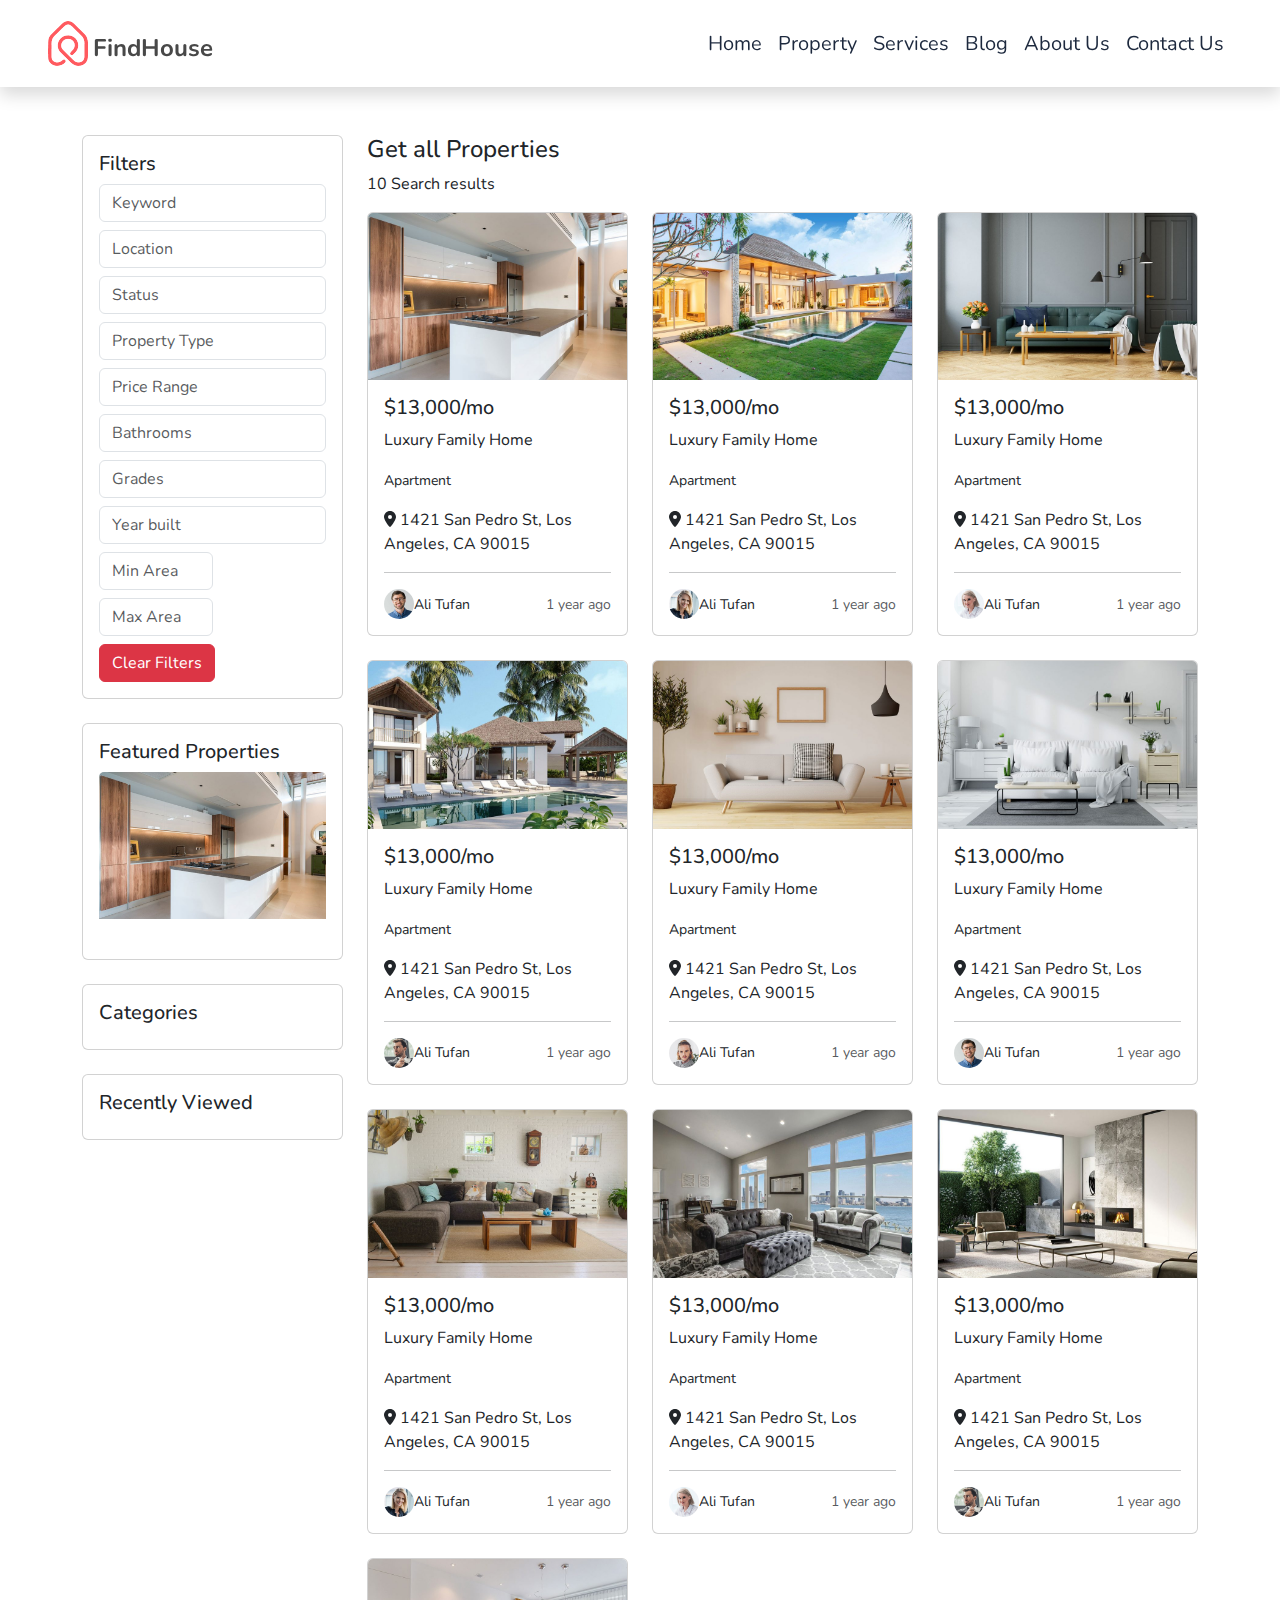
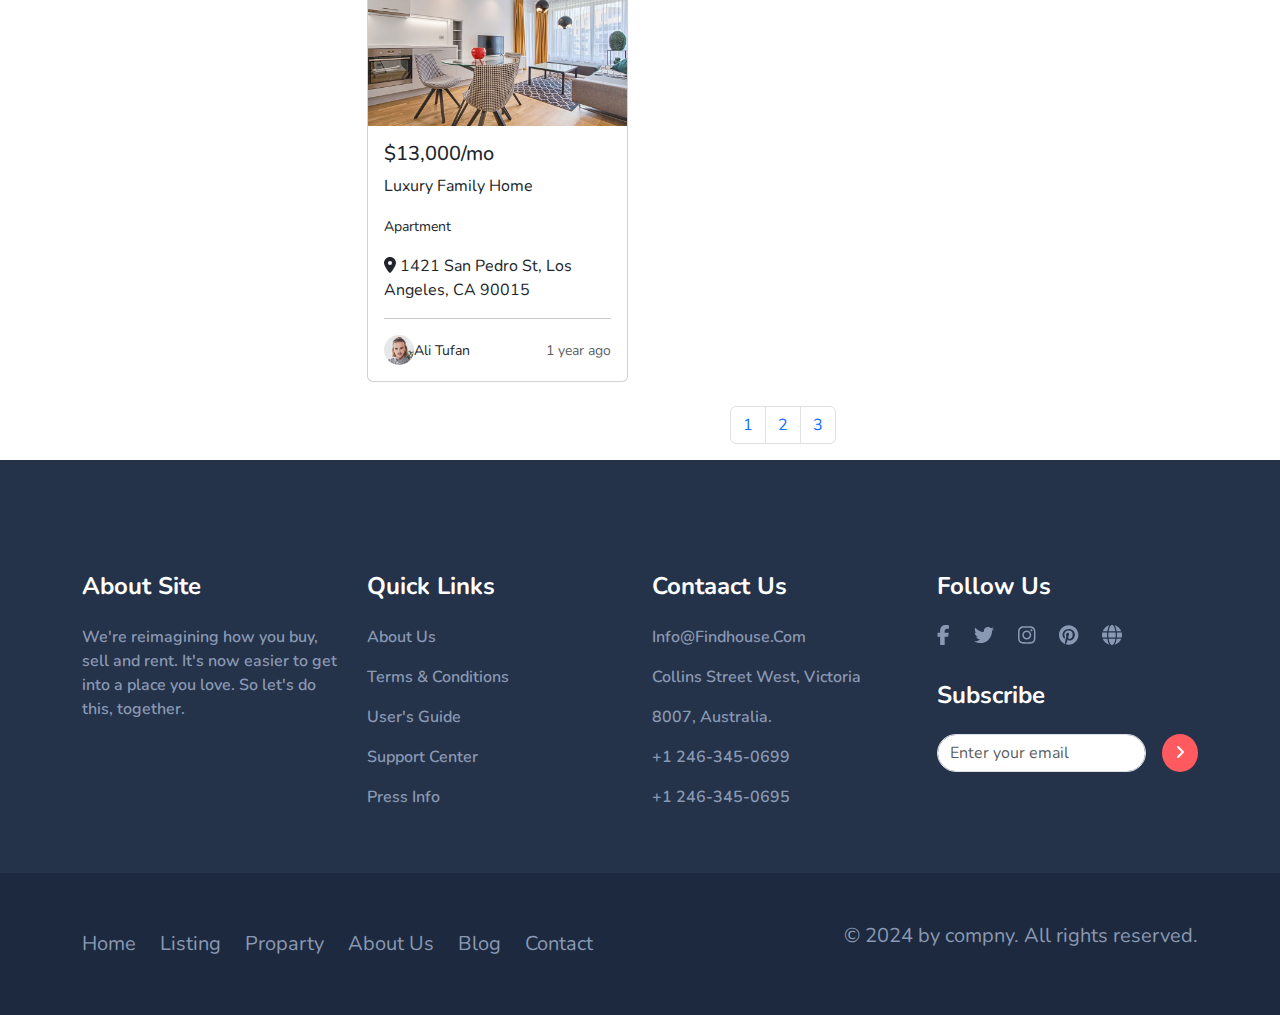
<file: DEPI-Project-Test/assets/html/page2.html>
<!DOCTYPE html>
<html lang="en">
  <head>
    <!-- --------------------- meta tags --------------------- -->
    <meta charset="UTF-8" />
    <meta name="viewport" content="width=device-width, initial-scale=1.0" />

    <!-- -------------------- importing bootstrap css file --------------------- -->
    <link rel="stylesheet" href="../css/bootstrap.min.css" />
    <!-- ------------------- importing fontsawesome css file ------------------- -->
    <link rel="stylesheet" href="../css/all.min.css" />
    <!-- ------------------- importing custom css file ------------------- -->
    <link rel="stylesheet" href="../css/style.css" />
    <!-- ------------------ importing custom layout css file ------------------- -->
    <link rel="stylesheet" href="../css/custome-layout.css" />
    <!-- --------------------- importing animate css file ---------------------- -->
    <link rel="stylesheet" href="../css/animation.css" />
    <!-- -------------------- importing responsive css file -------------------- -->
    <link rel="stylesheet" href="../css/responsive.css" />

    <!-- --------------------------- website favicon --------------------------- -->
    <link rel="icon" href="../images/logo.png" />
    <!-- ---------------------------- website title ---------------------------- -->
    <title>Real Estate</title>
  </head>
  <body>
    <!-- ------------------------ navbar (don't touch) ------------------------ -->
    <nav
      class="navbar navbar-expand-lg navbar-dark z-3 w-100 top-0 position-sticky p-3 px-5 position-sticky top-0 bg-white shadow"
      id="navbar"
    >
      <!-- ---------------------------- navbar brand ----------------------------- -->
      <a class="navbar-brand align-middle" href="../../index.html">
        <img src="../images/logo.png" alt="logo" />
        <span class="align-bottom fs-4 fw-bold gray-text-color">
          FindHouse
        </span>
      </a>

      <!-- ------------------- navbar toggler button -------------------- -->
      <button
        class="navbar-toggler primary-bg primary-outline-focus"
        type="button"
        data-bs-toggle="collapse"
        data-bs-target="#navbarNav"
        aria-controls="navbarNav"
        aria-expanded="false"
        aria-label="Toggle navigation"
        id="navbarToggler"
      >
        <span class="navbar-toggler-icon"></span>
      </button>

      <!-- ------------------- navbar links -------------------- -->
      <div class="collapse navbar-collapse justify-content-end" id="navbarNav">
        <ul class="navbar-nav ml-auto text-capitalize fs-5">
          <!-- ------------------------------ nav item ------------------------------- -->
          <li class="nav-item">
            <a
              class="nav-link dark-secondary-color primary-color-hover"
              href="../../index.html"
              >home</a
            >
          </li>
          <!-- ------------------------------ nav item ------------------------------- -->
          <li class="nav-item">
            <a
              class="nav-link dark-secondary-color primary-color-hover"
              href="#featuredProperties"
              >property</a
            >
          </li>
          <!-- ------------------------------ nav item ------------------------------- -->
          <li class="nav-item">
            <a
              class="nav-link dark-secondary-color primary-color-hover"
              href="#about"
              >services</a
            >
          </li>
          <!-- ------------------------------ nav item ------------------------------- -->
          <li class="nav-item">
            <a
              class="nav-link dark-secondary-color primary-color-hover"
              href="#contact"
              >blog</a
            >
          </li>
          <!-- ------------------------------ nav item ------------------------------- -->
          <li class="nav-item">
            <a
              class="nav-link dark-secondary-color primary-color-hover"
              href="#contact"
              >about us</a
            >
          </li>
          <!-- ------------------------------ nav item ------------------------------- -->
          <li class="nav-item">
            <a
              class="nav-link dark-secondary-color primary-color-hover"
              href="#contact"
              >contact us</a
            >
          </li>
        </ul>
      </div>
    </nav>

    <!-- ------------- toast notification container (don't touch) ------------- -->
    <div
      aria-live="polite"
      aria-atomic="true"
      class="position-sticky top-0 end-0 z-3"
    >
      <div class="toast-container top-0 end-0 p-3 z-3 overflow-hidden">
        <!-- ------------------------ subscribe email toast ------------------------ -->
        <div
          class="toast top-0 end-0 toast-loading"
          data-bs-delay="4550"
          role="alert"
          id="my-toast"
          aria-live="assertive"
          aria-atomic="true"
          data-autohide="false"
        >
          <div class="toast-header">
            <div class="d-flex flex-row align-items-center gap-4">
              <div>
                <i class="fa-solid fa-circle-check text-success fs-3"></i>
              </div>
              <div>
                <strong class="me-auto">Subscribed Successfully!!</strong>
              </div>
              <div class="ms-5">
                <button
                  type="button"
                  class="btn-close"
                  data-bs-dismiss="toast"
                  aria-label="Close"
                ></button>
              </div>
            </div>
          </div>
        </div>
      </div>
    </div>
    <!-- -------------------------- scroll up button --------------------------- -->
    <button
      class="btn secondary-bg rounded-circle scroll-up-btn position-fixed z-3 bottom-0 end-0 me-3 mb-3 d-none"
      id="scrollUpBtn"
    >
      <i class="fa-solid fa-arrow-up primary-color fs-3"></i>
    </button>

    <!-- ----------------------------- main section ----------------------------- -->

    <div class="container mt-5">
        <div class="row">
            <!-- Sidebar -->
            <div class="col-lg-3">
                <!-- Search Filters -->
                <div class="card mb-4">
                    <div class="card-body">
                        <h5 class="card-title">Filters</h5>
                        <form>
                            <div class="form-group mb-2">
                                <input type="text" class="form-control" placeholder="Keyword">
                            </div>
                            <div class="form-group mb-2">
                                <input type="text" class="form-control" placeholder="Location">
                            </div>
                            <div class="form-group mb-2">
                                <input type="text" class="form-control" placeholder="Status">
                            </div>
                            <div class="form-group mb-2">
                                <input type="text" class="form-control" placeholder="Property Type">
                            </div>
                            <div class="form-group mb-2">
                                <input type="text" class="form-control" placeholder="Price Range">
                            </div>
                            <div class="form-group mb-2">
                                <input type="text" class="form-control" placeholder="Bathrooms">
                            </div>
                            <div class="form-group mb-2">
                                <input type="text" class="form-control" placeholder="Grades">
                            </div>
                            <div class="form-group mb-2">
                                <input type="text" class="form-control" placeholder="Year built">
                            </div>
                            <div class="form-group mb-2 col-lg-6">
                                <input type="text" class="form-control" placeholder="Min Area">
                            </div>
                            <div class="form-group mb-2 col-lg-6">
                                <input type="text" class="form-control" placeholder="Max Area">
                            </div>
                            <!-- Add more filter fields as needed -->
                            <button type="submit" class="btn btn-danger btn-block">Clear Filters</button>
                        </form>
                    </div>
                </div>

                <!-- Featured Properties -->
                <div class="card mb-4">
                    <div class="card-body mb-4">
                        <h5 class="card-title">Featured Properties</h5>
                        <img src="../images/8-850x550.jpg" class="card-img-top" alt="Property Image">
                        <!-- Featured properties list -->
                    </div>
                </div>

                <!-- Categories -->
                <div class="card mb-4">
                    <div class="card-body">
                        <h5 class="card-title">Categories</h5>
                        <!-- Categories list -->
                    </div>
                </div>
                <!-- Categories -->
                <div class="card mb-4">
                    <div class="card-body">
                        <h5 class="card-title">Recently Viewed</h5>
                        <!-- Categories list -->
                    </div>
                </div>
            </div>

            <!-- Main Property Listing -->
            <div class="col-lg-9">
                <h4>Get all Properties</h4>
                <p>10 Search results</p>

                <div class="row">
                    <!-- Property Card -->
                    <div class="col-md-6 col-lg-4">
                        <div class="card mb-4">
                            <img src="../images/8-850x550.jpg" class="card-img-top" alt="Property Image">
                            <div class="card-body">
                                <h5 class="card-title">$13,000/mo</h5>
                                <p class="card-text">Luxury Family Home</p>
                                <p class="card-text"><small>Apartment</small></p>
                                <p class="card-text"><i class="fas fa-map-marker-alt"></i> 1421 San Pedro St, Los Angeles, CA 90015</p>
                                <hr>
                                <div class="d-flex justify-content-between align-items-center mt-3">
                                    <div class="profile d-flex align-items-center">
                                        <img src="../images/5.jpg" alt="User Image" class="rounded-circle" style="width: 30px;">
                                        <small class="ml-2">Ali Tufan</small>
                                    </div>
                                    <small class="text-muted">1 year ago</small>
                                </div>
                            </div>
                        </div>
                    </div>
                    <!-- Property Card -->
                    <div class="col-md-6 col-lg-4">
                        <div class="card mb-4">
                            <img src="../images/5-850x550.jpg" class="card-img-top" alt="Property Image">
                            <div class="card-body ">
                                <h5 class="card-title">$13,000/mo</h5>
                                <p class="card-text">Luxury Family Home</p>
                                <p class="card-text"><small>Apartment</small></p>
                                <p class="card-text"><i class="fas fa-map-marker-alt"></i> 1421 San Pedro St, Los Angeles, CA 90015</p>
                                <hr>
                                <div class="d-flex justify-content-between align-items-center mt-3">
                                    <div class="profile d-flex align-items-center">
                                        <img src="../images/6.jpg" alt="User Image" class="rounded-circle" style="width: 30px;">
                                        <small class="ml-2">Ali Tufan</small>
                                    </div>
                                    <small class="text-muted">1 year ago</small>
                                </div>
                            </div>
                        </div>
                    </div>
                    <!-- Property Card -->
                    <div class="col-md-6 col-lg-4">
                        <div class="card mb-4">
                            <img src="../images/11-850x550.jpg" class="card-img-top" alt="Property Image">
                            <div class="card-body">
                                <h5 class="card-title">$13,000/mo</h5>
                                <p class="card-text">Luxury Family Home</p>
                                <p class="card-text"><small>Apartment</small></p>
                                <p class="card-text"><i class="fas fa-map-marker-alt"></i> 1421 San Pedro St, Los Angeles, CA 90015</p>
                                <hr>
                                <div class="d-flex justify-content-between align-items-center mt-3">
                                    <div class="profile d-flex align-items-center">
                                        <img src="../images/7.jpg" alt="User Image" class="rounded-circle" style="width: 30px;">
                                        <small class="ml-2">Ali Tufan</small>
                                    </div>
                                    <small class="text-muted">1 year ago</small>
                                </div>
                            </div>
                        </div>
                    </div>
                    <!-- Property Card -->
                    <div class="col-md-6 col-lg-4">
                        <div class="card mb-4">
                            <img src="../images/17-850x550.jpg" class="card-img-top" alt="Property Image">
                            <div class="card-body">
                                <h5 class="card-title">$13,000/mo</h5>
                                <p class="card-text">Luxury Family Home</p>
                                <p class="card-text"><small>Apartment</small></p>
                                <p class="card-text"><i class="fas fa-map-marker-alt"></i> 1421 San Pedro St, Los Angeles, CA 90015</p>
                                <hr>
                                <div class="d-flex justify-content-between align-items-center mt-3">
                                    <div class="profile d-flex align-items-center">
                                        <img src="../images/8.jpg" alt="User Image" class="rounded-circle" style="width: 30px;">
                                        <small class="ml-2">Ali Tufan</small>
                                    </div>
                                    <small class="text-muted">1 year ago</small>
                                </div>
                            </div>
                        </div>
                    </div>
                    <!-- Property Card -->
                    <div class="col-md-6 col-lg-4">
                        <div class="card mb-4">
                            <img src="../images/12-1-850x550.jpg" class="card-img-top" alt="Property Image">
                            <div class="card-body">
                                <h5 class="card-title">$13,000/mo</h5>
                                <p class="card-text">Luxury Family Home</p>
                                <p class="card-text"><small>Apartment</small></p>
                                <p class="card-text"><i class="fas fa-map-marker-alt"></i> 1421 San Pedro St, Los Angeles, CA 90015</p>
                                <hr>
                                <div class="d-flex justify-content-between align-items-center mt-3">
                                    <div class="profile d-flex align-items-center">
                                        <img src="../images/9.jpg" alt="User Image" class="rounded-circle" style="width: 30px;">
                                        <small class="ml-2">Ali Tufan</small>
                                    </div>
                                    <small class="text-muted">1 year ago</small>
                                </div>
                            </div>
                        </div>
                    </div>
                    <!-- Property Card -->
                    <div class="col-md-6 col-lg-4">
                        <div class="card mb-4">
                            <img src="../images/9-850x550.jpg" class="card-img-top" alt="Property Image">
                            <div class="card-body">
                                <h5 class="card-title">$13,000/mo</h5>
                                <p class="card-text">Luxury Family Home</p>
                                <p class="card-text"><small>Apartment</small></p>
                                <p class="card-text"><i class="fas fa-map-marker-alt"></i> 1421 San Pedro St, Los Angeles, CA 90015</p>
                                <hr>
                                <div class="d-flex justify-content-between align-items-center mt-3">
                                    <div class="profile d-flex align-items-center">
                                        <img src="../images/5.jpg" alt="User Image" class="rounded-circle" style="width: 30px;">
                                        <small class="ml-2">Ali Tufan</small>
                                    </div>
                                    <small class="text-muted">1 year ago</small>
                                </div>
                            </div>
                        </div>
                    </div>
                    <!-- Property Card -->
                    <div class="col-md-6 col-lg-4">
                        <div class="card mb-4">
                            <img src="../images/16-850x550.jpg" class="card-img-top" alt="Property Image">
                            <div class="card-body">
                                <h5 class="card-title">$13,000/mo</h5>
                                <p class="card-text">Luxury Family Home</p>
                                <p class="card-text"><small>Apartment</small></p>
                                <p class="card-text"><i class="fas fa-map-marker-alt"></i> 1421 San Pedro St, Los Angeles, CA 90015</p>
                                <hr>
                                <div class="d-flex justify-content-between align-items-center mt-3">
                                    <div class="profile d-flex align-items-center">
                                        <img src="../images/6.jpg" alt="User Image" class="rounded-circle" style="width: 30px;">
                                        <small class="ml-2">Ali Tufan</small>
                                    </div>
                                    <small class="text-muted">1 year ago</small>
                                </div>
                            </div>
                        </div>
                    </div>
                    <div class="col-md-6 col-lg-4">
                        <div class="card mb-4">
                            <img src="../images/22-850x550.jpg" class="card-img-top" alt="Property Image">
                            <div class="card-body">
                                <h5 class="card-title">$13,000/mo</h5>
                                <p class="card-text">Luxury Family Home</p>
                                <p class="card-text"><small>Apartment</small></p>
                                <p class="card-text"><i class="fas fa-map-marker-alt"></i> 1421 San Pedro St, Los Angeles, CA 90015</p>
                                <hr>                                
                                <div class="d-flex justify-content-between align-items-center mt-3">
                                    <div class="profile d-flex align-items-center">
                                        <img src="../images/7.jpg" alt="User Image" class="rounded-circle" style="width: 30px;">
                                        <small class="ml-2">Ali Tufan</small>
                                    </div>
                                    <small class="text-muted">1 year ago</small>
                                </div>
                            </div>
                        </div>
                    </div>
                    <div class="col-md-6 col-lg-4">
                        <div class="card mb-4">
                            <img src="../images/18-850x550.jpg" class="card-img-top" alt="Property Image">
                            <div class="card-body">
                                <h5 class="card-title">$13,000/mo</h5>
                                <p class="card-text">Luxury Family Home</p>
                                <p class="card-text"><small>Apartment</small></p>
                                <p class="card-text"><i class="fas fa-map-marker-alt"></i> 1421 San Pedro St, Los Angeles, CA 90015</p>
                                <hr>
                                <div class="d-flex justify-content-between align-items-center mt-3">
                                    <div class="profile d-flex align-items-center">
                                        <img src="../images/8.jpg" alt="User Image" class="rounded-circle" style="width: 30px;">
                                        <small class="ml-2">Ali Tufan</small>
                                    </div>
                                    <small class="text-muted">1 year ago</small>
                                </div>
                            </div>
                        </div>
                    </div>
                    <div class="col-md-6 col-lg-4">
                        <div class="card mb-4">
                            <img src="../images/20-850x550.jpg" class="card-img-top" alt="Property Image">
                            <div class="card-body">
                                <h5 class="card-title">$13,000/mo</h5>
                                <p class="card-text">Luxury Family Home</p>
                                <p class="card-text"><small>Apartment</small></p>
                                <p class="card-text"><i class="fas fa-map-marker-alt"></i> 1421 San Pedro St, Los Angeles, CA 90015</p>
                                <hr>
                                <div class="d-flex justify-content-between align-items-center mt-3">
                                    <div class="profile d-flex align-items-center">
                                        <img src="../images/9.jpg" alt="User Image" class="rounded-circle" style="width: 30px;">
                                        <small class="ml-2">Ali Tufan</small>
                                    </div>
                                    <small class="text-muted">1 year ago</small>
                                </div>
                            </div>
                        </div>
                    </div>
                    <!-- Repeat similar cards for other properties -->
                </div>

                <!-- Pagination -->
                <nav aria-label="Page navigation example">
                    <ul class="pagination justify-content-center">
                        <li class="page-item"><a class="page-link" href="#">1</a></li>
                        <li class="page-item"><a class="page-link" href="#">2</a></li>
                        <li class="page-item"><a class="page-link" href="#">3</a></li>
                    </ul>
                </nav>
            </div>
        </div>
    </div>

    <!-- -------------------- footer section (don't remove) -------------------- -->
    <footer>
      <!-- ----------------------------- top footer ------------------------------ -->
      <div class="w-100 secondary-bg justify-content-center p-5">
        <div class="container pt-5">
          <div class="row pt-3">
            <!-- ----------------------------- about site ----------------------------- -->
            <div class="col-lg-3 col-sm-6 col-12">
              <h4 class="text-capitalize text-white fw-bold mb-4">
                about site
              </h4>
              <p class="light-gray-text-color fs-6 fw-semibold">
                We're reimagining how you buy, sell and rent. It's now easier to
                get into a place you love. So let's do this, together.
              </p>
            </div>

            <!-- ----------------------------- Quick Links ----------------------------- -->
            <div class="col-lg-3 col-sm-6 col-12">
              <h4 class="text-capitalize text-white fw-bold mb-4">
                Quick Links
              </h4>
              <ul class="list-unstyled">
                <li class="mb-3">
                  <a
                    href="#"
                    class="white-hover light-gray-text-color text-decoration-none text-capitalize fw-semibold"
                    >about us</a
                  >
                </li>
                <li class="mb-3">
                  <a
                    href="#"
                    class="white-hover light-gray-text-color text-decoration-none text-capitalize fw-semibold"
                    >terms & conditions</a
                  >
                </li>
                <li class="mb-3">
                  <a
                    href="#"
                    class="white-hover light-gray-text-color text-decoration-none text-capitalize fw-semibold"
                    >user's guide</a
                  >
                </li>
                <li class="mb-3">
                  <a
                    href="#"
                    class="white-hover light-gray-text-color text-decoration-none text-capitalize fw-semibold"
                    >support center</a
                  >
                </li>
                <li class="mb-3">
                  <a
                    href="#"
                    class="white-hover light-gray-text-color text-decoration-none text-capitalize fw-semibold"
                    >press info</a
                  >
                </li>
              </ul>
            </div>

            <!-- ----------------------------- contaact us ----------------------------- -->
            <div class="col-lg-3 col-sm-6 col-12">
              <h4 class="text-capitalize text-white fw-bold mb-4">
                contaact us
              </h4>
              <ul class="list-unstyled">
                <li class="mb-3">
                  <a
                    href="mailto:info@findhouse.com"
                    class="white-hover light-gray-text-color text-decoration-none text-capitalize fw-semibold"
                    >info@findhouse.com</a
                  >
                </li>
                <li class="mb-3">
                  <a
                    href="https://maps.app.goo.gl/Meojq2NbvPpwNX6F7"
                    class="white-hover light-gray-text-color text-decoration-none text-capitalize fw-semibold"
                    >Collins Street West, Victoria</a
                  >
                </li>
                <li class="mb-3">
                  <a
                    href="https://maps.app.goo.gl/Meojq2NbvPpwNX6F7"
                    class="white-hover light-gray-text-color text-decoration-none text-capitalize fw-semibold"
                    >8007, Australia.</a
                  >
                </li>
                <li class="mb-3">
                  <a
                    href="tel:+1 246-345-0699"
                    class="white-hover light-gray-text-color text-decoration-none text-capitalize fw-semibold"
                    >+1 246-345-0699</a
                  >
                </li>
                <li class="mb-3">
                  <a
                    href="tel:+1 246-345-0695"
                    class="white-hover light-gray-text-color text-decoration-none text-capitalize fw-semibold"
                    >+1 246-345-0695</a
                  >
                </li>
              </ul>
            </div>

            <!-- ----------------------------- social media ----------------------------- -->
            <div class="col-lg-3 col-sm-6 col-12">
              <h4 class="text-capitalize text-white fw-bold mb-4">follow us</h4>
              <ul class="list-unstyled flex-row d-flex gap-4">
                <li class="mb-3">
                  <a
                    href="mailto:info@findhouse.com"
                    class="white-hover light-gray-text-color text-decoration-none text-capitalize fw-semibold"
                  >
                    <i class="fs-5 fa-brands fa-facebook-f"></i
                  ></a>
                </li>
                <li class="mb-3">
                  <a
                    href="https://maps.app.goo.gl/Meojq2NbvPpwNX6F7"
                    class="white-hover light-gray-text-color text-decoration-none text-capitalize fw-semibold"
                    ><i class="fs-5 fa-brands fa-twitter"></i
                  ></a>
                </li>
                <li class="mb-3">
                  <a
                    href="https://maps.app.goo.gl/Meojq2NbvPpwNX6F7"
                    class="white-hover light-gray-text-color text-decoration-none text-capitalize fw-semibold"
                    ><i class="fs-5 fa-brands fa-instagram"></i
                  ></a>
                </li>
                <li class="mb-3">
                  <a
                    href="tel:+1 246-345-0699"
                    class="white-hover light-gray-text-color text-decoration-none text-capitalize fw-semibold"
                    ><i class="fs-5 fa-brands fa-pinterest"></i
                  ></a>
                </li>
                <li class="mb-3">
                  <a
                    href="tel:+1 246-345-0695"
                    class="white-hover light-gray-text-color text-decoration-none text-capitalize fw-semibold"
                    ><i class="fs-5 fa-solid fa-globe"></i
                  ></a>
                </li>
              </ul>

              <!-- ----------------------------- subscribe ----------------------------- -->
              <h4 class="text-capitalize text-white fw-bold mb-4">Subscribe</h4>
              <form
                id="subscribeForm"
                class="needs-validation d-flex f-row gap-3"
                novalidate
              >
                <div class="position-relative">
                  <input
                    type="email"
                    id="subscribeEmail"
                    class="form-control rounded-pill"
                    aria-describedby="validationServerEmailSubcribe"
                    required
                    placeholder="Enter your email"
                  />
                  <div
                    id="validationServerEmailSubcribe"
                    class="invalid-feedback position-absolute"
                  >
                    Please Enter Your Email.
                  </div>
                </div>
                <button
                  class="btn primary-bg text-white rounded-circle"
                  type="submit"
                  data-bs-target="#my-toast"
                >
                  <i class="fa-solid fa-angle-right"></i>
                </button>
              </form>
            </div>
          </div>
        </div>
      </div>

      <!-- ----------------------------- bottom footer ------------------------------ -->
      <div class="w-100 dark-secondary-bg p-5">
        <div class="container">
          <div class="row">
            <div
              class="d-flex flex-md-row flex-sm-column flex-column justify-content-between row-gap-5"
            >
              <div class="d-flex">
                <ul
                  class="list-unstyled d-flex flex-md-row flex-sm-column flex-column gap-4 my-auto"
                >
                  <li>
                    <a
                      href="../../index.html"
                      class="white-hover light-gray-text-color text-decoration-none text-capitalize fs-5"
                      >home</a
                    >
                  </li>
                  <li>
                    <a
                      href="#"
                      class="white-hover light-gray-text-color text-decoration-none text-capitalize fs-5"
                      >listing</a
                    >
                  </li>
                  <li>
                    <a
                      href="#"
                      class="white-hover light-gray-text-color text-decoration-none text-capitalize fs-5"
                      >proparty</a
                    >
                  </li>
                  <li>
                    <a
                      href="#"
                      class="white-hover light-gray-text-color text-decoration-none text-capitalize fs-5"
                      >about us</a
                    >
                  </li>
                  <li>
                    <a
                      href="#"
                      class="white-hover light-gray-text-color text-decoration-none text-capitalize fs-5"
                      >blog</a
                    >
                  </li>
                  <li>
                    <a
                      href="#"
                      class="white-hover light-gray-text-color text-decoration-none text-capitalize fs-5"
                      >contact</a
                    >
                  </li>
                </ul>
              </div>
              <div>
                <p class="light-gray-text-color fs-5">
                  © 2024 by compny. All rights reserved.
                </p>
              </div>
            </div>
          </div>
        </div>
      </div>
    </footer>

    <!-- -------------------------- importing jquery --------------------------- -->
    <script src="../js/jquery-3.7.1.min.js"></script>
    <!-- --------------------- importing bootstrap js file --------------------- -->
    <script src="../js/bootstrap.min.js"></script>
    <!-- ------------------- importing fontsawesome js file ------------------- -->
    <script src="../js/all.min.js"></script>
    <!-- ---------------------- importing custom js file ----------------------- -->
    <script src="../js/index.js"></script>
  </body>
</html>
</file>
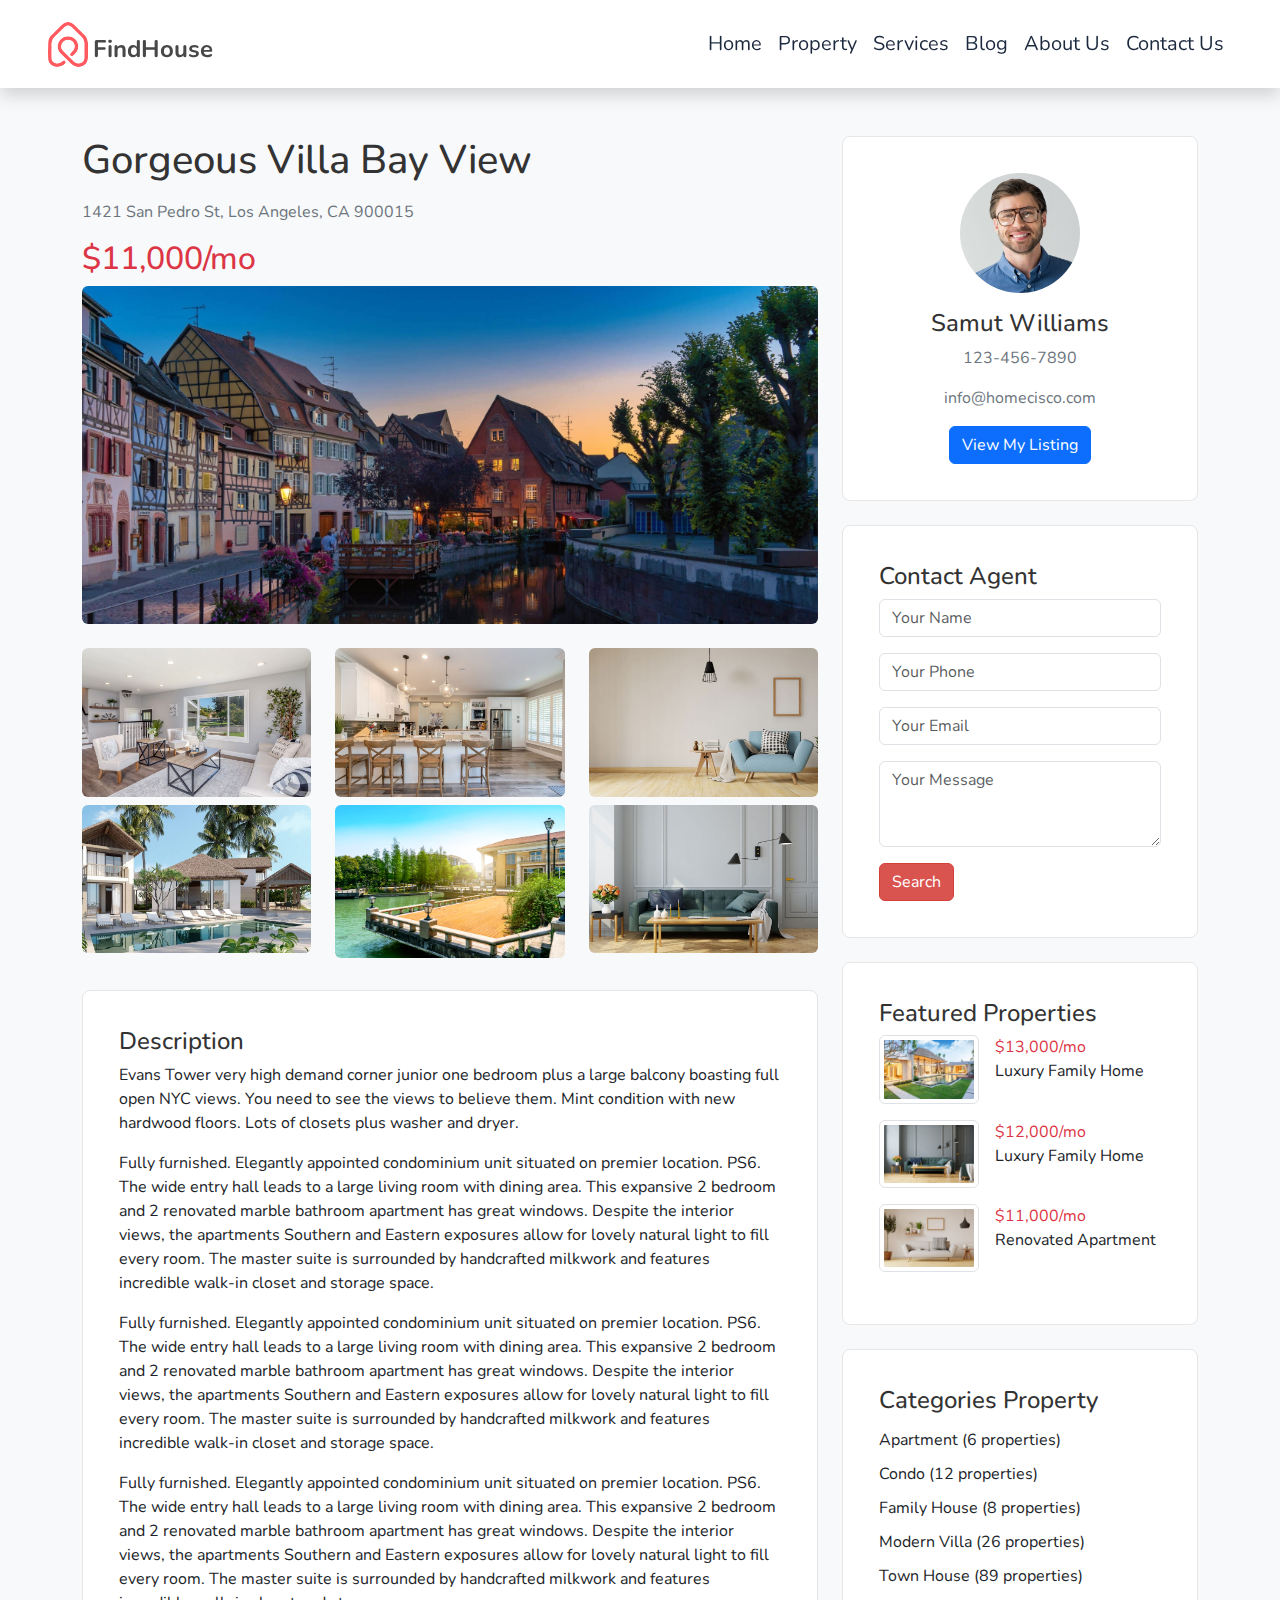
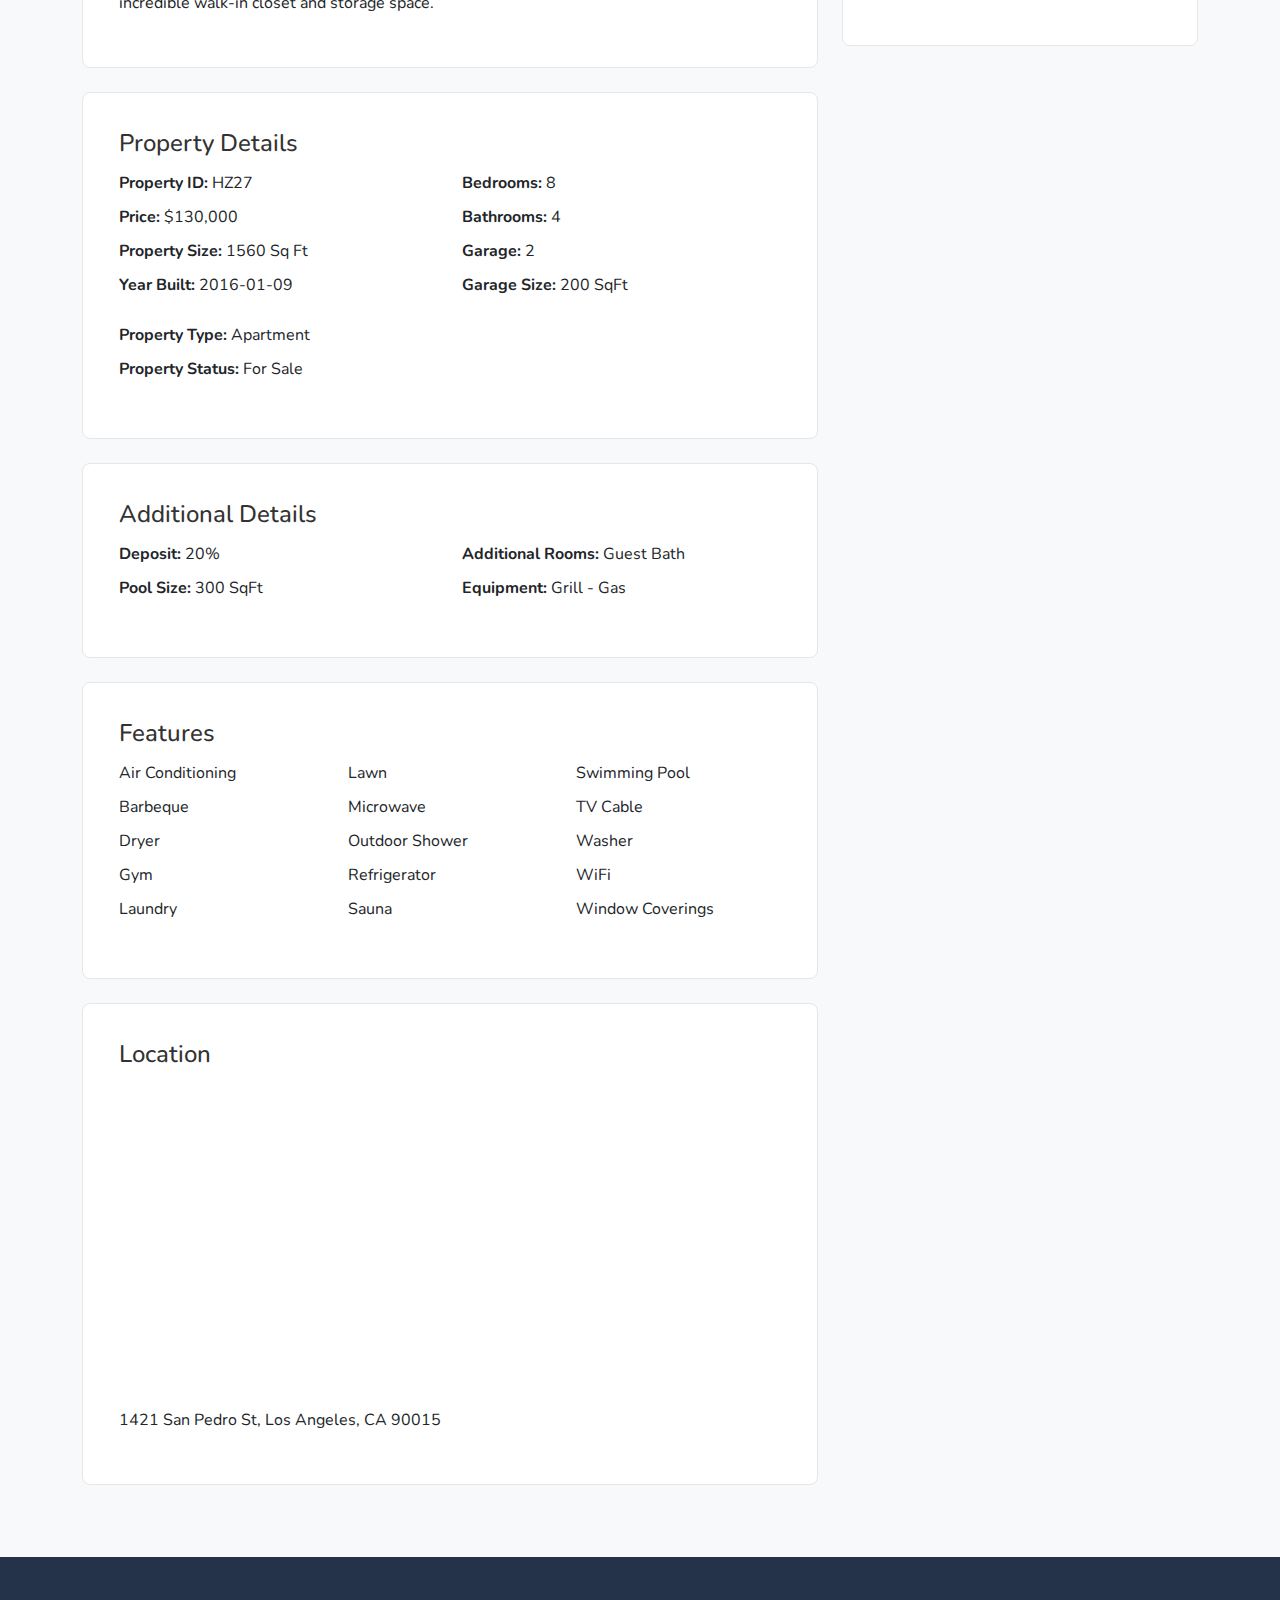
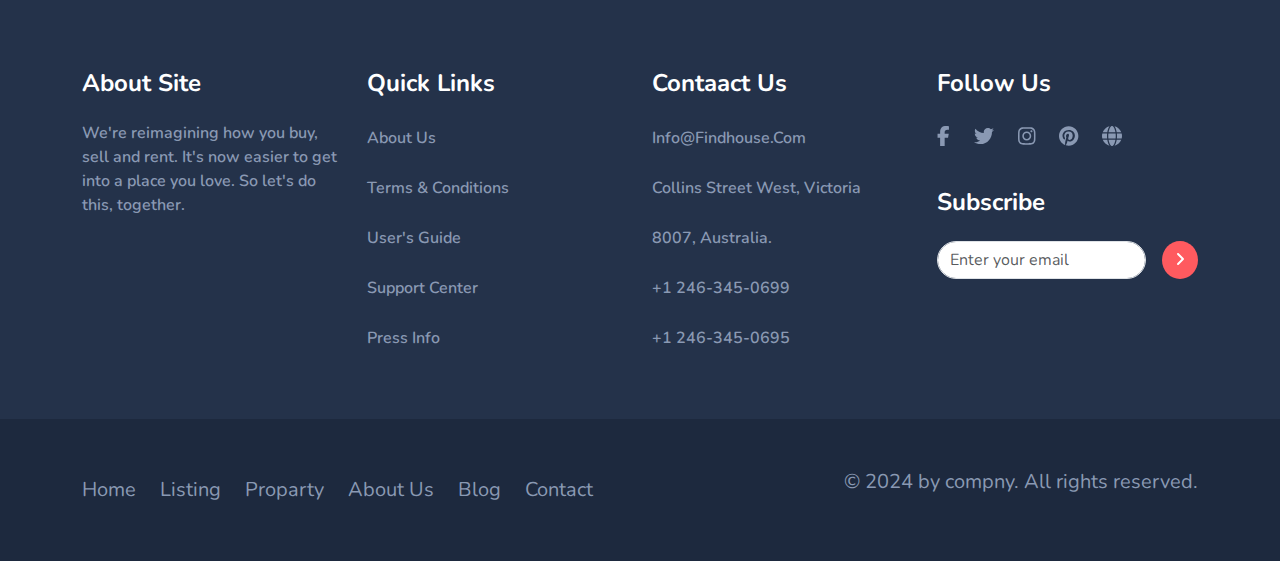
<file: DEPI-Project-Test/assets/html/page3.html>
<!DOCTYPE html>
<html lang="en">
  <head>
    <!-- --------------------- meta tags --------------------- -->
    <meta charset="UTF-8" />
    <meta name="viewport" content="width=device-width, initial-scale=1.0" />

    <!-- -------------------- importing bootstrap css file --------------------- -->
    <link rel="stylesheet" href="../css/bootstrap.min.css" />
    <!-- ------------------- importing fontsawesome css file ------------------- -->
    <link rel="stylesheet" href="../css/all.min.css" />
    <!-- ------------------- importing custom css file ------------------- -->
    <link rel="stylesheet" href="../css/page3.css" />
    <!-- ------------------ importing custom layout css file ------------------- -->
    <link rel="stylesheet" href="../css/custome-layout.css" />
    <!-- --------------------- importing animate css file ---------------------- -->
    <link rel="stylesheet" href="../css/animation.css" />
    <!-- -------------------- importing responsive css file -------------------- -->
    <link rel="stylesheet" href="../css/responsive.css" />

    <!-- --------------------------- website favicon --------------------------- -->
    <link rel="icon" href="../images/logo.png" />
    <!-- ---------------------------- website title ---------------------------- -->
    <title>Real Estate</title>
  </head>
  <body>
    <!-- ------------------------ navbar (don't touch) ------------------------ -->
    <nav
      class="navbar navbar-expand-lg navbar-dark z-3 w-100 top-0 position-sticky p-3 px-5 position-sticky top-0 bg-white shadow"
      id="navbar"
    >
      <!-- ---------------------------- navbar brand ----------------------------- -->
      <a class="navbar-brand align-middle" href="../../index.html">
        <img src="../images/logo.png" alt="logo" />
        <span class="align-bottom fs-4 fw-bold gray-text-color">
          FindHouse
        </span>
      </a>

      <!-- ------------------- navbar toggler button -------------------- -->
      <button
        class="navbar-toggler primary-bg primary-outline-focus"
        type="button"
        data-bs-toggle="collapse"
        data-bs-target="#navbarNav"
        aria-controls="navbarNav"
        aria-expanded="false"
        aria-label="Toggle navigation"
        id="navbarToggler"
      >
        <span class="navbar-toggler-icon"></span>
      </button>

      <!-- ------------------- navbar links -------------------- -->
      <div class="collapse navbar-collapse justify-content-end" id="navbarNav">
        <ul class="navbar-nav ml-auto text-capitalize fs-5">
          <!-- ------------------------------ nav item ------------------------------- -->
          <li class="nav-item">
            <a
              class="nav-link dark-secondary-color primary-color-hover"
              href="../../index.html"
              >home</a
            >
          </li>
          <!-- ------------------------------ nav item ------------------------------- -->
          <li class="nav-item">
            <a
              class="nav-link dark-secondary-color primary-color-hover"
              href="#featuredProperties"
              >property</a
            >
          </li>
          <!-- ------------------------------ nav item ------------------------------- -->
          <li class="nav-item">
            <a
              class="nav-link dark-secondary-color primary-color-hover"
              href="#about"
              >services</a
            >
          </li>
          <!-- ------------------------------ nav item ------------------------------- -->
          <li class="nav-item">
            <a
              class="nav-link dark-secondary-color primary-color-hover"
              href="#contact"
              >blog</a
            >
          </li>
          <!-- ------------------------------ nav item ------------------------------- -->
          <li class="nav-item">
            <a
              class="nav-link dark-secondary-color primary-color-hover"
              href="#contact"
              >about us</a
            >
          </li>
          <!-- ------------------------------ nav item ------------------------------- -->
          <li class="nav-item">
            <a
              class="nav-link dark-secondary-color primary-color-hover"
              href="#contact"
              >contact us</a
            >
          </li>
        </ul>
      </div>
    </nav>

    <!-- ------------- toast notification container (don't touch) ------------- -->
    <div
      aria-live="polite"
      aria-atomic="true"
      class="position-sticky top-0 end-0 z-3"
    >
      <div class="toast-container top-0 end-0 p-3 z-3 overflow-hidden">
        <!-- ------------------------ subscribe email toast ------------------------ -->
        <div
          class="toast top-0 end-0 toast-loading"
          data-bs-delay="4550"
          role="alert"
          id="my-toast"
          aria-live="assertive"
          aria-atomic="true"
          data-autohide="false"
        >
          <div class="toast-header">
            <div class="d-flex flex-row align-items-center gap-4">
              <div>
                <i class="fa-solid fa-circle-check text-success fs-3"></i>
              </div>
              <div>
                <strong class="me-auto">Subscribed Successfully!!</strong>
              </div>
              <div class="ms-5">
                <button
                  type="button"
                  class="btn-close"
                  data-bs-dismiss="toast"
                  aria-label="Close"
                ></button>
              </div>
            </div>
          </div>
        </div>
      </div>
    </div>
    <!-- -------------------------- scroll up button --------------------------- -->
    <button
      class="btn secondary-bg rounded-circle scroll-up-btn position-fixed z-3 bottom-0 end-0 me-3 mb-3 d-none"
      id="scrollUpBtn"
    >
      <i class="fa-solid fa-arrow-up primary-color fs-3"></i>
    </button>

    <!-- ----------------------------- main section ----------------------------- -->
    <div class="container my-5">
        <div class="row">
            <!-- Main content -->
            <div class="col-lg-8">
                <h1 class="mb-3">Gorgeous Villa Bay View</h1>
                <p class="text-muted">1421 San Pedro St, Los Angeles, CA 900015</p>
                <h2 class="text-danger">$11,000/mo</h2>

                <!-- Main Image -->
                <img src="../images/1.jpg" class="img-fluid rounded mb-4" alt="Main Image">

                <!-- Additional Images -->
                <div class="row mb-4">
                    <div class="col-4"><img src="../images/24-850x550.jpg" class="img-fluid rounded mb-2" alt="Image 1"></div>
                    <div class="col-4"><img src="../images/23-850x550.jpg" class="img-fluid rounded mb-2" alt="Image 2"></div>
                    <div class="col-4"><img src="../images/13-850x550.jpg" class="img-fluid rounded mb-2" alt="Image 3"></div>
                    <div class="col-4"><img src="../images/17-850x550.jpg" class="img-fluid rounded mb-2" alt="Image 4"></div>
                    <div class="col-4"><img src="../images/9-characteristics-4.jpg" class="img-fluid rounded mb-2" alt="Image 5"></div>
                    <div class="col-4"><img src="../images/10-850x550.jpg" class="img-fluid rounded mb-2" alt="Image 5"></div>
                </div>

                <!-- Description Section -->
                <div class="card mb-4">
                    <div class="card-body">
                        <h4>Description</h4>
                        <p>Evans Tower very high demand corner junior one bedroom plus a large balcony boasting full open NYC views.
                            You need to see the views to believe them. Mint condition with new hardwood floors. Lots of closets plus
                            washer and dryer.</p>
                        <p>Fully furnished. Elegantly appointed condominium unit situated on premier location. PS6. The wide entry hall
                            leads to a large living room with dining area. This expansive 2 bedroom and 2 renovated marble bathroom
                            apartment has great windows. Despite the interior views, the apartments Southern and Eastern exposures
                            allow for lovely natural light to fill every room. The master suite is surrounded by handcrafted milkwork and
                            features incredible walk-in closet and storage space.</p>
                        <p>Fully furnished. Elegantly appointed condominium unit situated on premier location. PS6. The wide entry hall
                            leads to a large living room with dining area. This expansive 2 bedroom and 2 renovated marble bathroom
                            apartment has great windows. Despite the interior views, the apartments Southern and Eastern exposures
                            allow for lovely natural light to fill every room. The master suite is surrounded by handcrafted milkwork and
                            features incredible walk-in closet and storage space.</p>
                        <p>Fully furnished. Elegantly appointed condominium unit situated on premier location. PS6. The wide entry hall
                            leads to a large living room with dining area. This expansive 2 bedroom and 2 renovated marble bathroom
                            apartment has great windows. Despite the interior views, the apartments Southern and Eastern exposures
                            allow for lovely natural light to fill every room. The master suite is surrounded by handcrafted milkwork and
                            features incredible walk-in closet and storage space.</p>
                        <!-- Additional repeated text omitted for brevity -->
                    </div>
                </div>

                <!-- Property Details Section -->
                <div class="card mb-4">
                    <div class="card-body">
                        <h4>Property Details</h4>
                        <div class="row">
                            <div class="col-md-6">
                                <ul>
                                    <li><strong>Property ID:</strong> HZ27</li>
                                    <li><strong>Price:</strong> $130,000</li>
                                    <li><strong>Property Size:</strong> 1560 Sq Ft</li>
                                    <li><strong>Year Built:</strong> 2016-01-09</li>
                                </ul>
                            </div>
                            <div class="col-md-6">
                                <ul>
                                    <li><strong>Bedrooms:</strong> 8</li>
                                    <li><strong>Bathrooms:</strong> 4</li>
                                    <li><strong>Garage:</strong> 2</li>
                                    <li><strong>Garage Size:</strong> 200 SqFt</li>
                                </ul>
                            </div>
                            <div class="col-md-6">
                                <ul>
                                    <li><strong>Property Type:</strong> Apartment</li>
                                    <li><strong>Property Status:</strong> For Sale</li>
                                </ul>
                            </div>
                        </div>
                    </div>
                </div>

                <!-- Additional Details Section -->
                <div class="card mb-4">
                    <div class="card-body">
                        <h4>Additional Details</h4>
                        <div class="row">
                            <div class="col-md-6">
                                <ul>
                                    <li><strong>Deposit:</strong> 20%</li>
                                    <li><strong>Pool Size:</strong> 300 SqFt</li>
                                </ul>
                            </div>
                            <div class="col-md-6">
                                <ul>
                                    <li><strong>Additional Rooms:</strong> Guest Bath</li>
                                    <li><strong>Equipment:</strong> Grill - Gas</li>
                                </ul>
                            </div>
                        </div>
                    </div>
                </div>

                <!-- Features Section -->
                <div class="card mb-4">
                    <div class="card-body">
                        <h4>Features</h4>
                        <div class="row">
                            <div class="col-md-4">
                                <ul>
                                    <li>Air Conditioning</li>
                                    <li>Barbeque</li>
                                    <li>Dryer</li>
                                    <li>Gym</li>
                                    <li>Laundry</li>
                                </ul>
                            </div>
                            <div class="col-md-4">
                                <ul>
                                    <li>Lawn</li>
                                    <li>Microwave</li>
                                    <li>Outdoor Shower</li>
                                    <li>Refrigerator</li>
                                    <li>Sauna</li>
                                </ul>
                            </div>
                            <div class="col-md-4">
                                <ul>
                                    <li>Swimming Pool</li>
                                    <li>TV Cable</li>
                                    <li>Washer</li>
                                    <li>WiFi</li>
                                    <li>Window Coverings</li>
                                </ul>
                            </div>
                        </div>
                    </div>
                </div>

                <!-- Location Section -->
                <div class="card mb-4">
                    <div class="card-body">
                        <h4>Location</h4>
                        <div class="google-map">
                            <iframe src="https://www.google.com/maps/embed?pb=!1m18!1m12!1m3!1d6021.474367375896!2d-0.1318403506259366!3d51.505171852183864!2m3!1f0!2f0!3f0!3m2!1i1024!2i768!4f13.1!3m3!1m2!1s0x47d8a00baf21de75%3A0x52963a5addd52a99!2z2YTZhtiv2YbYjCDYp9mE2YXZhdmE2YPYqSDYp9mE2YXYqtit2K_YqQ!5e0!3m2!1sar!2seg!4v1725243317070!5m2!1sar!2seg"width="600" height="450" style="border:0;" allowfullscreen="" loading="lazy" referrerpolicy="no-referrer-when-downgrade"></iframe>
                       </div>
                        
                        <p>1421 San Pedro St, Los Angeles, CA 90015</p>
                        
                    </div>
                </div>
            </div>

            <!-- Sidebar content -->
            <div class="col-lg-4">
                <!-- Agent Contact -->
                <div class="card mb-4 text-center">
                    <div class="card-body">
                        <img src="../images/5.jpg" class="rounded-circle mb-3" alt="Agent" style="width: 120px; height: 120px;">
                        <h4>Samut Williams</h4>
                        <p class="text-muted">123-456-7890</p>
                        <p class="text-muted">info@homecisco.com</p>
                        <a href="#" class="btn btn-primary">View My Listing</a>
                    </div>
                </div>

                <!-- Contact Form -->
                <div class="card mb-4">
                    <div class="card-body">
                        <h4>Contact Agent</h4>
                        <form>
                            <div class="mb-3">
                                <input type="text" class="form-control" placeholder="Your Name">
                            </div>
                            <div class="mb-3">
                                <input type="phone" class="form-control" placeholder="Your Phone">
                            </div>
                            <div class="mb-3">
                                <input type="email" class="form-control" placeholder="Your Email">
                            </div>
                            <div class="mb-3">
                                <textarea class="form-control" rows="3" placeholder="Your Message"></textarea>
                            </div>
                            <button type="submit" class="btn btn-danger">Search</button>
                        </form>
                    </div>
                </div>

                <!-- Featured Properties -->
                <div class="card mb-4">
                    <div class="card-body">
                        <h4>Featured Properties</h4>
                        <div class="d-flex mb-3">
                            <img src="../images/5-850x550.jpg" class="img-thumbnail" alt="Featured Property 1">
                            <div class="ms-3">
                                <p class="mb-0 text-danger">$13,000/mo</p>
                                <p>Luxury Family Home</p>
                            </div>
                        </div>
                        <div class="d-flex mb-3">
                            <img src="../images/11-850x550.jpg" class="img-thumbnail" alt="Featured Property 2">
                            <div class="ms-3">
                                <p class="mb-0 text-danger">$12,000/mo</p>
                                <p>Luxury Family Home</p>
                            </div>
                        </div>
                        <div class="d-flex mb-3">
                            <img src="../images/12-1-850x550.jpg" class="img-thumbnail" alt="Featured Property 3">
                            <div class="ms-3">
                                <p class="mb-0 text-danger">$11,000/mo</p>
                                <p>Renovated Apartment</p>
                            </div>
                        </div>
                    </div>
                </div>

                <!-- Categories -->
                <div class="card mb-4">
                    <div class="card-body">
                        <h4>Categories Property</h4>
                        <ul>
                            <li>Apartment (6 properties)</li>
                            <li>Condo (12 properties)</li>
                            <li>Family House (8 properties)</li>
                            <li>Modern Villa (26 properties)</li>
                            <li>Town House (89 properties)</li>
                       
                        </ul>
                    </div>
                </div>
            </div>
        </div>
    </div>
    
    <!-- Bootstrap JS -->
    <script src="https://cdn.jsdelivr.net/npm/bootstrap@5.3.0/dist/js/bootstrap.bundle.min.js"></script>
    
    <!-- -------------------- footer section (don't remove) -------------------- -->
    <footer>
      <!-- ----------------------------- top footer ------------------------------ -->
      <div class="w-100 secondary-bg justify-content-center p-5">
        <div class="container pt-5">
          <div class="row pt-3">
            <!-- ----------------------------- about site ----------------------------- -->
            <div class="col-lg-3 col-sm-6 col-12">
              <h4 class="text-capitalize text-white fw-bold mb-4">
                about site
              </h4>
              <p class="light-gray-text-color fs-6 fw-semibold">
                We're reimagining how you buy, sell and rent. It's now easier to
                get into a place you love. So let's do this, together.
              </p>
            </div>

            <!-- ----------------------------- Quick Links ----------------------------- -->
            <div class="col-lg-3 col-sm-6 col-12">
              <h4 class="text-capitalize text-white fw-bold mb-4">
                Quick Links
              </h4>
              <ul class="list-unstyled">
                <li class="mb-3">
                  <a
                    href="#"
                    class="white-hover light-gray-text-color text-decoration-none text-capitalize fw-semibold"
                    >about us</a
                  >
                </li>
                <li class="mb-3">
                  <a
                    href="#"
                    class="white-hover light-gray-text-color text-decoration-none text-capitalize fw-semibold"
                    >terms & conditions</a
                  >
                </li>
                <li class="mb-3">
                  <a
                    href="#"
                    class="white-hover light-gray-text-color text-decoration-none text-capitalize fw-semibold"
                    >user's guide</a
                  >
                </li>
                <li class="mb-3">
                  <a
                    href="#"
                    class="white-hover light-gray-text-color text-decoration-none text-capitalize fw-semibold"
                    >support center</a
                  >
                </li>
                <li class="mb-3">
                  <a
                    href="#"
                    class="white-hover light-gray-text-color text-decoration-none text-capitalize fw-semibold"
                    >press info</a
                  >
                </li>
              </ul>
            </div>

            <!-- ----------------------------- contaact us ----------------------------- -->
            <div class="col-lg-3 col-sm-6 col-12">
              <h4 class="text-capitalize text-white fw-bold mb-4">
                contaact us
              </h4>
              <ul class="list-unstyled">
                <li class="mb-3">
                  <a
                    href="mailto:info@findhouse.com"
                    class="white-hover light-gray-text-color text-decoration-none text-capitalize fw-semibold"
                    >info@findhouse.com</a
                  >
                </li>
                <li class="mb-3">
                  <a
                    href="https://maps.app.goo.gl/Meojq2NbvPpwNX6F7"
                    class="white-hover light-gray-text-color text-decoration-none text-capitalize fw-semibold"
                    >Collins Street West, Victoria</a
                  >
                </li>
                <li class="mb-3">
                  <a
                    href="https://maps.app.goo.gl/Meojq2NbvPpwNX6F7"
                    class="white-hover light-gray-text-color text-decoration-none text-capitalize fw-semibold"
                    >8007, Australia.</a
                  >
                </li>
                <li class="mb-3">
                  <a
                    href="tel:+1 246-345-0699"
                    class="white-hover light-gray-text-color text-decoration-none text-capitalize fw-semibold"
                    >+1 246-345-0699</a
                  >
                </li>
                <li class="mb-3">
                  <a
                    href="tel:+1 246-345-0695"
                    class="white-hover light-gray-text-color text-decoration-none text-capitalize fw-semibold"
                    >+1 246-345-0695</a
                  >
                </li>
              </ul>
            </div>

            <!-- ----------------------------- social media ----------------------------- -->
            <div class="col-lg-3 col-sm-6 col-12">
              <h4 class="text-capitalize text-white fw-bold mb-4">follow us</h4>
              <ul class="list-unstyled flex-row d-flex gap-4">
                <li class="mb-3">
                  <a
                    href="mailto:info@findhouse.com"
                    class="white-hover light-gray-text-color text-decoration-none text-capitalize fw-semibold"
                  >
                    <i class="fs-5 fa-brands fa-facebook-f"></i
                  ></a>
                </li>
                <li class="mb-3">
                  <a
                    href="https://maps.app.goo.gl/Meojq2NbvPpwNX6F7"
                    class="white-hover light-gray-text-color text-decoration-none text-capitalize fw-semibold"
                    ><i class="fs-5 fa-brands fa-twitter"></i
                  ></a>
                </li>
                <li class="mb-3">
                  <a
                    href="https://maps.app.goo.gl/Meojq2NbvPpwNX6F7"
                    class="white-hover light-gray-text-color text-decoration-none text-capitalize fw-semibold"
                    ><i class="fs-5 fa-brands fa-instagram"></i
                  ></a>
                </li>
                <li class="mb-3">
                  <a
                    href="tel:+1 246-345-0699"
                    class="white-hover light-gray-text-color text-decoration-none text-capitalize fw-semibold"
                    ><i class="fs-5 fa-brands fa-pinterest"></i
                  ></a>
                </li>
                <li class="mb-3">
                  <a
                    href="tel:+1 246-345-0695"
                    class="white-hover light-gray-text-color text-decoration-none text-capitalize fw-semibold"
                    ><i class="fs-5 fa-solid fa-globe"></i
                  ></a>
                </li>
              </ul>

              <!-- ----------------------------- subscribe ----------------------------- -->
              <h4 class="text-capitalize text-white fw-bold mb-4">Subscribe</h4>
              <form
                id="subscribeForm"
                class="needs-validation d-flex f-row gap-3"
                novalidate
              >
                <div class="position-relative">
                  <input
                    type="email"
                    id="subscribeEmail"
                    class="form-control rounded-pill"
                    aria-describedby="validationServerEmailSubcribe"
                    required
                    placeholder="Enter your email"
                  />
                  <div
                    id="validationServerEmailSubcribe"
                    class="invalid-feedback position-absolute"
                  >
                    Please Enter Your Email.
                  </div>
                </div>
                <button
                  class="btn primary-bg text-white rounded-circle"
                  type="submit"
                  data-bs-target="#my-toast"
                >
                  <i class="fa-solid fa-angle-right"></i>
                </button>
              </form>
            </div>
          </div>
        </div>
      </div>

      <!-- ----------------------------- bottom footer ------------------------------ -->
      <div class="w-100 dark-secondary-bg p-5">
        <div class="container">
          <div class="row">
            <div
              class="d-flex flex-md-row flex-sm-column flex-column justify-content-between row-gap-5"
            >
              <div class="d-flex">
                <ul
                  class="list-unstyled d-flex flex-md-row flex-sm-column flex-column gap-4 my-auto"
                >
                  <li>
                    <a
                      href="../../index.html"
                      class="white-hover light-gray-text-color text-decoration-none text-capitalize fs-5"
                      >home</a
                    >
                  </li>
                  <li>
                    <a
                      href="#"
                      class="white-hover light-gray-text-color text-decoration-none text-capitalize fs-5"
                      >listing</a
                    >
                  </li>
                  <li>
                    <a
                      href="#"
                      class="white-hover light-gray-text-color text-decoration-none text-capitalize fs-5"
                      >proparty</a
                    >
                  </li>
                  <li>
                    <a
                      href="#"
                      class="white-hover light-gray-text-color text-decoration-none text-capitalize fs-5"
                      >about us</a
                    >
                  </li>
                  <li>
                    <a
                      href="#"
                      class="white-hover light-gray-text-color text-decoration-none text-capitalize fs-5"
                      >blog</a
                    >
                  </li>
                  <li>
                    <a
                      href="#"
                      class="white-hover light-gray-text-color text-decoration-none text-capitalize fs-5"
                      >contact</a
                    >
                  </li>
                </ul>
              </div>
              <div>
                <p class="light-gray-text-color fs-5">
                  © 2024 by compny. All rights reserved.
                </p>
              </div>
            </div>
          </div>
        </div>
      </div>
    </footer>

    <!-- -------------------------- importing jquery --------------------------- -->
    <script src="../js/jquery-3.7.1.min.js"></script>
    <!-- --------------------- importing bootstrap js file --------------------- -->
    <script src="../js/bootstrap.min.js"></script>
    <!-- ------------------- importing fontsawesome js file ------------------- -->
    <script src="../js/all.min.js"></script>
    <!-- ---------------------- importing custom js file ----------------------- -->
    <script src="../js/index.js"></script>
  </body>
</html>
</file>
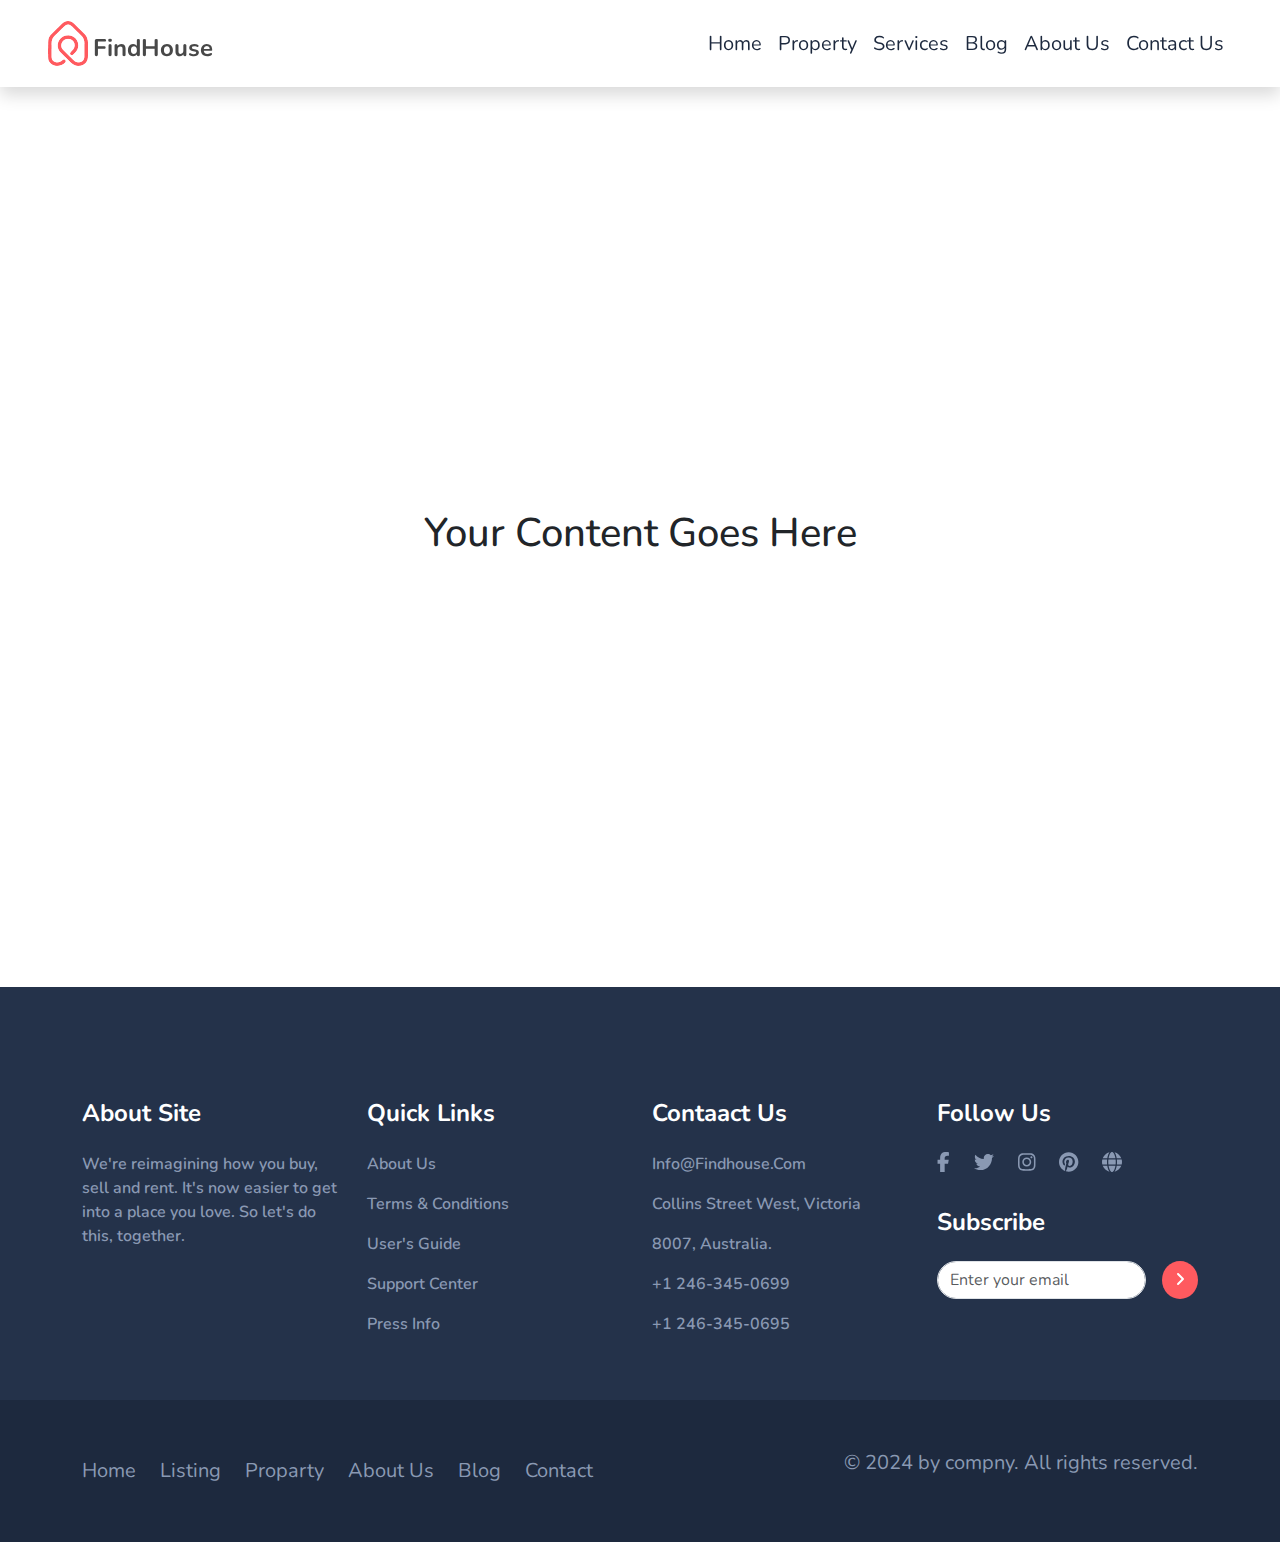
<file: DEPI-Project-Test/assets/html/templet.html>
<!DOCTYPE html>
<html lang="en">
  <head>
    <!-- --------------------- meta tags --------------------- -->
    <meta charset="UTF-8" />
    <meta name="viewport" content="width=device-width, initial-scale=1.0" />

    <!-- -------------------- importing bootstrap css file --------------------- -->
    <link rel="stylesheet" href="../css/bootstrap.min.css" />
    <!-- ------------------- importing fontsawesome css file ------------------- -->
    <link rel="stylesheet" href="../css/all.min.css" />
    <!-- ------------------- importing custom css file ------------------- -->
    <link rel="stylesheet" href="../css/style.css" />
    <!-- ------------------ importing custom layout css file ------------------- -->
    <link rel="stylesheet" href="../css/custome-layout.css" />
    <!-- --------------------- importing animate css file ---------------------- -->
    <link rel="stylesheet" href="../css/animation.css" />
    <!-- -------------------- importing responsive css file -------------------- -->
    <link rel="stylesheet" href="../css/responsive.css" />

    <!-- --------------------------- website favicon --------------------------- -->
    <link rel="icon" href="../images/logo.png" />
    <!-- ---------------------------- website title ---------------------------- -->
    <title>Real Estate</title>
  </head>
  <body>
    <!-- ------------------------ navbar (don't touch) ------------------------ -->
    <nav
      class="navbar navbar-expand-lg navbar-dark z-3 w-100 top-0 position-sticky p-3 px-5 position-sticky top-0 bg-white shadow"
      id="navbar"
    >
      <!-- ---------------------------- navbar brand ----------------------------- -->
      <a class="navbar-brand align-middle" href="../../index.html">
        <img src="../images/logo.png" alt="logo" />
        <span class="align-bottom fs-4 fw-bold gray-text-color">
          FindHouse
        </span>
      </a>

      <!-- ------------------- navbar toggler button -------------------- -->
      <button
        class="navbar-toggler primary-bg primary-outline-focus"
        type="button"
        data-bs-toggle="collapse"
        data-bs-target="#navbarNav"
        aria-controls="navbarNav"
        aria-expanded="false"
        aria-label="Toggle navigation"
        id="navbarToggler"
      >
        <span class="navbar-toggler-icon"></span>
      </button>

      <!-- ------------------- navbar links -------------------- -->
      <div class="collapse navbar-collapse justify-content-end" id="navbarNav">
        <ul class="navbar-nav ml-auto text-capitalize fs-5">
          <!-- ------------------------------ nav item ------------------------------- -->
          <li class="nav-item">
            <a
              class="nav-link dark-secondary-color primary-color-hover"
              href="../../index.html"
              >home</a
            >
          </li>
          <!-- ------------------------------ nav item ------------------------------- -->
          <li class="nav-item">
            <a
              class="nav-link dark-secondary-color primary-color-hover"
              href="#featuredProperties"
              >property</a
            >
          </li>
          <!-- ------------------------------ nav item ------------------------------- -->
          <li class="nav-item">
            <a
              class="nav-link dark-secondary-color primary-color-hover"
              href="#about"
              >services</a
            >
          </li>
          <!-- ------------------------------ nav item ------------------------------- -->
          <li class="nav-item">
            <a
              class="nav-link dark-secondary-color primary-color-hover"
              href="#contact"
              >blog</a
            >
          </li>
          <!-- ------------------------------ nav item ------------------------------- -->
          <li class="nav-item">
            <a
              class="nav-link dark-secondary-color primary-color-hover"
              href="#contact"
              >about us</a
            >
          </li>
          <!-- ------------------------------ nav item ------------------------------- -->
          <li class="nav-item">
            <a
              class="nav-link dark-secondary-color primary-color-hover"
              href="#contact"
              >contact us</a
            >
          </li>
        </ul>
      </div>
    </nav>

    <!-- ------------- toast notification container (don't touch) ------------- -->
    <div
      aria-live="polite"
      aria-atomic="true"
      class="position-sticky top-0 end-0 z-3"
    >
      <div class="toast-container top-0 end-0 p-3 z-3 overflow-hidden">
        <!-- ------------------------ subscribe email toast ------------------------ -->
        <div
          class="toast top-0 end-0 toast-loading"
          data-bs-delay="4550"
          role="alert"
          id="my-toast"
          aria-live="assertive"
          aria-atomic="true"
          data-autohide="false"
        >
          <div class="toast-header">
            <div class="d-flex flex-row align-items-center gap-4">
              <div>
                <i class="fa-solid fa-circle-check text-success fs-3"></i>
              </div>
              <div>
                <strong class="me-auto">Subscribed Successfully!!</strong>
              </div>
              <div class="ms-5">
                <button
                  type="button"
                  class="btn-close"
                  data-bs-dismiss="toast"
                  aria-label="Close"
                ></button>
              </div>
            </div>
          </div>
        </div>
      </div>
    </div>
    <!-- -------------------------- scroll up button --------------------------- -->
    <button
      class="btn secondary-bg rounded-circle scroll-up-btn position-fixed z-3 bottom-0 end-0 me-3 mb-3 d-none"
      id="scrollUpBtn"
    >
      <i class="fa-solid fa-arrow-up primary-color fs-3"></i>
    </button>

    <!-- ----------------------------- main section ----------------------------- -->

    <section style="height: 100vh">
      <div class="container h-100">
        <div
          class="row justify-content-center align-items-center h-100 text-center"
        >
          <div class="col-12">
            <h1>Your Content Goes Here</h1>
          </div>
        </div>
      </div>
    </section>

    <!-- -------------------- footer section (don't remove) -------------------- -->
    <footer>
      <!-- ----------------------------- top footer ------------------------------ -->
      <div class="w-100 secondary-bg justify-content-center p-5">
        <div class="container pt-5">
          <div class="row pt-3">
            <!-- ----------------------------- about site ----------------------------- -->
            <div class="col-lg-3 col-sm-6 col-12">
              <h4 class="text-capitalize text-white fw-bold mb-4">
                about site
              </h4>
              <p class="light-gray-text-color fs-6 fw-semibold">
                We're reimagining how you buy, sell and rent. It's now easier to
                get into a place you love. So let's do this, together.
              </p>
            </div>

            <!-- ----------------------------- Quick Links ----------------------------- -->
            <div class="col-lg-3 col-sm-6 col-12">
              <h4 class="text-capitalize text-white fw-bold mb-4">
                Quick Links
              </h4>
              <ul class="list-unstyled">
                <li class="mb-3">
                  <a
                    href="#"
                    class="white-hover light-gray-text-color text-decoration-none text-capitalize fw-semibold"
                    >about us</a
                  >
                </li>
                <li class="mb-3">
                  <a
                    href="#"
                    class="white-hover light-gray-text-color text-decoration-none text-capitalize fw-semibold"
                    >terms & conditions</a
                  >
                </li>
                <li class="mb-3">
                  <a
                    href="#"
                    class="white-hover light-gray-text-color text-decoration-none text-capitalize fw-semibold"
                    >user's guide</a
                  >
                </li>
                <li class="mb-3">
                  <a
                    href="#"
                    class="white-hover light-gray-text-color text-decoration-none text-capitalize fw-semibold"
                    >support center</a
                  >
                </li>
                <li class="mb-3">
                  <a
                    href="#"
                    class="white-hover light-gray-text-color text-decoration-none text-capitalize fw-semibold"
                    >press info</a
                  >
                </li>
              </ul>
            </div>

            <!-- ----------------------------- contaact us ----------------------------- -->
            <div class="col-lg-3 col-sm-6 col-12">
              <h4 class="text-capitalize text-white fw-bold mb-4">
                contaact us
              </h4>
              <ul class="list-unstyled">
                <li class="mb-3">
                  <a
                    href="mailto:info@findhouse.com"
                    class="white-hover light-gray-text-color text-decoration-none text-capitalize fw-semibold"
                    >info@findhouse.com</a
                  >
                </li>
                <li class="mb-3">
                  <a
                    href="https://maps.app.goo.gl/Meojq2NbvPpwNX6F7"
                    class="white-hover light-gray-text-color text-decoration-none text-capitalize fw-semibold"
                    >Collins Street West, Victoria</a
                  >
                </li>
                <li class="mb-3">
                  <a
                    href="https://maps.app.goo.gl/Meojq2NbvPpwNX6F7"
                    class="white-hover light-gray-text-color text-decoration-none text-capitalize fw-semibold"
                    >8007, Australia.</a
                  >
                </li>
                <li class="mb-3">
                  <a
                    href="tel:+1 246-345-0699"
                    class="white-hover light-gray-text-color text-decoration-none text-capitalize fw-semibold"
                    >+1 246-345-0699</a
                  >
                </li>
                <li class="mb-3">
                  <a
                    href="tel:+1 246-345-0695"
                    class="white-hover light-gray-text-color text-decoration-none text-capitalize fw-semibold"
                    >+1 246-345-0695</a
                  >
                </li>
              </ul>
            </div>

            <!-- ----------------------------- social media ----------------------------- -->
            <div class="col-lg-3 col-sm-6 col-12">
              <h4 class="text-capitalize text-white fw-bold mb-4">follow us</h4>
              <ul class="list-unstyled flex-row d-flex gap-4">
                <li class="mb-3">
                  <a
                    href="mailto:info@findhouse.com"
                    class="white-hover light-gray-text-color text-decoration-none text-capitalize fw-semibold"
                  >
                    <i class="fs-5 fa-brands fa-facebook-f"></i
                  ></a>
                </li>
                <li class="mb-3">
                  <a
                    href="https://maps.app.goo.gl/Meojq2NbvPpwNX6F7"
                    class="white-hover light-gray-text-color text-decoration-none text-capitalize fw-semibold"
                    ><i class="fs-5 fa-brands fa-twitter"></i
                  ></a>
                </li>
                <li class="mb-3">
                  <a
                    href="https://maps.app.goo.gl/Meojq2NbvPpwNX6F7"
                    class="white-hover light-gray-text-color text-decoration-none text-capitalize fw-semibold"
                    ><i class="fs-5 fa-brands fa-instagram"></i
                  ></a>
                </li>
                <li class="mb-3">
                  <a
                    href="tel:+1 246-345-0699"
                    class="white-hover light-gray-text-color text-decoration-none text-capitalize fw-semibold"
                    ><i class="fs-5 fa-brands fa-pinterest"></i
                  ></a>
                </li>
                <li class="mb-3">
                  <a
                    href="tel:+1 246-345-0695"
                    class="white-hover light-gray-text-color text-decoration-none text-capitalize fw-semibold"
                    ><i class="fs-5 fa-solid fa-globe"></i
                  ></a>
                </li>
              </ul>

              <!-- ----------------------------- subscribe ----------------------------- -->
              <h4 class="text-capitalize text-white fw-bold mb-4">Subscribe</h4>
              <form
                id="subscribeForm"
                class="needs-validation d-flex f-row gap-3"
                novalidate
              >
                <div class="position-relative">
                  <input
                    type="email"
                    id="subscribeEmail"
                    class="form-control rounded-pill"
                    aria-describedby="validationServerEmailSubcribe"
                    required
                    placeholder="Enter your email"
                  />
                  <div
                    id="validationServerEmailSubcribe"
                    class="invalid-feedback position-absolute"
                  >
                    Please Enter Your Email.
                  </div>
                </div>
                <button
                  class="btn primary-bg text-white rounded-circle"
                  type="submit"
                  data-bs-target="#my-toast"
                >
                  <i class="fa-solid fa-angle-right"></i>
                </button>
              </form>
            </div>
          </div>
        </div>
      </div>

      <!-- ----------------------------- bottom footer ------------------------------ -->
      <div class="w-100 dark-secondary-bg p-5">
        <div class="container">
          <div class="row">
            <div
              class="d-flex flex-md-row flex-sm-column flex-column justify-content-between row-gap-5"
            >
              <div class="d-flex">
                <ul
                  class="list-unstyled d-flex flex-md-row flex-sm-column flex-column gap-4 my-auto"
                >
                  <li>
                    <a
                      href="../../index.html"
                      class="white-hover light-gray-text-color text-decoration-none text-capitalize fs-5"
                      >home</a
                    >
                  </li>
                  <li>
                    <a
                      href="#"
                      class="white-hover light-gray-text-color text-decoration-none text-capitalize fs-5"
                      >listing</a
                    >
                  </li>
                  <li>
                    <a
                      href="#"
                      class="white-hover light-gray-text-color text-decoration-none text-capitalize fs-5"
                      >proparty</a
                    >
                  </li>
                  <li>
                    <a
                      href="#"
                      class="white-hover light-gray-text-color text-decoration-none text-capitalize fs-5"
                      >about us</a
                    >
                  </li>
                  <li>
                    <a
                      href="#"
                      class="white-hover light-gray-text-color text-decoration-none text-capitalize fs-5"
                      >blog</a
                    >
                  </li>
                  <li>
                    <a
                      href="#"
                      class="white-hover light-gray-text-color text-decoration-none text-capitalize fs-5"
                      >contact</a
                    >
                  </li>
                </ul>
              </div>
              <div>
                <p class="light-gray-text-color fs-5">
                  © 2024 by compny. All rights reserved.
                </p>
              </div>
            </div>
          </div>
        </div>
      </div>
    </footer>

    <!-- -------------------------- importing jquery --------------------------- -->
    <script src="../js/jquery-3.7.1.min.js"></script>
    <!-- --------------------- importing bootstrap js file --------------------- -->
    <script src="../js/bootstrap.min.js"></script>
    <!-- ------------------- importing fontsawesome js file ------------------- -->
    <script src="../js/all.min.js"></script>
    <!-- ---------------------- importing custom js file ----------------------- -->
    <script src="../js/index.js"></script>
  </body>
</html>
</file>
<file: assets/css/style.css>
/* importing Nunito font from google fonts */
@import url("https://fonts.googleapis.com/css2?family=Nunito+Sans:ital,opsz,wght@0,6..12,200..1000;1,6..12,200..1000&family=Nunito:ital,wght@0,200..1000;1,200..1000&display=swap");

/* importing the animation.css file */
@import url("./animation.css");

/* setting the font family */
* {
  font-family: "Nunito", sans-serif;
  margin: 0;
  padding: 0;
  box-sizing: border-box;
}

:root {
  --primary: rgb(255, 90, 95);
  --secondary: rgb(36, 50, 74);

  --light-secondary: rgb(62, 76, 102);
  --light-primary: rgb(255, 120, 124);

  --lighter-primary: rgb(255, 232, 233);
  --lighter-secondary: rgb(138, 153, 179);

  --dark-secondary: rgb(29, 41, 62);

  --darker-secondary: rgb(20, 30, 47);

  --overlay-dark: rgba(36, 50, 74, 0.65);
  --overlay-lighter-dark: rgba(62, 76, 102, 0.4);

  --gray-text: rgb(72, 72, 72);
  --light-gray-text: rgb(138, 153, 179);

  --black-50-bg: rgba(15, 21, 31, 0.5);


  
  scroll-behavior: smooth;
}
/* start of the home page */

/* home page image title responsive */
#homeMainImage {
  h1 {
    font-size: calc(1.5rem + 2vw);
  }
}

/* Featured Properties cards overlay effect */

#homeFeaturedProperties {
  .card-overlay {
    transition: all 0.5s;
    overflow: hidden;
    button {
      opacity: 0;
      transition: all 0.5s;
      background-color: var(--overlay-lighter-dark);
      clip-path: circle();
    }
    button:first-child {
      transform: translateX(-100%);
    }
    button:last-child {
      transform: translateX(100%);
    }
  }

  .card-overlay:hover {
    background-color: var(--overlay-dark) !important;
    transition: all 0.5s;
    cursor: pointer;
    button {
      opacity: 1;
      transform: translateX(0);
      transition: all 0.5s;
    }
  }

  .card:hover {
    box-shadow: 0 0 10px var(--overlay-lighter-dark);
  }
}

/* start homeFindPropertyInCities section */

#homeFindPropertyInCities {
  .city-card {
    height: 200px !important;
  }
}

/* end of the home page */


#aboutUs {
.popup-video {
  width: 70px !important;
  height: 70px !important;
  overflow: visible;
  
}
.popup-video::before {
  content: "";
  width: 100%;
  height: 100%;
  border-radius: 50%;
  top: 50%;
  left: 50%;
  transform: translate(-50%, -50%);
  position: absolute;
  background-color:  rgba(255, 120, 125, 0.567);
  z-index: -1;
  animation: loading 2.5s linear infinite;
}
}
</file>
<file: assets/css/custome-layout.css>
@import url(./style.css);
@import url(./animation.css);

.primary-color {
  color: var(--primary) !important;
}

.secondary-color {
  color: var(--secondary) !important;
}

.light-secondary-color {
  color: var(--light-secondary) !important;
}

.light-primary-color {
  color: var(--light-primary) !important;
}

.lighter-primary-color {
  color: var(--lighter-primary) !important;
}

.lighter-secondary-color {
  color: var(--lighter-secondary) !important;
}

.dark-secondary-color {
  color: var(--dark-secondary) !important;
}

.darker-secondary-color {
  color: var(--darker-secondary) !important;
}

.overlay-dark-color {
  color: var(--overlay-dark) !important;
}

.overlay-lighter-dark-color {
  color: var(--overlay-lighter-dark) !important;
}

.gray-text-color {
  color: var(--gray-text) !important;
}

.light-gray-text-color {
  color: var(--light-gray-text) !important;
}

.primary-bg {
  background-color: var(--primary) !important;
}

.secondary-bg {
  background-color: var(--secondary) !important;
}

.light-secondary-bg {
  background-color: var(--light-secondary) !important;
}

.light-primary-bg {
  background-color: var(--light-primary) !important;
}

.lighter-primary-bg {
  background-color: var(--lighter-primary) !important;
}

.lighter-secondary-bg {
  background-color: var(--lighter-secondary) !important;
}

.dark-secondary-bg {
  background-color: var(--dark-secondary) !important;
}

.darker-secondary-bg {
  background-color: var(--darker-secondary) !important;
}

.overlay-dark-bg {
  background-color: var(--overlay-dark) !important;
}

.overlay-lighter-dark-bg {
  background-color: var(--overlay-lighter-dark) !important;
}

.gray-text-bg {
  background-color: var(--gray-text) !important;
}

.light-gray-bg {
  background-color: #f7f7f7 !important;
}

.black-50-bg {
  background-color: rgba(15, 21, 31, 0.5) !important;
}

.gray-border {
  border: 1px solid rgba(0, 0, 0, 0.1) !important;
}

.gradient-overlay {
  background-image: linear-gradient(transparent 0%, rgba(36, 50, 74, 0.9) 100%);
}

.primary-color-hover {
  transition: color 0.3s;
}
.primary-color-hover:hover {
  transition: color 0.3s;
  color: var(--primary) !important;
}

.primary-bg-hover:hover {
  background-color: var(--primary) !important;
}

.primary-outline-focus:focus {
  box-shadow: 0 0 0 0.25rem var(--light-primary) !important;
}

.pointer-hover:hover {
  cursor: pointer;
}

.white-hover:hover {
  color: white !important;
  transition: all 0.5s;
}

.toast-animation {
  animation: toastAnimation 1s;
}

.toast-loading {
  position: relative;
}

.toast-loading::after {
  content: "";
  position: absolute;
  bottom: 0;
  left: 0;
  width: 100%;
  height: 5px;
  background-color: green;
  animation: toastLoading 5s linear;
}

.slide-and-fade-in {
  animation: slideAndFadeIn 0.3s linear;
}

.slide-and-fade-out {
  animation: slideAndFadeout 0.3s linear;
}
</file>
<file: assets/css/animation.css>
@keyframes toastAnimation {
  from {
    transform: translateX(100%);
  }
  to {
    transform: translateX(0);
  }
}

@keyframes toastLoading {
  100% {
    width: 0%;
  }
}

@keyframes slideAndFadeIn {
  0% {
    transform: translateY(100%);
    opacity: 0;
  }
  100% {
    transform: translateY(0);
    opacity: 1;
  }
}


@keyframes slideAndFadeout {
  0% {
    transform: translateY(0);
    opacity: 1;
  }
  100% {
    transform: translateY(100%);
    opacity: 0;
  }
}


@keyframes loading {
  0% {
    transform: scale(1) translate(-50%, -50%);
  }
  50% {
    transform: scale(1.4) translate(-35%, -35%);
  }
  100% {
    transform: scale(1) translate(-50%, -50%);
  }
}
</file>
<file: assets/css/responsive.css>
/* Small devices (landscape phones, 576px and up) */
@media (min-width: 576px) {
  .home-navbar {
    position: sticky !important;
    top: 0%;
    background-color: white !important;
  }
  #homeFindPropertyInCities {
    .city-card {
      height: 200px !important;
    }
  }
  
}

/* Medium devices (tablets, 768px and up) */
@media (min-width: 768px) {

  
}

/* Large devices (desktops, 992px and up) */
@media (min-width: 992px) {
  .home-navbar {
    position: absolute !important;
    top: 0;
    background-color: transparent !important;
  }
  .home-navbar div:first-child {
    background-color: transparent !important;
  }
  .home-navbar ul li a {
    color: white !important;
  }

  #homeFindPropertyInCities {
    .city-card {
      height: 300px !important;
    }
  }

}

/* X-Large devices (large desktops, 1200px and up) */
@media (min-width: 1200px) {
}

/* XX-Large devices (larger desktops, 1400px and up) */
@media (min-width: 1400px) {
}
</file>
<file: DEPI-Project-Test/assets/css/style.css>
/* importing Nunito font from google fonts */
@import url("https://fonts.googleapis.com/css2?family=Nunito+Sans:ital,opsz,wght@0,6..12,200..1000;1,6..12,200..1000&family=Nunito:ital,wght@0,200..1000;1,200..1000&display=swap");

/* importing the animation.css file */
@import url("./animation.css");

/* setting the font family */
* {
  font-family: "Nunito", sans-serif;
  margin: 0;
  padding: 0;
  box-sizing: border-box;
}

:root {
  --primary: rgb(255, 90, 95);
  --secondary: rgb(36, 50, 74);

  --light-secondary: rgb(62, 76, 102);
  --light-primary: rgb(255, 120, 124);

  --lighter-primary: rgb(255, 232, 233);
  --lighter-secondary: rgb(138, 153, 179);

  --dark-secondary: rgb(29, 41, 62);

  --darker-secondary: rgb(20, 30, 47);

  --overlay-dark: rgba(36, 50, 74, 0.65);
  --overlay-lighter-dark: rgba(62, 76, 102, 0.4);

  --gray-text: rgb(72, 72, 72);
  --light-gray-text: rgb(138, 153, 179);

  --black-50-bg: rgba(15, 21, 31, 0.5);


  
  scroll-behavior: smooth;
}
/* start of the home page */

/* home page image title responsive */
#homeMainImage {
  h1 {
    font-size: calc(1.5rem + 2vw);
  }
}

/* Featured Properties cards overlay effect */

#homeFeaturedProperties {
  .card-overlay {
    transition: all 0.5s;
    overflow: hidden;
    button {
      opacity: 0;
      transition: all 0.5s;
      background-color: var(--overlay-lighter-dark);
      clip-path: circle();
    }
    button:first-child {
      transform: translateX(-100%);
    }
    button:last-child {
      transform: translateX(100%);
    }
  }

  .card-overlay:hover {
    background-color: var(--overlay-dark) !important;
    transition: all 0.5s;
    cursor: pointer;
    button {
      opacity: 1;
      transform: translateX(0);
      transition: all 0.5s;
    }
  }

  .card:hover {
    box-shadow: 0 0 10px var(--overlay-lighter-dark);
  }
}

/* start homeFindPropertyInCities section */

#homeFindPropertyInCities {
  .city-card {
    height: 200px !important;
  }
}

/* end of the home page */


#aboutUs {
.popup-video {
  width: 70px !important;
  height: 70px !important;
  overflow: visible;
  
}
.popup-video::before {
  content: "";
  width: 100%;
  height: 100%;
  border-radius: 50%;
  top: 50%;
  left: 50%;
  transform: translate(-50%, -50%);
  position: absolute;
  background-color:  rgba(255, 120, 125, 0.567);
  z-index: -1;
  animation: loading 2.5s linear infinite;
}
}
</file>
<file: DEPI-Project-Test/assets/css/custome-layout.css>
@import url(./style.css);
@import url(./animation.css);

.primary-color {
  color: var(--primary) !important;
}

.secondary-color {
  color: var(--secondary) !important;
}

.light-secondary-color {
  color: var(--light-secondary) !important;
}

.light-primary-color {
  color: var(--light-primary) !important;
}

.lighter-primary-color {
  color: var(--lighter-primary) !important;
}

.lighter-secondary-color {
  color: var(--lighter-secondary) !important;
}

.dark-secondary-color {
  color: var(--dark-secondary) !important;
}

.darker-secondary-color {
  color: var(--darker-secondary) !important;
}

.overlay-dark-color {
  color: var(--overlay-dark) !important;
}

.overlay-lighter-dark-color {
  color: var(--overlay-lighter-dark) !important;
}

.gray-text-color {
  color: var(--gray-text) !important;
}

.light-gray-text-color {
  color: var(--light-gray-text) !important;
}

.primary-bg {
  background-color: var(--primary) !important;
}

.secondary-bg {
  background-color: var(--secondary) !important;
}

.light-secondary-bg {
  background-color: var(--light-secondary) !important;
}

.light-primary-bg {
  background-color: var(--light-primary) !important;
}

.lighter-primary-bg {
  background-color: var(--lighter-primary) !important;
}

.lighter-secondary-bg {
  background-color: var(--lighter-secondary) !important;
}

.dark-secondary-bg {
  background-color: var(--dark-secondary) !important;
}

.darker-secondary-bg {
  background-color: var(--darker-secondary) !important;
}

.overlay-dark-bg {
  background-color: var(--overlay-dark) !important;
}

.overlay-lighter-dark-bg {
  background-color: var(--overlay-lighter-dark) !important;
}

.gray-text-bg {
  background-color: var(--gray-text) !important;
}

.light-gray-bg {
  background-color: #f7f7f7 !important;
}

.black-50-bg {
  background-color: rgba(15, 21, 31, 0.5) !important;
}

.gray-border {
  border: 1px solid rgba(0, 0, 0, 0.1) !important;
}

.gradient-overlay {
  background-image: linear-gradient(transparent 0%, rgba(36, 50, 74, 0.9) 100%);
}

.primary-color-hover {
  transition: color 0.3s;
}
.primary-color-hover:hover {
  transition: color 0.3s;
  color: var(--primary) !important;
}

.primary-bg-hover:hover {
  background-color: var(--primary) !important;
}

.primary-outline-focus:focus {
  box-shadow: 0 0 0 0.25rem var(--light-primary) !important;
}

.pointer-hover:hover {
  cursor: pointer;
}

.white-hover:hover {
  color: white !important;
  transition: all 0.5s;
}

.toast-animation {
  animation: toastAnimation 1s;
}

.toast-loading {
  position: relative;
}

.toast-loading::after {
  content: "";
  position: absolute;
  bottom: 0;
  left: 0;
  width: 100%;
  height: 5px;
  background-color: green;
  animation: toastLoading 5s linear;
}

.slide-and-fade-in {
  animation: slideAndFadeIn 0.3s linear;
}

.slide-and-fade-out {
  animation: slideAndFadeout 0.3s linear;
}
</file>
<file: DEPI-Project-Test/assets/css/animation.css>
@keyframes toastAnimation {
  from {
    transform: translateX(100%);
  }
  to {
    transform: translateX(0);
  }
}

@keyframes toastLoading {
  100% {
    width: 0%;
  }
}

@keyframes slideAndFadeIn {
  0% {
    transform: translateY(100%);
    opacity: 0;
  }
  100% {
    transform: translateY(0);
    opacity: 1;
  }
}


@keyframes slideAndFadeout {
  0% {
    transform: translateY(0);
    opacity: 1;
  }
  100% {
    transform: translateY(100%);
    opacity: 0;
  }
}


@keyframes loading {
  0% {
    transform: scale(1) translate(-50%, -50%);
  }
  50% {
    transform: scale(1.4) translate(-35%, -35%);
  }
  100% {
    transform: scale(1) translate(-50%, -50%);
  }
}
</file>
<file: DEPI-Project-Test/assets/css/responsive.css>
/* Small devices (landscape phones, 576px and up) */
@media (min-width: 576px) {
  .home-navbar {
    position: sticky !important;
    top: 0%;
    background-color: white !important;
  }
  #homeFindPropertyInCities {
    .city-card {
      height: 200px !important;
    }
  }
  
}

/* Medium devices (tablets, 768px and up) */
@media (min-width: 768px) {

  
}

/* Large devices (desktops, 992px and up) */
@media (min-width: 992px) {
  .home-navbar {
    position: absolute !important;
    top: 0;
    background-color: transparent !important;
  }
  .home-navbar div:first-child {
    background-color: transparent !important;
  }
  .home-navbar ul li a {
    color: white !important;
  }

  #homeFindPropertyInCities {
    .city-card {
      height: 300px !important;
    }
  }

}

/* X-Large devices (large desktops, 1200px and up) */
@media (min-width: 1200px) {
}

/* XX-Large devices (larger desktops, 1400px and up) */
@media (min-width: 1400px) {
}
</file>
<file: assets/css/page3.css>
body {
    font-family: Arial, sans-serif;
    background-color: #f8f9fa;
}

h1, h2, h3, h4 {
    color: #333;
}

.text-danger {
    color: #d9534f;
}

.card {
    background-color: #fff;
    border: 1px solid #e6e6e6;
    border-radius: 8px;
    padding: 20px;
}

ul {
    list-style-type: none;
    padding: 0;
}

ul li {
    padding: 5px 0;
}

.btn-danger {
    background-color: #d9534f;
    border-color: #d43f3a;
}

.google-map {
    padding-bottom: 50%;
    position: relative;
}

.google-map iframe {
    height: 100%;
    width: 100%;
    left: 0;
    top: 0;
    position: absolute;
}

img {
    border-radius: 5px;
}

.img-thumbnail {
    max-width: 100px;
    height: auto;
}

.mb-3 {
    margin-bottom: 1rem;
}

.text-muted {
    color: #6c757d !important;
}

.rounded-circle {
    border-radius: 50% !important;
}
</file>
<file: DEPI-Project-Test/assets/css/page3.css>
body {
    font-family: Arial, sans-serif;
    background-color: #f8f9fa;
}

h1, h2, h3, h4 {
    color: #333;
}

.text-danger {
    color: #d9534f;
}

.card {
    background-color: #fff;
    border: 1px solid #e6e6e6;
    border-radius: 8px;
    padding: 20px;
}

ul {
    list-style-type: none;
    padding: 0;
}

ul li {
    padding: 5px 0;
}

.btn-danger {
    background-color: #d9534f;
    border-color: #d43f3a;
}

.google-map {
    padding-bottom: 50%;
    position: relative;
}

.google-map iframe {
    height: 100%;
    width: 100%;
    left: 0;
    top: 0;
    position: absolute;
}

img {
    border-radius: 5px;
}

.img-thumbnail {
    max-width: 100px;
    height: auto;
}

.mb-3 {
    margin-bottom: 1rem;
}

.text-muted {
    color: #6c757d !important;
}

.rounded-circle {
    border-radius: 50% !important;
}
</file>
